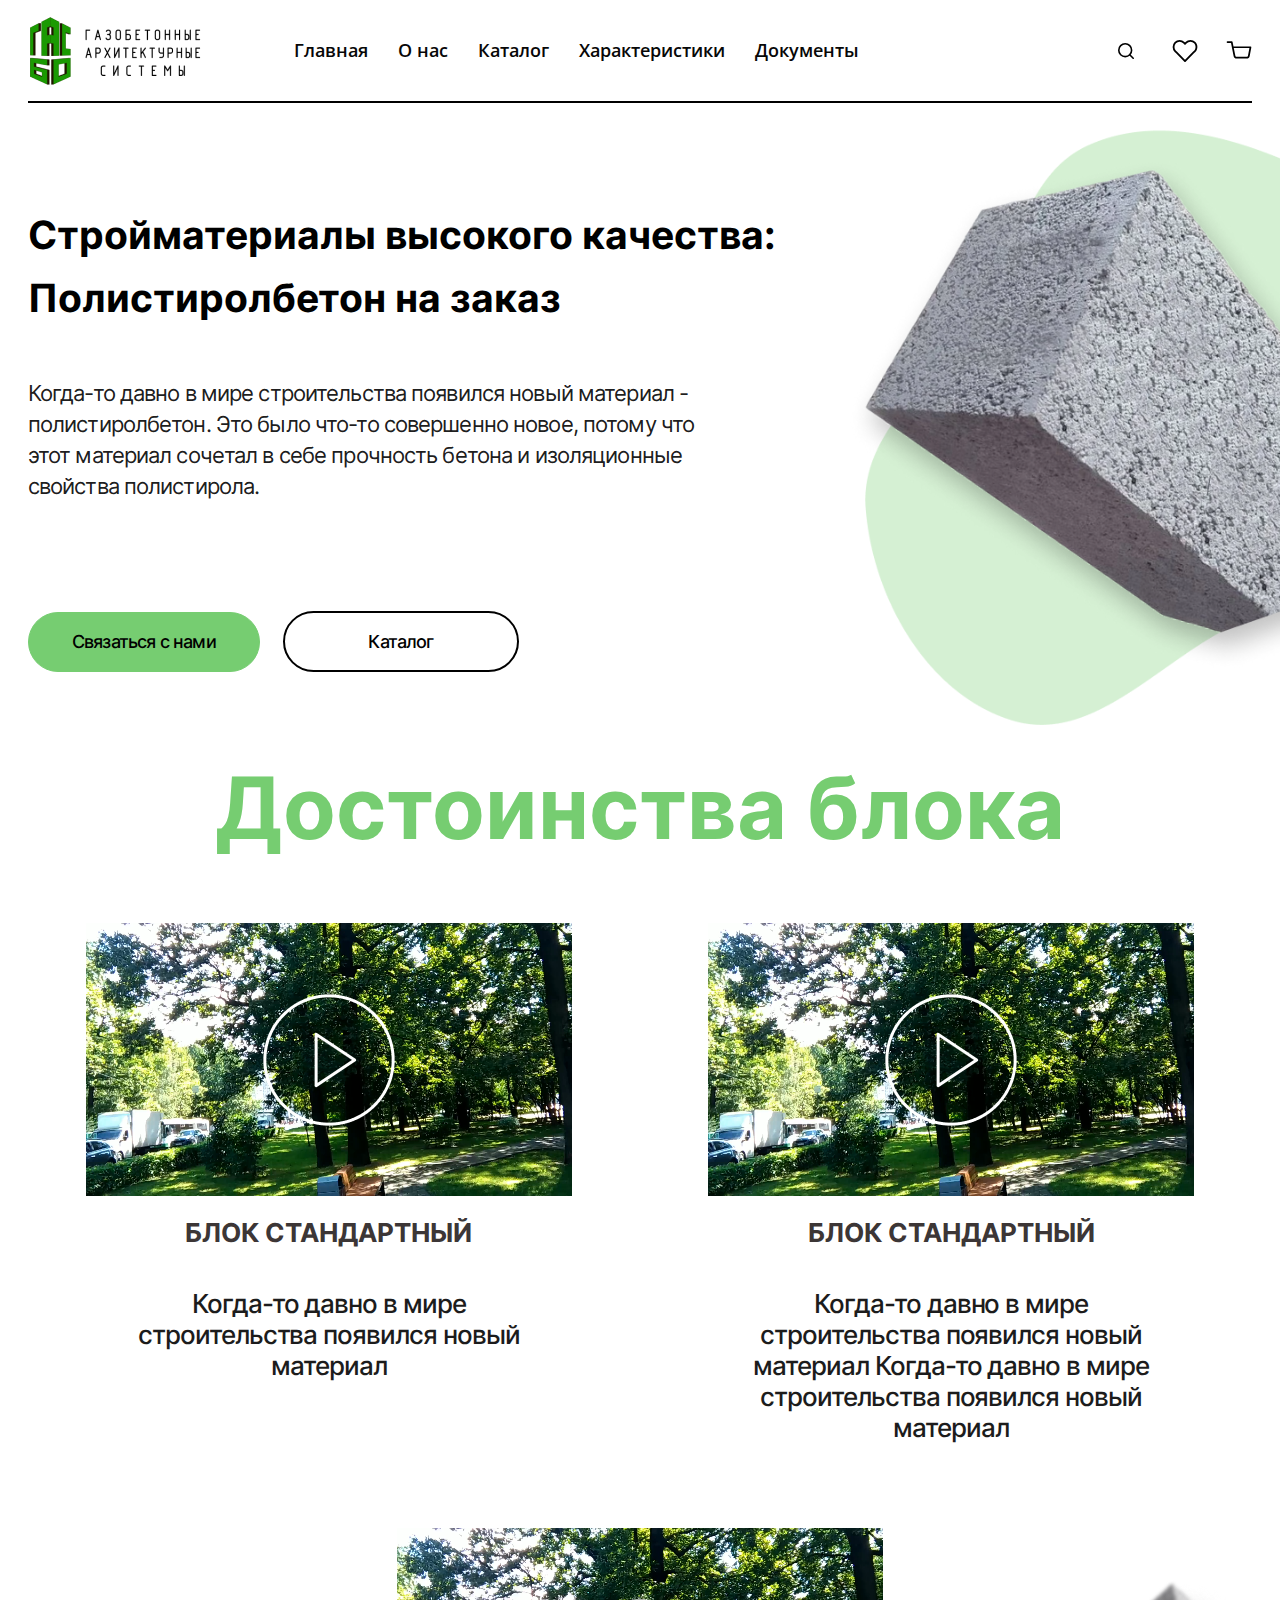
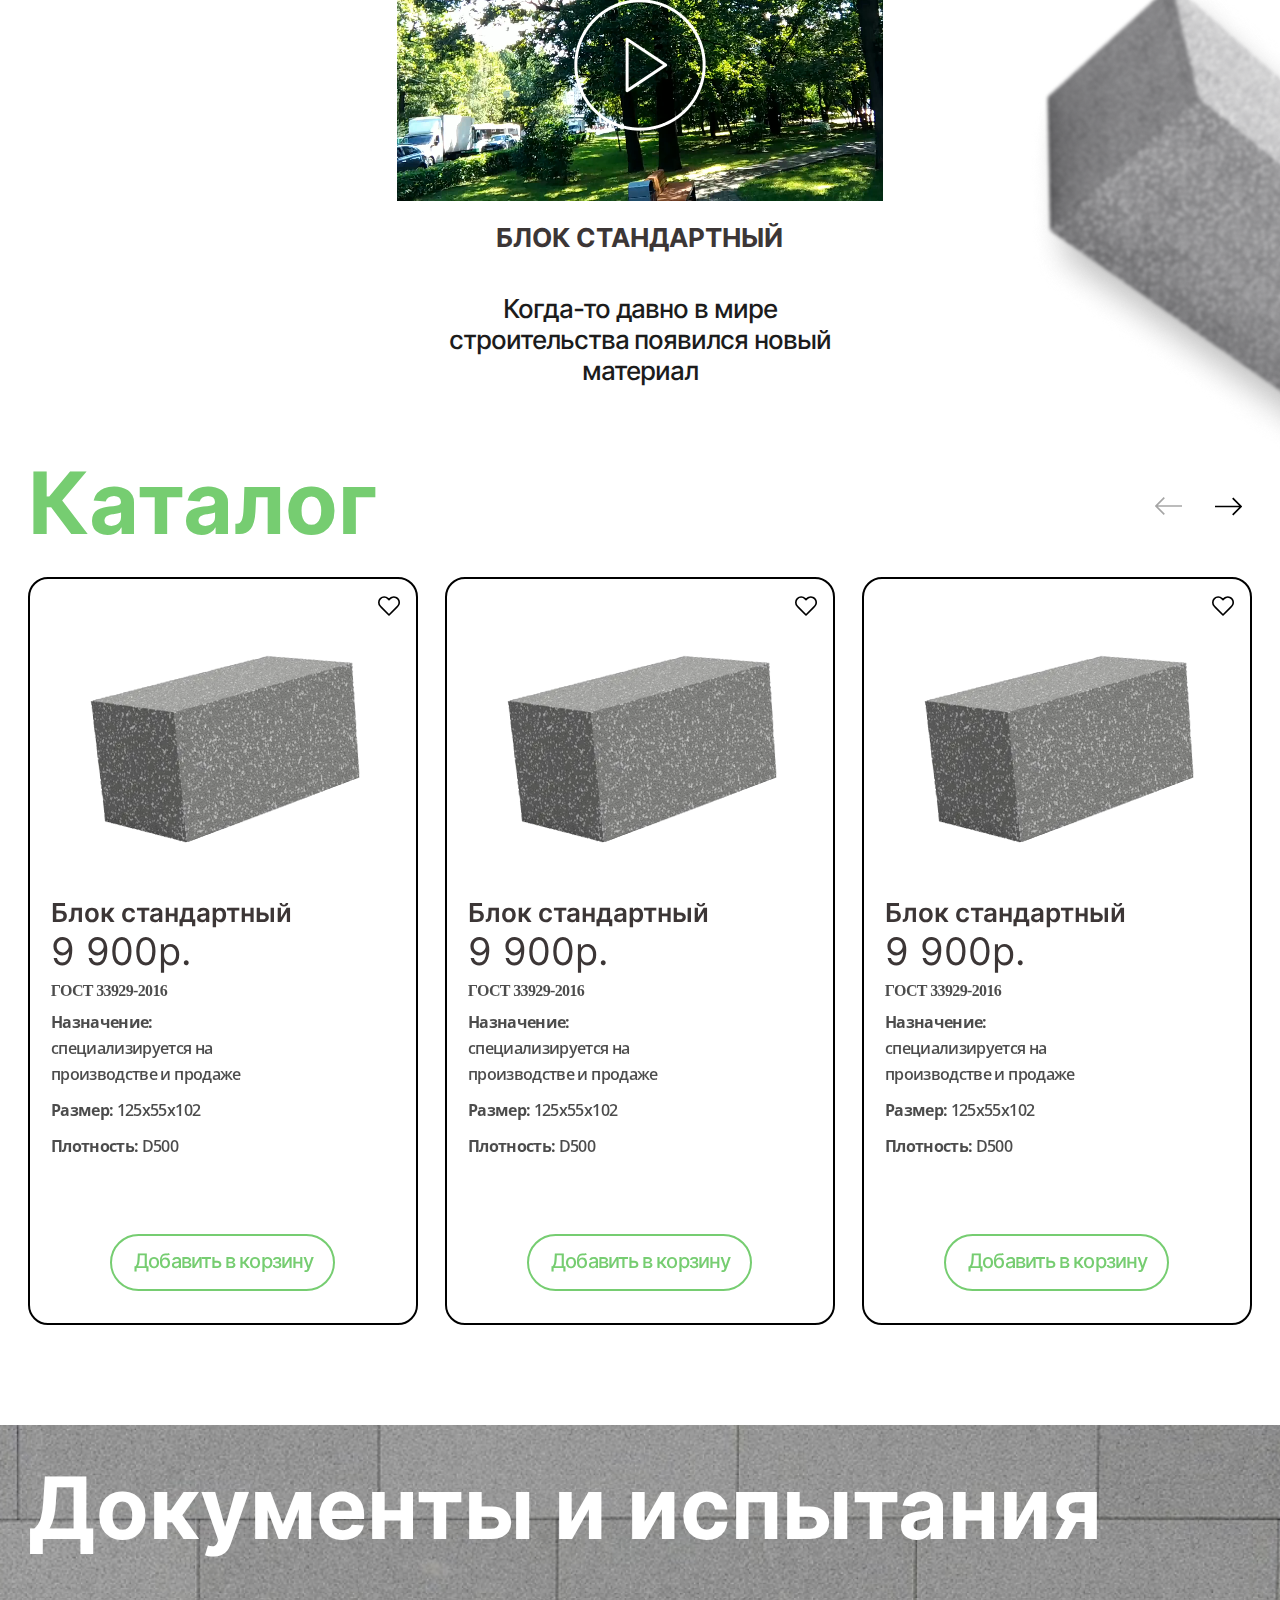
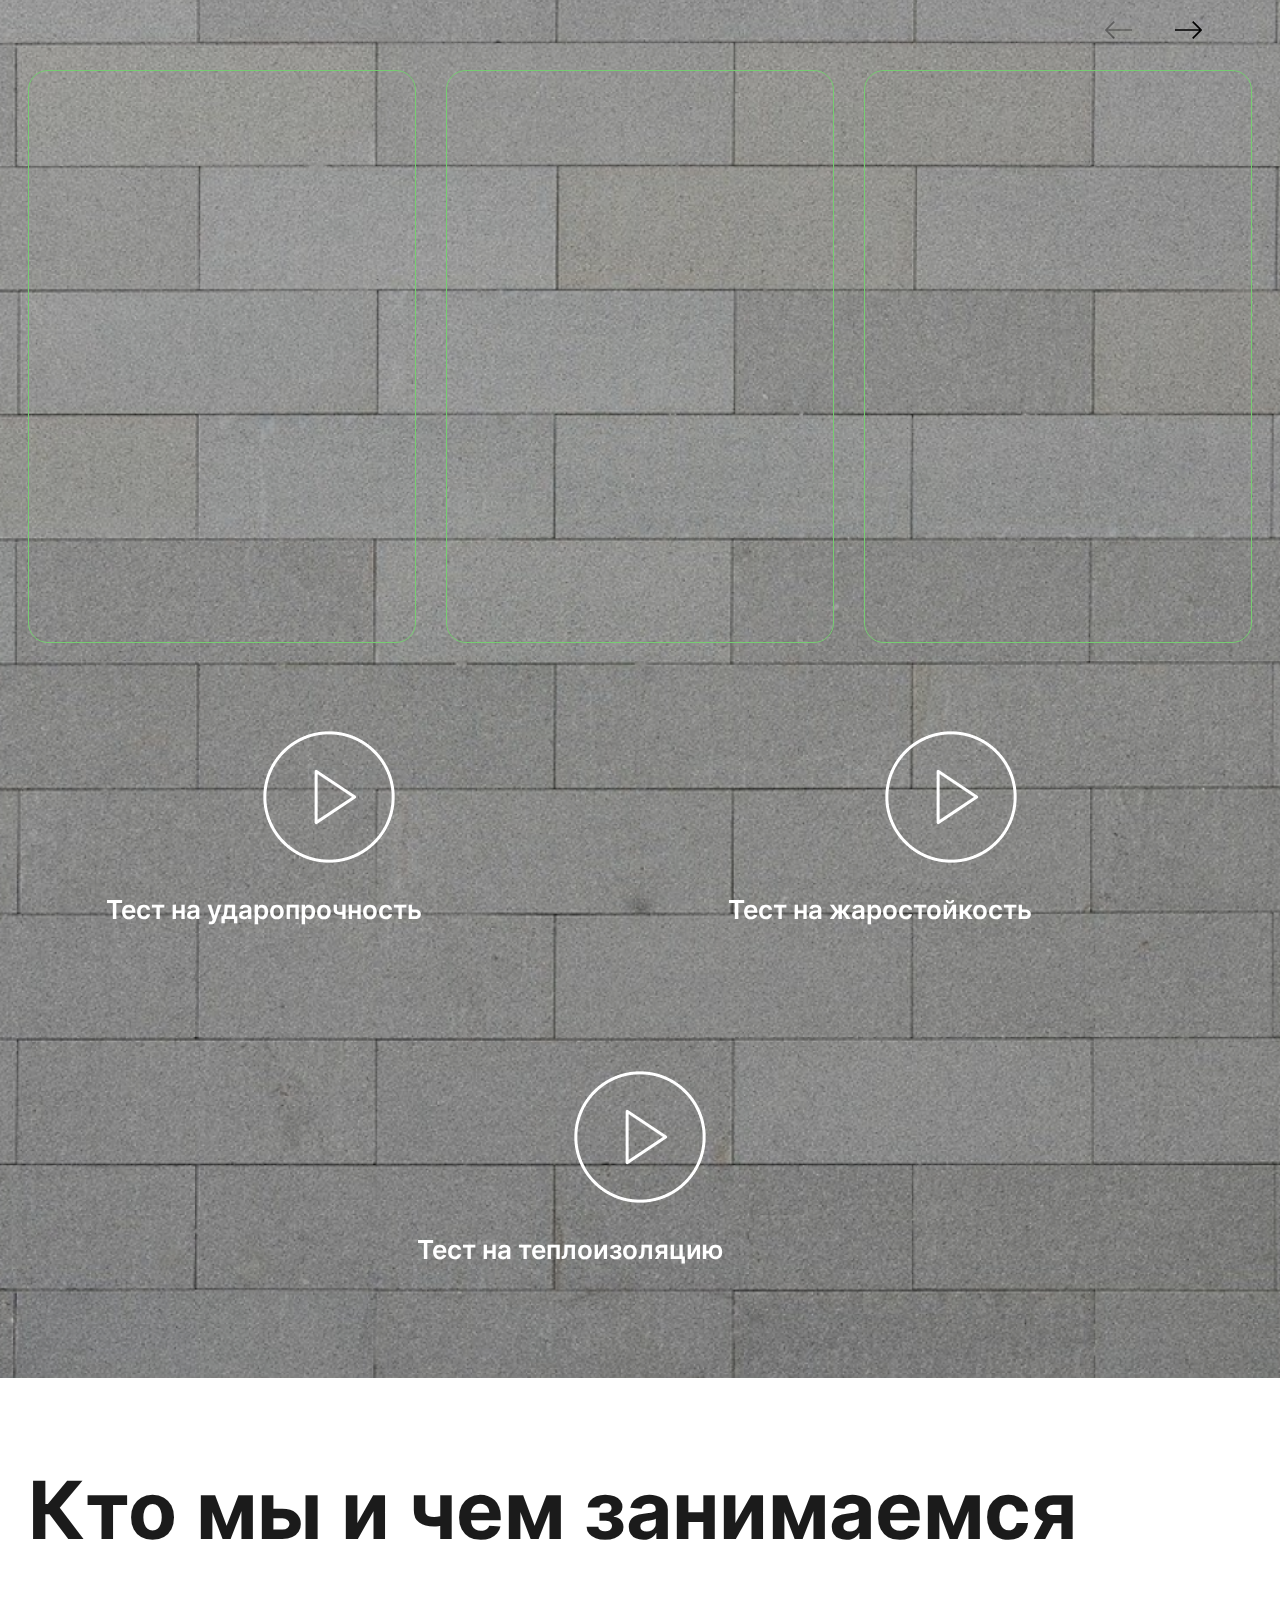
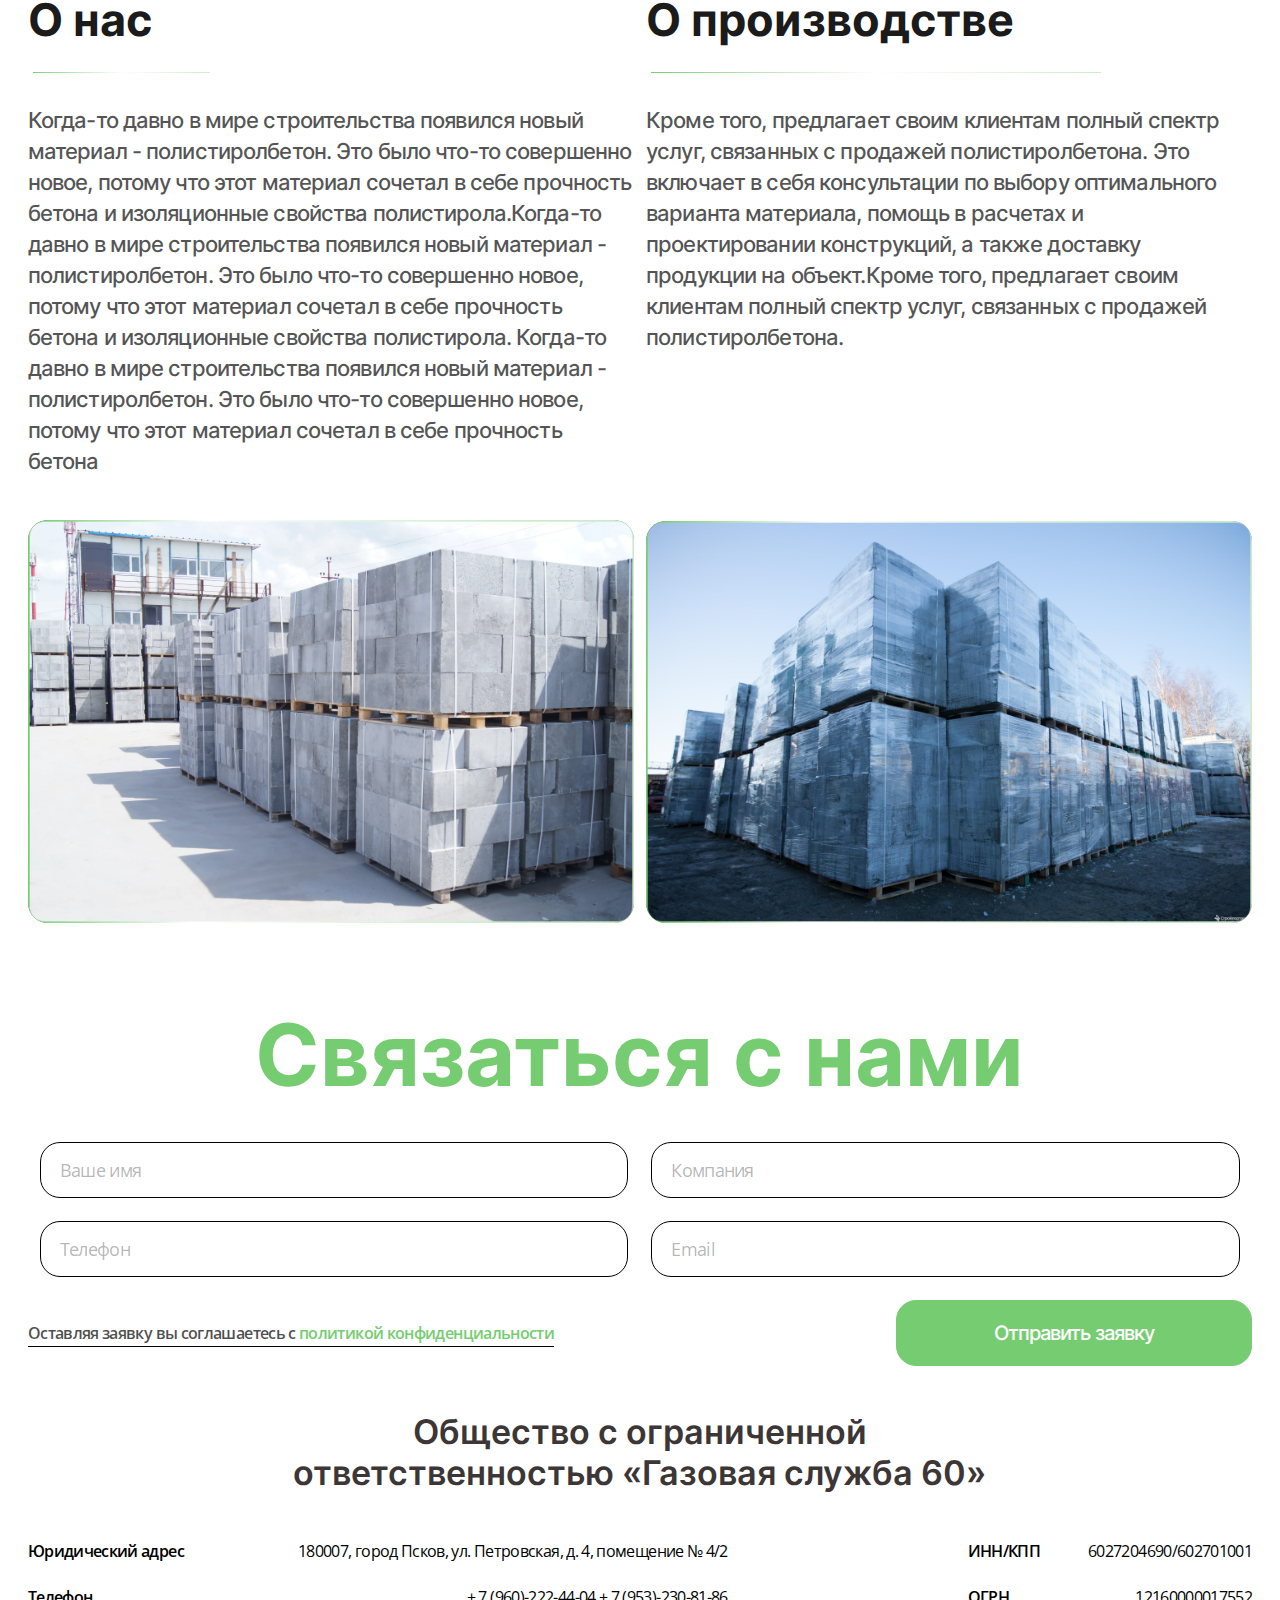
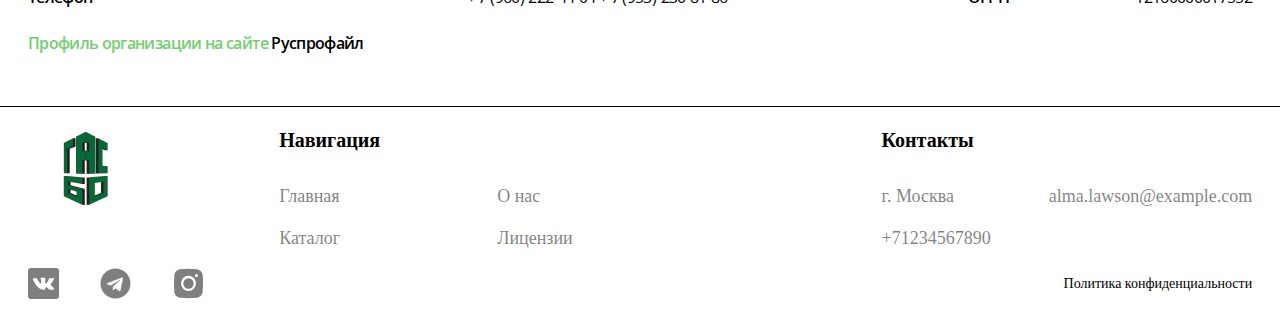
<file: index.html>
<!DOCTYPE html>
<html lang="ru">
<head>
    <meta charset="UTF-8">
    <link rel="stylesheet" href="assets/css/style.min.css">
    
    <!-- Useful meta tags -->
    <meta http-equiv="x-ua-compatible" content="ie=edge">
    <meta name="viewport" content="width=device-width, initial-scale=1, shrink-to-fit=no">
    <meta name="robots" content="index, follow">
    <meta name="google" content="notranslate">
    <meta name="format-detection" content="telephone=no">
    <meta name="description" content="">
    
    <title>Document | Home</title>
</head>
<body>
    <div class="page">
    <svg display="none">
        <symbol id="search" viewBox="0 0 20 20">
    
            <path
                d="M9 17C13.4183 17 17 13.4183 17 9C17 4.58172 13.4183 1 9 1C4.58172 1 1 4.58172 1 9C1 13.4183 4.58172 17 9 17Z"
                 stroke-width="2" stroke-linecap="round" stroke-linejoin="round" />
            <path d="M19.0004 18.9999L14.6504 14.6499"  stroke-width="2" stroke-linecap="round"
                stroke-linejoin="round" />
    
    
        </symbol>
    </svg>
    <svg display="none">
        <symbol id="close" viewBox="0 0 24 24">
    
            <path d="M5 5L19 19M5 19L19 5" stroke-width="2" stroke-linecap="round" stroke-linejoin="round" />
    
    
        </symbol>
    </svg>
    <svg display="none">
        <symbol id="favorites" viewBox="0 0 27 24">
    
            <path
                d="M24.0723 2.94496C23.4614 2.32835 22.7361 1.83921 21.9378 1.50549C21.1396 1.17177 20.2839 1 19.4199 1C18.5558 1 17.7001 1.17177 16.9019 1.50549C16.1036 1.83921 15.3783 2.32835 14.7674 2.94496L13.4997 4.22404L12.2319 2.94496C10.998 1.70004 9.3245 1.00065 7.57951 1.00065C5.83452 1.00065 4.16099 1.70004 2.92709 2.94496C1.6932 4.18988 1 5.87836 1 7.63895C1 9.39954 1.6932 11.088 2.92709 12.3329L4.19485 13.612L13.4997 23L22.8045 13.612L24.0723 12.3329C24.6834 11.7166 25.1682 10.9849 25.499 10.1794C25.8298 9.37403 26 8.51076 26 7.63895C26 6.76714 25.8298 5.90387 25.499 5.09846C25.1682 4.29305 24.6834 3.56128 24.0723 2.94496Z"
                 stroke-width="2" stroke-linecap="round" stroke-linejoin="round" />
        </symbol>
    </svg>
    <svg display="none">
        <symbol id="basket" viewBox="0 0 29 21">
    
            <path d="M1.20801 1.2085H6.04134L9.27967 17.3881C9.39017 17.9444 9.69281 18.4441 10.1346 18.7998C10.5764 19.1554 11.1293 19.3444 11.6963 19.3335H23.4413C24.0084 19.3444 24.5612 19.1554 25.0031 18.7998C25.4449 18.4441 25.7475 17.9444 25.858 17.3881L27.7913 7.25016H7.24967"  stroke-width="2" stroke-linecap="round" stroke-linejoin="round"/>
    
    
        </symbol>
    </svg>
    <header class="header">
        <div class="container container-main">
            <div class="header__inner">
                <a class="header__inner__logo__link" href="./index.html">
                    <div class="header__inner__logo" style="background-image: url(./assets/images/header/Logo.png);"></div>
                    <div class="header__inner__logomobile" style="background-image: url(./assets/images/header/logomobile.png);"></div>
                </a>
    
                <div class="header__inner__burger" id="burger" style="background-image: url(./assets/images/svg/burger.svg);"></div>
    
                <nav class="header__inner__nav">
                    <a href="./index.html" class="header__inner__nav__item">Главная</a>
                    <a href="./index.html#about__us" class="header__inner__nav__item">О нас</a>
                    <a href="./index.html#catalog" class="header__inner__nav__item">Каталог</a>
                    <a href="./index.html#adventages" class="header__inner__nav__item">Характеристики</a>
                    <a href="./index.html#testing" class="header__inner__nav__item">Документы</a>
                </nav>
                <div class="header__inner__widgets" id="widgets">
                    <div class="header__inner__widgets__item">
                        <input type="text" class="header__inner__widgets__search" placeholder="Поиск товара">
                        <svg class="header__inner__widgets__searchicon" id="header__search">
                            <use xlink:href="#search"></use>
                        </svg>
                    </div>
                    
                    <a href="./favourites.html" class="header__inner__widgets__icon">
                        <svg class="header__inner__widgets__favorites">
                            <use xlink:href="#favorites"></use>
                        </svg>
                    </a>
    
                    <a href="./basket.html" class="header__inner__widgets__icon">
                        <svg class="header__inner__widgets__basket">
                            <use xlink:href="#basket"></use>
                        </svg>
                    </a>
                </div>
            </div>
            <div class="menu__burger" id="menu__burger">
                <div class="menu__burger__wrapper">
                    <div class="burger__close">
                        <svg data-close>
                            <use xlink:href="#close"></use>
                        </svg>
                    </div>
                    <nav class="header__inner__nav__burger">
                        <a href="./index.html" class="header__inner__nav__burger__item" data-select>Главная</a>
                        <a href="#about__us" class="header__inner__nav__burger__item" data-select>О нас</a>
                        <a href="#catalog" class="header__inner__nav__burger__item" data-select>Каталог</a>
                        <a href="#adventages" class="header__inner__nav__burger__item" data-select>Характеристики</a>
                        <a href="#testing" class="header__inner__nav__burger__item" data-select>Лицензии</a>
                    </nav>
        
                    <div class="header__inner__nav__burger__widgets">
                        <a href="" >
                            <svg class="header__inner__widgets__burger" data-search="icon">
                                <use xlink:href="#search"></use>
                            </svg>
                        </a>
                        <a href="./favourites.html" >
                            <svg class="header__inner__widgets__burger">
                                <use xlink:href="#favorites"></use>
                            </svg>
                        </a>
        
                        <a href="./basket.html">
                            <svg class="header__inner__widgets__burger">
                                <use xlink:href="#basket"></use>
                            </svg>
                        </a>
                    </div>
                    <input type="text" class="header__inner__burger__widgets__searchblok" placeholder="Поиск товара" data-search="input">
                </div>
            </div> 
        </div>
    </header>    
   
    <main class="main">
        
        
        <svg display="none">
            <symbol id="next" viewBox="0 0 32 32">
        
                <path d="M31.71,15.29l-10-10L20.29,6.71,28.59,15H0v2H28.59l-8.29,8.29,1.41,1.41,10-10A1,1,0,0,0,31.71,15.29Z" />
        
            </symbol>
        </svg>
        <svg display="none">
            <symbol id="prev" viewBox="0 0 32 32">
        
                <path d="M32,15H3.41l8.29-8.29L10.29,5.29l-10,10a1,1,0,0,0,0,1.41l10,10,1.41-1.41L3.41,17H32Z" />
        
        
            </symbol>
        </svg>
        <svg display="none">
            <symbol id="whatsapp" viewBox="0 0 100 100">
        
                <path
                    d="M50 15C30.6816 15 15 30.6816 15 50C15 56.1309 16.607 61.8845 19.3789 66.8965L15.0723 82.4648C14.6718 83.914 16.0854 85.3284 17.5352 84.9258L33.1055 80.6191C38.1181 83.3915 43.8697 85 50 85C69.3184 85 85 69.3184 85 50C85 30.6816 69.3184 15 50 15ZM50 17C68.2376 17 83 31.7624 83 50C83 68.2376 68.2376 83 50 83C44.0648 83 38.5073 81.4269 33.6953 78.6855C33.5808 78.6205 33.4545 78.5788 33.3238 78.5627C33.1931 78.5466 33.0605 78.5565 32.9336 78.5918L17 82.998L21.4082 67.0664C21.4432 66.9394 21.4528 66.8067 21.4364 66.676C21.4199 66.5453 21.3778 66.4191 21.3125 66.3047C18.5721 61.4937 17 55.9352 17 50C17 31.7624 31.7624 17 50 17ZM50 22C34.5418 22 22 34.5418 22 50C22 55.8816 23.8362 61.3301 26.9355 65.8359L24.4082 74.9766C24.3846 75.0618 24.3841 75.1518 24.4066 75.2373C24.4292 75.3229 24.474 75.4009 24.5366 75.4634C24.5991 75.526 24.6771 75.5708 24.7627 75.5934C24.8482 75.6159 24.9382 75.6154 25.0234 75.5918L34.1641 73.0645C38.6704 76.1647 44.1185 78 50 78C65.4582 78 78 65.4582 78 50C78 42.3003 74.8888 35.3216 69.8555 30.2598C69.762 30.1655 69.6349 30.1122 69.5021 30.1117C69.3693 30.1111 69.2417 30.1633 69.1475 30.2568C69.0532 30.3503 68.9999 30.4775 68.9994 30.6102C68.9988 30.743 69.051 30.8706 69.1445 30.9648C73.9992 35.847 77 42.5697 77 50C77 64.9178 64.9178 77 50 77C44.2377 77 38.9059 75.1917 34.5215 72.1172C34.4611 72.075 34.3922 72.0466 34.3196 72.0341C34.247 72.0216 34.1726 72.0253 34.1016 72.0449L25.6074 74.3945L27.957 65.9004C27.9767 65.8294 27.9804 65.7549 27.9679 65.6824C27.9554 65.6098 27.927 65.5408 27.8848 65.4805C24.8103 61.0961 23 55.7633 23 50C23 35.0822 35.0822 23 50 23C52.5537 23 55.0209 23.3625 57.3633 24.0254C57.4265 24.0433 57.4926 24.0487 57.5579 24.0411C57.6232 24.0335 57.6864 24.0131 57.7438 23.9811C57.8012 23.949 57.8517 23.906 57.8925 23.8545C57.9333 23.803 57.9635 23.7439 57.9814 23.6807C57.9994 23.6174 58.0047 23.5513 57.9971 23.486C57.9895 23.4207 57.9691 23.3576 57.9371 23.3002C57.9051 23.2428 57.8621 23.1923 57.8106 23.1515C57.759 23.1107 57.6999 23.0805 57.6367 23.0625C55.2091 22.3754 52.6483 22 50 22ZM60.4961 24.0781C60.3804 24.0785 60.2684 24.1191 60.1792 24.1928C60.09 24.2666 60.0292 24.369 60.007 24.4826C59.9849 24.5962 60.0029 24.7139 60.0579 24.8158C60.1129 24.9176 60.2015 24.9972 60.3086 25.041C61.323 25.4609 62.3046 25.9429 63.2539 26.4785C63.3111 26.5149 63.3752 26.5392 63.4421 26.55C63.509 26.5608 63.5774 26.5579 63.6432 26.5415C63.709 26.5251 63.7707 26.4954 63.8247 26.4544C63.8786 26.4134 63.9237 26.3618 63.9571 26.3028C63.9905 26.2438 64.0115 26.1786 64.019 26.1112C64.0264 26.0439 64.0201 25.9757 64.0003 25.9108C63.9806 25.846 63.9479 25.7858 63.9042 25.734C63.8605 25.6822 63.8067 25.6398 63.7461 25.6094C62.7634 25.055 61.745 24.5533 60.6914 24.1172C60.6296 24.0912 60.5632 24.0779 60.4961 24.0781ZM65.502 26.7812C65.3942 26.78 65.2889 26.8137 65.2017 26.8771C65.1146 26.9406 65.0503 27.0306 65.0185 27.1336C64.9867 27.2366 64.9889 27.3471 65.025 27.4487C65.0611 27.5502 65.1291 27.6374 65.2188 27.6973C65.8961 28.1603 66.5521 28.6522 67.1816 29.1719C67.2839 29.2563 67.4156 29.2966 67.5476 29.284C67.6797 29.2714 67.8013 29.2068 67.8857 29.1045C67.9702 29.0022 68.0105 28.8705 67.9979 28.7385C67.9852 28.6064 67.9207 28.4848 67.8184 28.4004C67.1639 27.8601 66.4819 27.352 65.7812 26.873C65.6995 26.8152 65.6021 26.7832 65.502 26.7812ZM38.5059 34.0078C37.8453 34.0078 36.8243 34.26 35.9785 35.1992C35.2711 35.9727 32.998 38.1737 32.998 42.3965C32.998 46.6798 36.023 50.6636 36.4121 51.1953L36.4141 51.1992L36.416 51.2012C36.4304 51.2203 36.5757 51.4388 36.7754 51.7344C36.9751 52.03 37.2482 52.427 37.5898 52.8984C38.2731 53.8412 39.231 55.0814 40.4395 56.4102C42.8563 59.0677 46.2705 62.0864 50.5 63.7773V63.7793C53.9509 65.1558 56.0495 65.7179 57.5039 65.916C58.9583 66.1141 59.7747 65.9344 60.4707 65.8711H60.4727C61.3872 65.784 62.595 65.256 63.7461 64.502C64.8972 63.7479 65.9732 62.7807 66.3789 61.625C66.7313 60.6247 66.9095 59.6971 66.9727 58.959C67.0042 58.5899 67.0066 58.268 66.9863 58C66.9661 57.732 66.9529 57.5363 66.8164 57.3008H66.8145C66.6373 56.9967 66.3695 56.822 66.0781 56.6602C65.7872 56.4985 65.4498 56.3455 65.0527 56.1445H65.0508C64.6379 55.9337 63.4426 55.3353 62.248 54.752C61.0529 54.1683 59.9159 53.6185 59.4492 53.4453H59.4473C59.0645 53.3055 58.68 53.164 58.2305 53.2168C57.781 53.2696 57.353 53.5686 57.0332 54.0527C56.5441 54.7932 54.9635 56.688 54.5 57.2227V57.2246H54.498C54.3071 57.4453 54.1968 57.5011 54.0645 57.5176C53.9321 57.534 53.7053 57.4936 53.3418 57.3125L53.3457 57.3164C52.8732 57.0752 52.069 56.7791 50.9551 56.1758C49.8412 55.5724 48.4479 54.6785 46.9297 53.3066C44.5853 51.1886 42.97 48.5381 42.5078 47.7344V47.7324C42.3224 47.4127 42.3425 47.294 42.3906 47.1621C42.4383 47.0314 42.5831 46.8597 42.7812 46.6582L42.7852 46.6543C43.2007 46.2401 43.6423 45.6466 44.0332 45.1855L44.0352 45.1836V45.1816C44.4748 44.6542 44.6417 44.2507 44.9082 43.7168L44.9102 43.7148V43.7129C45.2559 43.0021 45.0735 42.306 44.8438 41.834C44.819 41.7819 44.6724 41.427 44.4863 40.9648C44.2998 40.5014 44.0596 39.9035 43.8047 39.2676C43.2948 37.9958 42.7224 36.5764 42.3535 35.7461C42.0237 35.0002 41.6479 34.5479 41.2227 34.2988C40.7988 34.0506 40.3783 34.0374 40.0859 34.0273H40.082C39.592 34.0068 39.0465 34.0078 38.5059 34.0078ZM38.5059 35.0078C39.0479 35.0078 39.5839 35.008 40.043 35.0273H40.0449H40.0469C40.3365 35.0373 40.5235 35.0489 40.7168 35.1621C40.9101 35.2753 41.1613 35.5213 41.4395 36.1504V36.1523C41.7926 36.9471 42.3679 38.3709 42.877 39.6406C43.1315 40.2755 43.371 40.872 43.5586 41.3379C43.7462 41.8038 43.8685 42.1106 43.9434 42.2676V42.2695L43.9453 42.2715C44.1176 42.6255 44.2 42.8882 44.0117 43.2754C43.7321 43.8361 43.6288 44.1077 43.2676 44.541L43.2715 44.5391C42.8495 45.0367 42.3956 45.6315 42.0762 45.9492L42.0742 45.9512L42.0723 45.9531C41.8661 46.1623 41.597 46.4207 41.4512 46.8203C41.3053 47.22 41.353 47.7351 41.6426 48.2344C42.1312 49.084 43.7793 51.8079 46.2598 54.0488C47.843 55.4792 49.308 56.4207 50.4785 57.0547C51.6494 57.6889 52.5561 58.0353 52.8926 58.207H52.8945L52.8965 58.209C53.348 58.4339 53.7633 58.5625 54.1875 58.5098C54.6111 58.4571 54.97 58.2066 55.2539 57.8789C55.7405 57.3176 57.2763 55.501 57.8691 54.6035C58.0904 54.2686 58.2035 54.2257 58.3457 54.209C58.4879 54.1923 58.7442 54.2535 59.1035 54.3848C59.3873 54.4903 60.6198 55.0698 61.8086 55.6504C62.9984 56.2315 64.2009 56.8326 64.5977 57.0352H64.5996C65.0177 57.2468 65.3585 57.4036 65.5918 57.5332C65.8251 57.6628 65.9273 57.7618 65.9512 57.8027C65.9147 57.7397 65.9753 57.8787 65.9902 58.0762C66.0051 58.2737 66.0024 58.548 65.9746 58.873C65.919 59.5232 65.7581 60.3773 65.4355 61.293C65.1662 62.0603 64.2476 62.9793 63.1992 63.666C62.1508 64.3528 60.9553 64.8201 60.3789 64.875C59.5917 64.9468 58.9676 65.1048 57.6387 64.9238C56.3088 64.7427 54.2792 64.2091 50.8711 62.8496C46.8515 61.2426 43.5341 58.3272 41.1797 55.7383C40.0025 54.4438 39.0653 53.2326 38.3984 52.3125C38.065 51.8524 37.7993 51.4656 37.6035 51.1758C37.4077 50.8859 37.3024 50.716 37.2148 50.5996C36.7974 50.0291 33.998 46.1952 33.998 42.3965C33.998 38.5192 35.9262 36.7375 36.7168 35.873V35.8711H36.7188C37.3563 35.1613 38.0973 35.0078 38.5059 35.0078Z" />
            </symbol>
        </svg>
        <svg display="none">
            <symbol id="telegram" viewBox="0 0 100 100">
        
                <path
                    d="M50 14C30.1296 14 14 30.1296 14 50C14 69.8704 30.1296 86 50 86C69.8704 86 86 69.8704 86 50C86 30.1296 69.8704 14 50 14ZM50 16C68.7895 16 84 31.2105 84 50C84 68.7895 68.7895 84 50 84C31.2105 84 16 68.7895 16 50C16 31.2105 31.2105 16 50 16ZM50 19C32.8848 19 19 32.8848 19 50C19 67.1152 32.8848 81 50 81C67.1152 81 81 67.1152 81 50C81 40.9044 77.0791 32.7168 70.8359 27.0469C70.7877 27.0005 70.7307 26.9643 70.6683 26.9403C70.6058 26.9164 70.5392 26.9052 70.4723 26.9075C70.4055 26.9098 70.3398 26.9254 70.2791 26.9536C70.2184 26.9817 70.164 27.0217 70.119 27.0712C70.0741 27.1207 70.0395 27.1788 70.0174 27.2419C69.9953 27.305 69.986 27.3719 69.9902 27.4387C69.9944 27.5054 70.012 27.5707 70.0418 27.6305C70.0717 27.6904 70.1133 27.7436 70.1641 27.7871C76.2069 33.2752 80 41.1916 80 50C80 66.5748 66.5748 80 50 80C33.4252 80 20 66.5748 20 50C20 33.4252 33.4252 20 50 20C53.6307 20 57.1081 20.6459 60.3281 21.8262C60.3898 21.8488 60.4553 21.859 60.521 21.8562C60.5866 21.8535 60.6511 21.8378 60.7106 21.8102C60.7702 21.7825 60.8238 21.7434 60.8682 21.695C60.9127 21.6467 60.9472 21.59 60.9698 21.5283C60.9924 21.4667 61.0026 21.4011 60.9998 21.3355C60.997 21.2699 60.9814 21.2054 60.9537 21.1458C60.9261 21.0862 60.8869 21.0327 60.8386 20.9882C60.7902 20.9438 60.7336 20.9093 60.6719 20.8867C57.3439 19.6669 53.7493 19 50 19ZM63.4805 22.1406C63.3681 22.1434 63.26 22.1839 63.1735 22.2557C63.087 22.3274 63.0272 22.4262 63.0037 22.5361C62.9803 22.646 62.9945 22.7606 63.0441 22.8614C63.0938 22.9622 63.1759 23.0434 63.2773 23.0918C63.9471 23.4232 64.6045 23.7793 65.2461 24.1582C65.3027 24.1932 65.3657 24.2165 65.4315 24.2269C65.4972 24.2372 65.5644 24.2343 65.629 24.2183C65.6936 24.2024 65.7543 24.1737 65.8077 24.1339C65.8611 24.0942 65.906 24.0442 65.9398 23.9868C65.9736 23.9295 65.9956 23.866 66.0046 23.8001C66.0135 23.7341 66.0092 23.667 65.9919 23.6028C65.9746 23.5385 65.9446 23.4784 65.9037 23.4258C65.8629 23.3733 65.8119 23.3295 65.7539 23.2969C65.0915 22.9057 64.4149 22.5379 63.7227 22.1953C63.6478 22.157 63.5645 22.1382 63.4805 22.1406ZM67.5078 24.5117C67.4909 24.5115 67.4739 24.5122 67.457 24.5137C67.3536 24.5214 67.2551 24.5611 67.1752 24.6273C67.0953 24.6934 67.0379 24.7828 67.0111 24.883C66.9843 24.9833 66.9893 25.0893 67.0255 25.1866C67.0616 25.2838 67.1271 25.3674 67.2129 25.4258C67.5456 25.6591 67.8732 25.9 68.1953 26.1465C68.2475 26.1865 68.3071 26.2158 68.3706 26.2328C68.4341 26.2498 68.5004 26.2542 68.5656 26.2455C68.6308 26.2369 68.6937 26.2156 68.7506 26.1826C68.8076 26.1497 68.8575 26.1059 68.8975 26.0537C68.9375 26.0015 68.9668 25.942 68.9838 25.8784C69.0008 25.8149 69.0051 25.7486 68.9965 25.6834C68.9879 25.6182 68.9665 25.5554 68.9336 25.4984C68.9007 25.4415 68.8569 25.3916 68.8047 25.3516C68.4708 25.096 68.1304 24.8481 67.7871 24.6074C67.7058 24.5481 67.6084 24.5148 67.5078 24.5117ZM64.375 34C63.4761 34 62.6014 34.4132 62.5996 34.4141L29.75 47.7129C29.7026 47.7286 29.3401 47.8517 28.9414 48.1172C28.5161 48.4004 28 48.8911 28 49.627C28 50.4132 28.4807 50.9651 28.9043 51.2695C29.3279 51.574 29.75 51.6973 29.75 51.6973C29.7539 51.698 29.7578 51.6986 29.7617 51.6992L37.3633 53.7617C37.442 53.982 38.3004 56.3822 39.2461 59.0254C39.7402 60.4063 40.2372 61.7918 40.6152 62.8457C40.8043 63.3727 40.9634 63.8164 41.0781 64.1348C41.1355 64.2939 41.1816 64.4221 41.2148 64.5137C41.2481 64.6053 41.2544 64.6287 41.2793 64.6895C41.4806 65.182 41.6627 65.4672 41.8379 65.6523C41.9255 65.7449 42.0142 65.8116 42.0996 65.8574C42.1206 65.8687 42.1401 65.8742 42.1602 65.8828C42.1634 65.8848 42.1666 65.8868 42.1699 65.8887C42.1732 65.8902 42.1764 65.891 42.1797 65.8926C42.1937 65.8981 42.2088 65.9059 42.2227 65.9102C42.2395 65.9153 42.2493 65.9159 42.2695 65.9199C42.4305 65.9776 42.5932 66.0037 42.7422 65.9941C43.2267 65.9744 43.5664 65.707 43.5664 65.707C43.5772 65.6984 43.5876 65.6892 43.5977 65.6797L48.5508 61.1035L56.0391 67.4395C56.0391 67.4395 56.2231 67.6046 56.5059 67.7383C56.7886 67.872 57.2018 68 57.7266 68C58.6997 68 59.3573 67.5646 59.7051 67.123C60.0528 66.6815 60.1348 66.2148 60.1348 66.2148V66.2227C60.1348 66.2227 61.5808 58.7268 63.0332 51.1973C63.7594 47.4325 64.487 43.6596 65.0352 40.8105C65.3092 39.386 65.5392 38.1917 65.7012 37.3457C65.7821 36.9227 65.8461 36.5866 65.8906 36.3516C65.9129 36.2341 65.9311 36.1418 65.9434 36.0762C65.9556 36.0105 65.957 36.0149 65.9668 35.9434C65.986 35.8043 66 35.6541 66 35.5C66 35.0542 65.8026 34.6457 65.4941 34.3848C65.1857 34.1238 64.7875 34 64.375 34ZM64.375 35C64.5875 35 64.7518 35.0637 64.8496 35.1465C64.9474 35.2293 65 35.3208 65 35.5C65 35.5879 64.9913 35.6997 64.9766 35.8066C64.9841 35.752 64.9709 35.8309 64.959 35.8945C64.9471 35.9582 64.9304 36.0491 64.9082 36.166C64.8639 36.3999 64.7997 36.7355 64.7188 37.1582C64.5569 38.0036 64.3287 39.1967 64.0547 40.6211C63.5066 43.4698 62.7789 47.2431 62.0527 51.0078C60.6004 58.5372 59.1523 66.0332 59.1523 66.0332C59.1517 66.0358 59.151 66.0384 59.1504 66.041C59.1504 66.041 59.1124 66.2595 58.9199 66.5039C58.7275 66.7484 58.4264 67 57.7266 67C57.3613 67 57.1013 66.9152 56.9336 66.8359C56.7659 66.7566 56.7207 66.709 56.7207 66.709C56.715 66.703 56.7091 66.6971 56.7031 66.6914L44.6191 56.4648L59.541 42.2734L59.502 42.3066C59.8304 42.0538 60 41.668 60 41.2852V41.2832C59.9984 41.0159 59.9138 40.7422 59.7402 40.5117C59.4974 40.1853 59.1195 40.0022 58.7383 40H58.7363C58.4608 39.9987 58.184 40.0915 57.9551 40.2676L57.9961 40.2383L37.7461 52.7715L37.998 52.9141C37.9611 52.8936 37.9217 52.8778 37.8809 52.8672L30.0273 50.7363L30.0234 50.7344C30.0143 50.7316 29.756 50.6514 29.4883 50.459C29.2159 50.2632 29 50.0197 29 49.627C29 49.3778 29.2024 49.1448 29.4961 48.9492C29.7898 48.7537 30.0918 48.6523 30.0918 48.6523C30.103 48.6488 30.1141 48.6449 30.125 48.6406L62.9883 35.3359C62.9929 35.3341 62.9974 35.3321 63.002 35.3301C63.002 35.3301 63.8149 35 64.375 35ZM58.7324 41C58.8086 41.0003 58.8807 41.0303 58.9395 41.1094L58.9414 41.1113C58.9796 41.1616 58.9992 41.2226 59 41.2871C58.9995 41.3755 58.9617 41.4609 58.8906 41.5156C58.877 41.526 58.864 41.5371 58.8516 41.5488L43.5254 56.125C43.4463 56.2006 43.3941 56.3001 43.377 56.4082H43.373L42.1074 64.043C42.0801 63.9675 42.0551 63.9011 42.0176 63.7969C41.9032 63.4794 41.7436 63.0345 41.5547 62.5078C41.1768 61.4544 40.6815 60.0682 40.1875 58.6875C39.2675 56.1162 38.4767 53.9074 38.3555 53.5684L58.5234 41.0879C58.5376 41.0788 58.5513 41.069 58.5645 41.0586C58.621 41.0151 58.6786 40.9997 58.7324 41ZM44.2168 57.4355L47.7812 60.4531L42.9824 64.8867L44.2168 57.4355Z" />
            </symbol>
        </svg>
        
        <section class="hero">
            <div class="container container-main">
                <div class="hero__inner">
                    <div class="hero__inner__left">
                        <h1 class="hero__inner__left__title">Стройматериалы высокого качества: Полистиролбетон на заказ</h1>
                        <img class="hero__inner__img__mobile" src="./assets/images/hero/heroimg.png" alt="hero">
                        <span class="hero__inner__left__text">Когда-то давно в мире строительства появился новый материал -
                            полистиролбетон. Это было что-то совершенно новое, потому что этот материал сочетал в себе прочность
                            бетона и изоляционные свойства полистирола.</span>
                        <div class="hero__inner__left__buttons">
                            <button class="hero__inner__left__buttons__button hero__inner__left__buttons__button__accent"
                                data-modal>Связаться
                                с нами</button>
                            <a href="#catalog" class="hero__inner__left__buttons__button">Каталог</a>
                        </div>
                    </div>
        
                    <div class="hero__inner__right">
                        <div class="hero__inner__right__img" style="background-image: url(./assets/images/hero/heroimg.png);">
                        </div>
                    </div>
                </div>
            </div>
        </section>
        
        <section class="adventages" id="adventages">
            <div class="container container-main">
                <div class="adventages__inner">
                    <h1 class="adventages__inner__title">Достоинства блока</h1>
                    <div class="adventages__inner__row">
                        <div class="adventages__inner__row__item">
                            <div class="adventages__video__container">
                                <video class="adventages__inner__row__item__video" src="./assets/images/video/sample-5s.mp4"
                                    data-play></video>
                                <img class="adventages__inner__row__item__video__bg" src="./assets/images/adventages/play.png"
                                    alt="play">
                            </div>
                            <h5 class="adventages__inner__row__item__title">Блок стандартный</h5>
                            <span class="adventages__inner__row__item__text">Когда-то давно в мире строительства появился новый
                                материал </span>
                        </div>
        
                        <div class="adventages__inner__row__item">
                            <div class="adventages__video__container">
                                <video class="adventages__inner__row__item__video" src="./assets/images/video/sample-5s.mp4"
                                    data-play></video>
                                <img class="adventages__inner__row__item__video__bg" src="./assets/images/adventages/play.png"
                                    alt="play">
                            </div>
                            <h5 class="adventages__inner__row__item__title">Блок стандартный</h5>
                            <span class="adventages__inner__row__item__text">Когда-то давно в мире строительства появился новый
                                материал Когда-то давно в мире строительства появился новый материал</span>
                        </div>
        
                        <div class="adventages__inner__row__item">
                            <div class="adventages__video__container">
                                <video class="adventages__inner__row__item__video" src="./assets/images/video/sample-5s.mp4"
                                    data-play></video>
                                <img class="adventages__inner__row__item__video__bg" src="./assets/images/adventages/play.png"
                                    alt="play">
                            </div>
                            <h5 class="adventages__inner__row__item__title">Блок стандартный</h5>
                            <span class="adventages__inner__row__item__text">Когда-то давно в мире строительства появился новый
                                материал </span>
                        </div>
                    </div>
                    <div class="adventages__inner__img" style="background-image: url(./assets/images/adventages/imgright.png);">
                    </div>
                </div>
            </div>
        </section>
        <section class="catalog" id="catalog">
            <div class="container container-main">
                <div class="catalog__inner">
                    <h1 class="catalog__inner__title">Каталог</h1>
                    <!-- Slider main container -->
                    <div class="swiper swiper__catalog">
                        <!-- Additional required wrapper -->
                        <div class="swiper-wrapper">
                            <!-- Slides -->
        
                            <div class="swiper-slide swiper-slide-catalog">
                                <div class="swiper__slide__inner">
                                    <svg class="header__inner__widgets__favorites swiper__slide__inner__favourites" data-heart>
                                        <use xlink:href="#favorites"></use>
                                    </svg>
                                    <a href="./products.html"><img class="swiper__slide__inner__image" src="./assets/images/catalog/Catalog.png"
                                        alt="block"></a>
                                    <a href="./products.html"><h5 class="swiper__slide__inner__title">Блок стандартный</h5></a>
                                    <span class="swiper__slide__inner__price">9 900р.</span>
                                    <span class="swiper__slide__inner__info">ГОСТ 33929-2016</span>
        
        
                                    <div class="swiper__slide__inner__list"><b>Назначение:</b> специализируется на производстве
                                        и продаже</div>
                                    <div class="swiper__slide__inner__list"><b>Размер:</b> 125х55х102</div>
                                    <div class="swiper__slide__inner__list swiper__slide__inner__list-last"><b>Плотность:</b>
                                        D500</div>
        
                                    <button class="swiper__slide__inner__addbasket" type="button">Добавить в корзину</button>
                                </div>
                            </div>
                            <div class="swiper-slide swiper-slide-catalog">
                                <div class="swiper__slide__inner">
                                    <svg class="header__inner__widgets__favorites swiper__slide__inner__favourites" data-heart>
                                        <use xlink:href="#favorites"></use>
                                    </svg>
                                    <a href="./products.html"><img class="swiper__slide__inner__image" src="./assets/images/catalog/Catalog.png"
                                        alt="block"></a>
                                    <a href="./products.html"><h5 class="swiper__slide__inner__title">Блок стандартный</h5></a>
                                    <span class="swiper__slide__inner__price">9 900р.</span>
                                    <span class="swiper__slide__inner__info">ГОСТ 33929-2016</span>
        
        
                                    <div class="swiper__slide__inner__list"><b>Назначение:</b> специализируется на производстве
                                        и продаже</div>
                                    <div class="swiper__slide__inner__list"><b>Размер:</b> 125х55х102</div>
                                    <div class="swiper__slide__inner__list swiper__slide__inner__list-last"><b>Плотность:</b>
                                        D500</div>
        
                                    <button class="swiper__slide__inner__addbasket" type="button">Добавить в корзину</button>
                                </div>
                            </div>
                            <div class="swiper-slide swiper-slide-catalog">
                                <div class="swiper__slide__inner">
                                    <svg class="header__inner__widgets__favorites swiper__slide__inner__favourites" data-heart>
                                        <use xlink:href="#favorites"></use>
                                    </svg>
                                    <a href="./products.html"><img class="swiper__slide__inner__image" src="./assets/images/catalog/Catalog.png"
                                        alt="block"></a>
                                    <a href="./products.html"><h5 class="swiper__slide__inner__title">Блок стандартный</h5></a>
                                    <span class="swiper__slide__inner__price">9 900р.</span>
                                    <span class="swiper__slide__inner__info">ГОСТ 33929-2016</span>
        
        
                                    <div class="swiper__slide__inner__list"><b>Назначение:</b> специализируется на производстве
                                        и продаже</div>
                                    <div class="swiper__slide__inner__list"><b>Размер:</b> 125х55х102</div>
                                    <div class="swiper__slide__inner__list swiper__slide__inner__list-last"><b>Плотность:</b>
                                        D500</div>
        
                                    <button class="swiper__slide__inner__addbasket" type="button">Добавить в корзину</button>
                                </div>
                            </div>
                            <div class="swiper-slide swiper-slide-catalog">
                                <div class="swiper__slide__inner">
                                    <svg class="header__inner__widgets__favorites swiper__slide__inner__favourites" data-heart>
                                        <use xlink:href="#favorites"></use>
                                    </svg>
                                    <a href="./products.html"><img class="swiper__slide__inner__image" src="./assets/images/catalog/Catalog.png"
                                        alt="block"></a>
                                    <a href="./products.html"><h5 class="swiper__slide__inner__title">Блок стандартный</h5></a>
                                    <span class="swiper__slide__inner__price">9 900р.</span>
                                    <span class="swiper__slide__inner__info">ГОСТ 33929-2016</span>
        
        
                                    <div class="swiper__slide__inner__list"><b>Назначение:</b> специализируется на производстве
                                        и продаже</div>
                                    <div class="swiper__slide__inner__list"><b>Размер:</b> 125х55х102</div>
                                    <div class="swiper__slide__inner__list swiper__slide__inner__list-last"><b>Плотность:</b>
                                        D500</div>
        
                                    <button class="swiper__slide__inner__addbasket" type="button">Добавить в корзину</button>
                                </div>
                            </div>
                            <div class="swiper-slide">
                                <div class="swiper__slide__inner">
                                    <svg class="header__inner__widgets__favorites swiper__slide__inner__favourites" data-heart>
                                        <use xlink:href="#favorites"></use>
                                    </svg>
                                    <a href="./products.html"><img class="swiper__slide__inner__image" src="./assets/images/catalog/Catalog.png"
                                        alt="block"></a>
                                    <a href="./products.html"><h5 class="swiper__slide__inner__title">Блок стандартный</h5></a>
                                    <span class="swiper__slide__inner__price">9 900р.</span>
                                    <span class="swiper__slide__inner__info">ГОСТ 33929-2016</span>
        
        
                                    <div class="swiper__slide__inner__list"><b>Назначение:</b> специализируется на производстве
                                        и продаже</div>
                                    <div class="swiper__slide__inner__list"><b>Размер:</b> 125х55х102</div>
                                    <div class="swiper__slide__inner__list swiper__slide__inner__list-last"><b>Плотность:</b>
                                        D500</div>
        
                                    <button class="swiper__slide__inner__addbasket" type="button">Добавить в корзину</button>
                                </div>
                            </div>
        
                        </div>
        
                        <!-- If we need navigation buttons -->
                        <div class="swiper-button-prev swiper-catalog-prev">
                            <svg>
                                <use xlink:href="#prev"></use>
                            </svg>
                        </div>
                        <div class="swiper-button-next swiper-catalog-next">
                            <svg>
                                <use xlink:href="#next"></use>
                            </svg>
                        </div>
        
                    </div>
                </div>
            </div>
        </section>
        <section class="testing" id="testing" style="background-image: url(./assets/images/testing/bg.png);" data-trigger>
            <div class="container container-main">
                <div class="testing__inner">
                    <h1 class="testing__inner__title">Документы и испытания</h1>
                    <div class="testing__inner__documents">
                        <div class="testing__inner__documents__item"></div>
                        <div class="testing__inner__documents__item"></div>
                        <div class="testing__inner__documents__item"></div>
                        <div class="testing__inner__documents__item"></div>
                    </div>
                    <div class="testing__inner__slider__mobile">
                        <!-- Slider main container -->
                        <div class="swiper swiper__testing">
                            <!-- Additional required wrapper -->
                            <div class="swiper-wrapper">
                                <!-- Slides -->
                                <div class="swiper-slide">
                                    <div class="testing__inner__documents__item"></div>
                                </div>
                                <div class="swiper-slide">
                                    <div class="testing__inner__documents__item"></div>
                                </div>
                                <div class="swiper-slide">
                                    <div class="testing__inner__documents__item"></div>
                                </div>
                                <div class="swiper-slide">
                                    <div class="testing__inner__documents__item"></div>
                                </div>
                            </div>
                            <!-- If we need navigation buttons -->
                            <div class="swiper-button-prev testing-button-prev">
                                <svg>
                                    <use xlink:href="#prev"></use>
                                </svg>
                            </div>
                            <div class="swiper-button-next testing-button-next">
                                <svg>
                                    <use xlink:href="#next"></use>
                                </svg>
                            </div>
                        </div>
                    </div>
        
        
        
                    <div class="testing__inner__tests">
                        <div class="testing__inner__tests__item">
                            <div class="adventages__video__container testing__inner__tests__item__container">
                                <video class="testing__inner__tests__item__container__video " data-playtest
                                    src="./assets/images/video/sample-5s.mp4"></video>
                                <div class="testing__inner__tests__item__container__present">
                                    <img class="testing__inner__tests__item__container__present__bg"
                                        src="./assets/images/adventages/play.png" alt="play">
                                    <h6>Тест на ударопрочность</h6>
                                </div>
                            </div>
                        </div>
                        <div class="testing__inner__tests__item">
                            <div class="adventages__video__container testing__inner__tests__item__container">
                                <video class="testing__inner__tests__item__container__video " data-playtest
                                    src="./assets/images/video/sample-5s.mp4"></video>
                                <div class="testing__inner__tests__item__container__present">
                                    <img class="testing__inner__tests__item__container__present__bg"
                                        src="./assets/images/adventages/play.png" alt="play">
                                    <h6>Тест на жаростойкость</h6>
                                </div>
                            </div>
                        </div>
                        <div class="testing__inner__tests__item">
                            <div class="adventages__video__container testing__inner__tests__item__container">
                                <video class="testing__inner__tests__item__container__video " data-playtest
                                    src="./assets/images/video/sample-5s.mp4"></video>
                                <div class="testing__inner__tests__item__container__present">
                                    <img class="testing__inner__tests__item__container__present__bg"
                                        src="./assets/images/adventages/play.png" alt="play">
                                    <h6>Тест на теплоизоляцию</h6>
                                </div>
                            </div>
                        </div>
                    </div>
                </div>
            </div>
        </section>
        
        <section class="about">
            <div class="container container-main">
                <div class="about__inner">
                    <h1 class="about__inner__title">Кто мы и чем занимаемся</h1>
                    <div class="about__inner__wrapper">
                        <div class="about__inner__wrapper__item">
                            <h3 class="about__inner__wrapper__item__title" id="about__us">О нас</h3>
                            <hr class="about__inner__wrapper__item__line">
                            <span class="about__inner__wrapper__item__text">Когда-то давно в мире строительства появился новый
                                материал - полистиролбетон. Это было что-то совершенно новое, потому что этот материал сочетал в
                                себе прочность бетона и изоляционные свойства полистирола.Когда-то давно в мире строительства
                                появился новый материал - полистиролбетон. Это было что-то совершенно новое, потому что этот
                                материал сочетал в себе прочность бетона и изоляционные свойства полистирола. Когда-то давно в
                                мире строительства появился новый материал - полистиролбетон. Это было что-то совершенно новое,
                                потому что этот материал сочетал в себе прочность бетона </span>
                            <img src="./assets/images/about/about1.png" alt="" class="about__inner__wrapper__item__image">
                            <!-- style="background-image: url(./assets/images/about/about1.png);" -->
                        </div>
                        <div class="about__inner__wrapper__item">
                            <h3 class="about__inner__wrapper__item__title">О производстве</h3>
                            <hr class="about__inner__wrapper__item__line large">
                            <span class="about__inner__wrapper__item__text">Кроме того, предлагает своим клиентам полный спектр
                                услуг, связанных с продажей полистиролбетона. Это включает в себя консультации по выбору
                                оптимального варианта материала, помощь в расчетах и проектировании конструкций, а также
                                доставку продукции на объект.Кроме того, предлагает своим клиентам полный спектр услуг,
                                связанных с продажей полистиролбетона. </span>
                            <img src="./assets/images/about/about2.png" alt="" class="about__inner__wrapper__item__image">
                            <!-- style="background-image: url(./assets/images/about/about2.png);" -->
                        </div>
                    </div>
                </div>
            </div>
        </section>
        <section class="callback">
            <div class="container container-main">
                <div class="callback__inner">
                    <h1 class="callback__inner__title">Связаться с нами</h1>
                    <div class="callback__inner__wrapper">
                        <div class="callback__inner__parttop">
                            <div class="callback__inner__wrapper__img">
                                <img src="./assets/images/callback/imagr-left.png" alt=""
                                    class="callback__inner__wrapper__img__left">
                            </div>
                            <div class="callback__inner__wrapper__form">
                                <div class="callback__inner__wrapper__form__inner">
                                    <input type="text" placeholder="Ваше имя" class="callback__inner__wrapper__form__input">
                                    <input type="text" placeholder="Компания" class="callback__inner__wrapper__form__input">
                                    <input type="tel" placeholder="Телефон" class="callback__inner__wrapper__form__input">
                                    <input type="email" placeholder="Еmail" class="callback__inner__wrapper__form__input">
                                </div>
                                <span class="callback__inner__wrapper__form__agreement">Оставляя заявку вы соглашаетесь с
                                    <a href="" target="_blank">политикой
                                        конфиденциальности</a></span>
                                <button class="callback__inner__wrapper__form__button">Отправить заявку</button>
                            </div>
                        </div>
                        <h2 class="callback__inner__wrapper__title">Общество с ограниченной ответственностью «Газовая служба 60»
                        </h2>
                        <div class="callback__inner__part__bottom">
                            <div class="callback__inner__wrapper__bottom__left">
                                <dl class="callback__inner__wrapper__datalist">
                                    <dt>Юридический адрес</dt>
                                    <dd>180007, город Псков, ул. Петровская, д. 4, помещение № 4/2</dd>
                                </dl>
                                <dl class="callback__inner__wrapper__datalist">
                                    <dt>Телефон</dt>
                                    <dd>+ 7 (960)-222-44-04 + 7 (953)-230-81-86</dd>
                                </dl>
                                <a href="" class="calback__inner__wrapper__datalist__profile"><b>Профиль организации на
                                        сайте </b>Руспрофайл</a>
                            </div>
                            <div class="callback__inner__wrapper__bottom__right">
                                <dl class="callback__inner__wrapper__datalist">
                                    <dt>ИНН/КПП</dt>
                                    <dd>6027204690/602701001</dd>
                                </dl>
                                <dl class="callback__inner__wrapper__datalist">
                                    <dt>ОГРН</dt>
                                    <dd>12160000017552</dd>
                                </dl>
                            </div>
                            <ul class="calback__inner__part__bottom__info">
                                <li class=" calback__inner__part__bottom__info__title">Юридический адрес</li>
                                <li class="calback__inner__part__bottom__info__text">180007, город Псков, ул. Петровская, д. 4,
                                    помещение № 4/2</li>
                                <li class="calback__inner__part__bottom__info__title">Телефон</li>
                                <li class="calback__inner__part__bottom__info__text">+ 7 (960)-222-44-04 + 7 (953)-230-81-86
                                </li>
                                <li class="calback__inner__part__bottom__info__title">ИНН/КПП</li>
                                <li class="calback__inner__part__bottom__info__text">6027204690/602701001</li>
                                <li class="calback__inner__part__bottom__info__title">ОГРН</li>
                                <li class="calback__inner__part__bottom__info__text">12160000017552</li>
                            </ul>
                        </div>
                        <a class="calback__inner__wrapper__datalist__profile calback__inner__wrapper__datalist__profile__mobile"
                            href=""><b>Профиль организации на
                                сайте </b>Руспрофайл</a>
        
                    </div>
                </div>
            </div>
        </section>
        
        <section class="modalcall fix__block" id="modal">
            <div class="container__modalcall">
                <div class="modalcall__inner">
                    <div class="modallcall__inner__close">
                        <svg class="modal__close" id="modalClose">
                            <use xlink:href="#close"></use>
                        </svg>
                    </div>
                    <h1 class="modallcall__inner__title">Выберите удобный способ связи для вас </h1>
                    <div class="modallcall__inner__wrapper">
                        <a href="tel:" class="modallcall__inner__wrapper__button" target="_blank">Сделать звонок</a>
                        <button class="modallcall__inner__wrapper__button" id="makeorder">Оставить заявку</button>
                    </div>
                    <div class="modallcall__inner__connection">
                        <h6 class="modallcall__inner__conection__title">Связаться через</h6>
                        <div class="modallcall__inner__connection__container">
                            <a href="tg://" target="_blank" class="modallcall__inner__connection__container__item__link">
                                <svg>
                                    <use xlink:href="#telegram"></use>
                                </svg>
                                <b>Telegram</b>
                            </a>
                            <a href="https://wa.me/[номер]" target="_blank"
                                class="modallcall__inner__connection__container__item__link">
                                <svg class="green">
                                    <use xlink:href="#whatsapp"></use>
                                </svg>
                                <b class="green">Whatsapp</b>
                            </a>
                        </div>
                    </div>
                    <span class="modalcall__inner__agreement">Оставляя заявку вы соглашаетесь с <a href=""> политикой
                            конфиденциальности</a></span>
                </div>
            </div>
        </section>
        <div class="modal" id="modalCallback">
            <div class="container__small">
                <div class="modal__inner">
                    <div class="modal__inner__close">
                        <svg id="modalcallbackClose">
                            <use xlink:href="#close"></use>
                        </svg>
                    </div>
                    <h3 class="modal__inner__title">Оставьте заявку и мы свяжемся с вами в ближайшее время</h3>
                    <form action="" class="modal__inner__form">
                        <input type="text" class="modal__inner__form__input" placeholder="Ваше имя">
                        <input type="number" class="modal__inner__form__input" placeholder="Телефон">
        
                        <h5 class="modal__inner__form__calltime">Напишите дату и время когда вам перезвонить</h5>
                        <div class="modal__inner__form__wrapper">
                            <input type="text" class="modal__inner__form__input date" placeholder="01.01.2023">
                            <input type="text" class="modal__inner__form__input date" placeholder="12:00">
                        </div>
                        <button type="submit" class="modal__inner__form__button">Оставить заявку</button>
                    </form>
                    <div class="modal__inner__text">Оставляя заявку вы соглашаетесь с
                        <a href="" class="modal__inner__text__politics" target="_blank">политикой конфиденциальности</a>
                    </div>
                </div>
            </div>
        </div>
    </main>
    <footer class="footer">
        <div class="container container-main">
            <div class="footer__inner">
    
                <div class="footer__inner__column__logo__mobile" style="background-image: url(./assets/images/footer/Logo.png);">
                </div>
    
                <div class="footer__inner__top">
                    <div class="footer__inner__top__columns">
                        <div class="footer__inner__column__logo"
                            style="background-image: url(./assets/images/footer/Logo.png);"></div>
                    </div>
                    <div class="footer__inner__top__columns">
                        <div class="footer__inner__column">
                            <h5 class="footer__inner__column__title">Навигация</h5>
                            <nav class="nav__footer">
                                <div>
                                    <a href="./index.html" class="nav__footer__item">Главная</a>
                                    <a href="./index.html#catalog" class="nav__footer__item">Каталог</a>
                                </div>
                                <div>
                                    <a href="./index.html#about__us" class="nav__footer__item">О нас</a>
                                    <a href="./index.html#testing" class="nav__footer__item">Лицензии</a>
                                </div>
    
                            </nav>
                        </div>
                    </div>
                    <div class="footer__inner__top__columns">
                        <div class="footer__inner__column">
                            <h5 class="footer__inner__column__title">Контакты</h5>
                            <div class="footer__inner__column__items">
                                <div>
                                    <a class="footer__inner__column__links__item">г. Москва</a>
                                    <a class="footer__inner__column__links__item" href="tel:+71234567890">+71234567890
                                    </a>
                                </div>
                                <a class="footer__inner__column__links__item"
                                    href="mailto:alma.lawson@example.com">alma.lawson&shy;@example.com</a>
                            </div>
                        </div>
                    </div>
                </div>
                <div class="footer__inner__bottom">
                    <div class="footer__inner__bottm__social">
                        <a href="" class="footer__inner__bottm__social__item">
                            <img src="./assets/images/footer/icomoon-free_vk.svg" alt="free_vk">
                        </a>
                        <a href="" class="footer__inner__bottm__social__item">
                            <img src="./assets/images/footer/cib_telegram.svg" alt="cib_telegram">
                        </a>
                        <a href="" class="footer__inner__bottm__social__item">
                            <img src="./assets/images/footer/basil_instagram-solid.svg" alt="basil_instagram">
                        </a>
                    </div>
                    <a href="" class="footer__inner__column__link">Политика конфиденциальности</a>
                </div>
            </div>
        </div>
    </footer>
    </div>
    <script src="assets/js/app.js"></script>
</body>
</html>
</file>
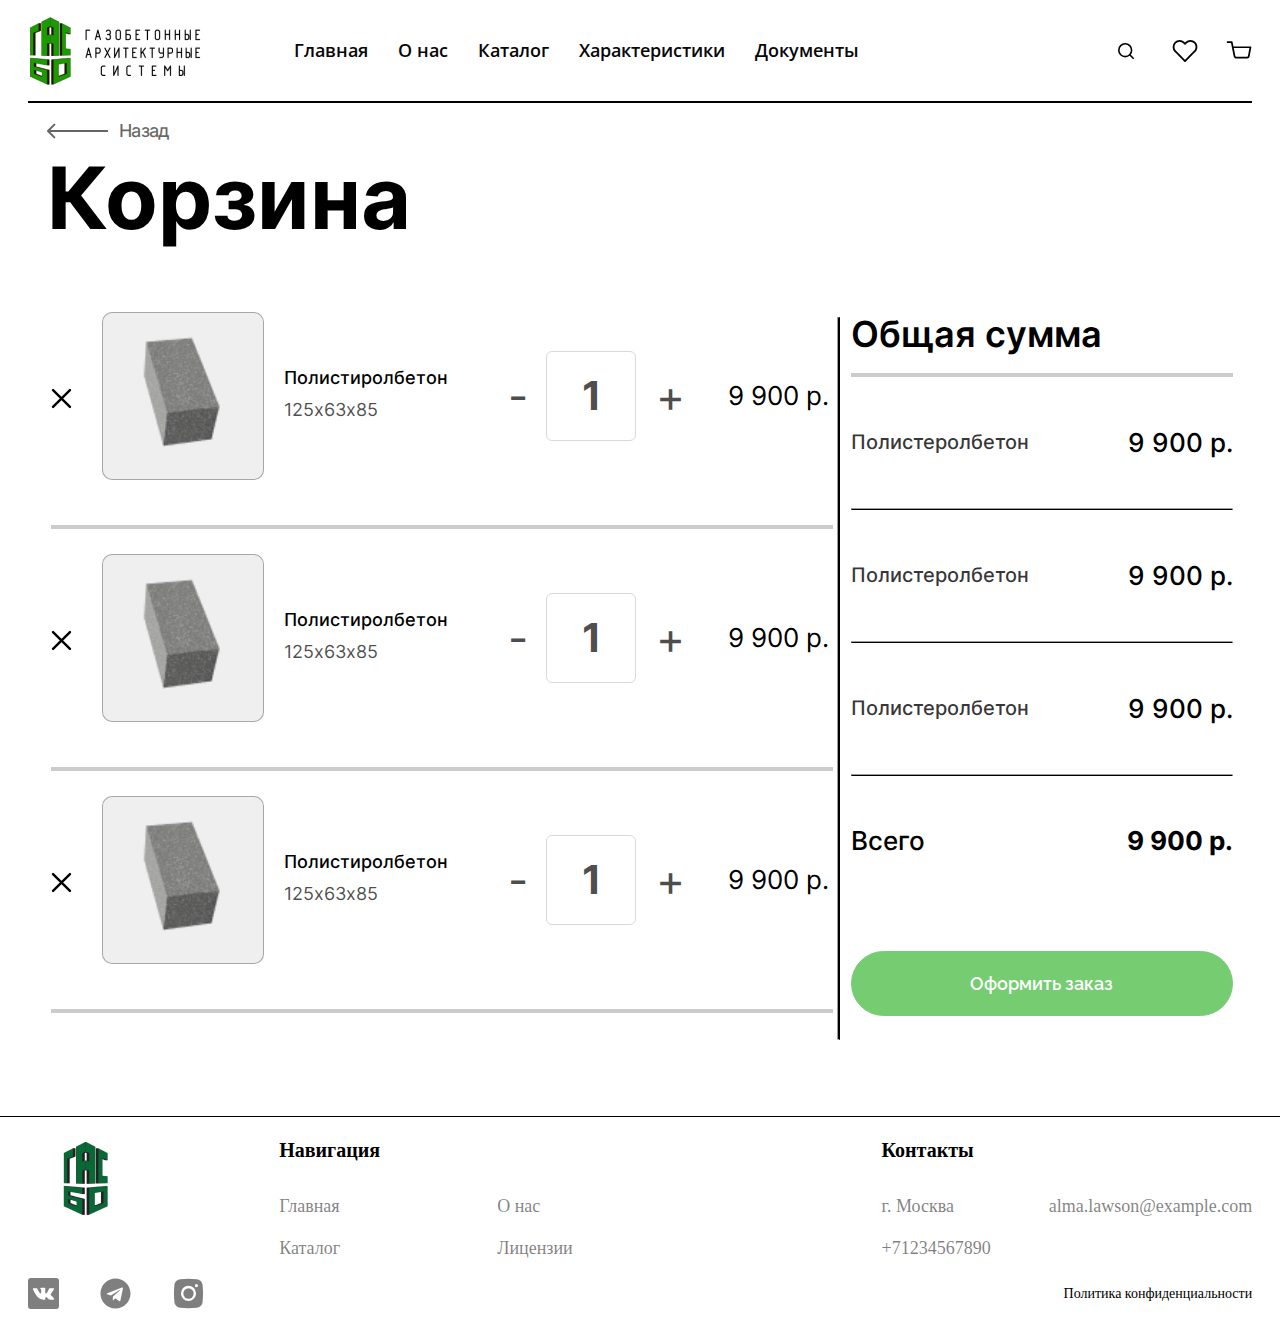
<file: basket.html>
<!DOCTYPE html>
<html lang="ru">
<head>
    <meta charset="UTF-8">
    <link rel="stylesheet" href="assets/css/style.min.css">
    
    <!-- Useful meta tags -->
    <meta http-equiv="x-ua-compatible" content="ie=edge">
    <meta name="viewport" content="width=device-width, initial-scale=1, shrink-to-fit=no">
    <meta name="robots" content="index, follow">
    <meta name="google" content="notranslate">
    <meta name="format-detection" content="telephone=no">
    <meta name="description" content="">
    
    <title>Document | Home</title>
</head>
<body>
    <div class="page">
    <svg display="none">
        <symbol id="search" viewBox="0 0 20 20">
    
            <path
                d="M9 17C13.4183 17 17 13.4183 17 9C17 4.58172 13.4183 1 9 1C4.58172 1 1 4.58172 1 9C1 13.4183 4.58172 17 9 17Z"
                 stroke-width="2" stroke-linecap="round" stroke-linejoin="round" />
            <path d="M19.0004 18.9999L14.6504 14.6499"  stroke-width="2" stroke-linecap="round"
                stroke-linejoin="round" />
    
    
        </symbol>
    </svg>
    <svg display="none">
        <symbol id="close" viewBox="0 0 24 24">
    
            <path d="M5 5L19 19M5 19L19 5" stroke-width="2" stroke-linecap="round" stroke-linejoin="round" />
    
    
        </symbol>
    </svg>
    <svg display="none">
        <symbol id="favorites" viewBox="0 0 27 24">
    
            <path
                d="M24.0723 2.94496C23.4614 2.32835 22.7361 1.83921 21.9378 1.50549C21.1396 1.17177 20.2839 1 19.4199 1C18.5558 1 17.7001 1.17177 16.9019 1.50549C16.1036 1.83921 15.3783 2.32835 14.7674 2.94496L13.4997 4.22404L12.2319 2.94496C10.998 1.70004 9.3245 1.00065 7.57951 1.00065C5.83452 1.00065 4.16099 1.70004 2.92709 2.94496C1.6932 4.18988 1 5.87836 1 7.63895C1 9.39954 1.6932 11.088 2.92709 12.3329L4.19485 13.612L13.4997 23L22.8045 13.612L24.0723 12.3329C24.6834 11.7166 25.1682 10.9849 25.499 10.1794C25.8298 9.37403 26 8.51076 26 7.63895C26 6.76714 25.8298 5.90387 25.499 5.09846C25.1682 4.29305 24.6834 3.56128 24.0723 2.94496Z"
                 stroke-width="2" stroke-linecap="round" stroke-linejoin="round" />
        </symbol>
    </svg>
    <svg display="none">
        <symbol id="basket" viewBox="0 0 29 21">
    
            <path d="M1.20801 1.2085H6.04134L9.27967 17.3881C9.39017 17.9444 9.69281 18.4441 10.1346 18.7998C10.5764 19.1554 11.1293 19.3444 11.6963 19.3335H23.4413C24.0084 19.3444 24.5612 19.1554 25.0031 18.7998C25.4449 18.4441 25.7475 17.9444 25.858 17.3881L27.7913 7.25016H7.24967"  stroke-width="2" stroke-linecap="round" stroke-linejoin="round"/>
    
    
        </symbol>
    </svg>
    <header class="header">
        <div class="container container-main">
            <div class="header__inner">
                <a class="header__inner__logo__link" href="./index.html">
                    <div class="header__inner__logo" style="background-image: url(./assets/images/header/Logo.png);"></div>
                    <div class="header__inner__logomobile" style="background-image: url(./assets/images/header/logomobile.png);"></div>
                </a>
    
                <div class="header__inner__burger" id="burger" style="background-image: url(./assets/images/svg/burger.svg);"></div>
    
                <nav class="header__inner__nav">
                    <a href="./index.html" class="header__inner__nav__item">Главная</a>
                    <a href="./index.html#about__us" class="header__inner__nav__item">О нас</a>
                    <a href="./index.html#catalog" class="header__inner__nav__item">Каталог</a>
                    <a href="./index.html#adventages" class="header__inner__nav__item">Характеристики</a>
                    <a href="./index.html#testing" class="header__inner__nav__item">Документы</a>
                </nav>
                <div class="header__inner__widgets" id="widgets">
                    <div class="header__inner__widgets__item">
                        <input type="text" class="header__inner__widgets__search" placeholder="Поиск товара">
                        <svg class="header__inner__widgets__searchicon" id="header__search">
                            <use xlink:href="#search"></use>
                        </svg>
                    </div>
                    
                    <a href="./favourites.html" class="header__inner__widgets__icon">
                        <svg class="header__inner__widgets__favorites">
                            <use xlink:href="#favorites"></use>
                        </svg>
                    </a>
    
                    <a href="./basket.html" class="header__inner__widgets__icon">
                        <svg class="header__inner__widgets__basket">
                            <use xlink:href="#basket"></use>
                        </svg>
                    </a>
                </div>
            </div>
            <div class="menu__burger" id="menu__burger">
                <div class="menu__burger__wrapper">
                    <div class="burger__close">
                        <svg data-close>
                            <use xlink:href="#close"></use>
                        </svg>
                    </div>
                    <nav class="header__inner__nav__burger">
                        <a href="./index.html" class="header__inner__nav__burger__item" data-select>Главная</a>
                        <a href="#about__us" class="header__inner__nav__burger__item" data-select>О нас</a>
                        <a href="#catalog" class="header__inner__nav__burger__item" data-select>Каталог</a>
                        <a href="#adventages" class="header__inner__nav__burger__item" data-select>Характеристики</a>
                        <a href="#testing" class="header__inner__nav__burger__item" data-select>Лицензии</a>
                    </nav>
        
                    <div class="header__inner__nav__burger__widgets">
                        <a href="" >
                            <svg class="header__inner__widgets__burger" data-search="icon">
                                <use xlink:href="#search"></use>
                            </svg>
                        </a>
                        <a href="./favourites.html" >
                            <svg class="header__inner__widgets__burger">
                                <use xlink:href="#favorites"></use>
                            </svg>
                        </a>
        
                        <a href="./basket.html">
                            <svg class="header__inner__widgets__burger">
                                <use xlink:href="#basket"></use>
                            </svg>
                        </a>
                    </div>
                    <input type="text" class="header__inner__burger__widgets__searchblok" placeholder="Поиск товара" data-search="input">
                </div>
            </div> 
        </div>
    </header>    
   
    <main class="main">
        
        <section class="basket">
            <div class="container container-basket">
                <div class="basket__wrapper">
                    <a href="" class="productinfo__inner__back">
                        <img src="./assets/images/products/Arrow 3.svg" alt="">Назад
                    </a>
                    <div class="basket__inner">
                        <h2 class="basket__inner__title">Корзина</h2>
                        <div class="basket__inner__container">
                            <div class="basket__inner__container__left">
        
                                <div class="basket__inner__container__left__items">
        
                                    <!-- ===========================item====================================== -->
        
                                    <div class="basket__inner__container__left__item__wrapper">
                                        <div class="basket__inner__container__left__item">
                                            <div class="basket__inner__container__left__item__firstblock">
                                                <div class="basket__inner__container__left__item__delete">
                                                    <svg>
                                                        <use xlink:href="#close"></use>
                                                    </svg>
                                                </div>
                                                <div class="basket__inner__container__left__item__preview">
                                                    <img src="./assets/images/products/blocksmall2.png" alt="block">
                                                </div>
                                                <div class="basket__inner__container__left__item__description">
                                                    <span
                                                        class="basket__inner__container__left__item__name">Полистиролбетон</span>
                                                    <span
                                                        class="basket__inner__container__left__item__dimensions">125х63х85</span>
                                                </div>
                                            </div>
                                            <div class="basket__inner__container__left__item__counter">
                                                <div class="basket__inner__container__left__item__counter__minus">-</div>
                                                <div class="basket__inner__container__left__item__counter__digit">1</div>
                                                <div class="basket__inner__container__left__item__counter__plus">+</div>
                                            </div>
                                            <span class="basket__inner__container__left__item__price">9 900 р.</span>
                                        </div>
                                        <hr class="basket__inner__container__left__line__horisontal">
                                        <div class="basket__inner__container__left__item__mobile">
                                            <div class="basket__inner__container__left__item__mobiletop">
                                                <div class="basket__inner__container__left__item__mobiletop__img">
                                                    <div class="basket__inner__container__left__item__preview">
                                                        <img src="./assets/images/products/blocksmall2.png" alt="block">
                                                    </div>
                                                </div>
                                                <div class="basket__inner__container__left__item__mobiletop__info">
                                                    <span class="basket__inner__container__left__item__price">9 900 р.</span>
                                                    <span
                                                        class="basket__inner__container__left__item__name">Полистиролбетон</span>
                                                    <span
                                                        class="basket__inner__container__left__item__dimensions">125х63х85</span>
                                                </div>
                                            </div>
                                            <hr class="basket__inner__container__left__line__horisontal__mobile">
                                            <div class="basket__inner__container__left__item__mobilebottom">
                                                <div class="basket__inner__container__left__item__counter basket__inner__container__left__item__counter__mobile">
                                                    <div class="basket__inner__container__left__item__counter__minus">-</div>
                                                    <div class="basket__inner__container__left__item__counter__digit">1</div>
                                                    <div class="basket__inner__container__left__item__counter__plus">+</div>
                                                </div>
                                                <input type="checkbox"
                                                    class="basket__inner__container__left__item__mobilebottom__check">
                                            </div>
                                        </div>
                                    </div>
        
        
                                    <div class="basket__inner__container__left__item__wrapper">
                                        <div class="basket__inner__container__left__item">
                                            <div class="basket__inner__container__left__item__firstblock">
                                                <div class="basket__inner__container__left__item__delete">
                                                    <svg>
                                                        <use xlink:href="#close"></use>
                                                    </svg>
                                                </div>
                                                <div class="basket__inner__container__left__item__preview">
                                                    <img src="./assets/images/products/blocksmall2.png" alt="block">
                                                </div>
                                                <div class="basket__inner__container__left__item__description">
                                                    <span
                                                        class="basket__inner__container__left__item__name">Полистиролбетон</span>
                                                    <span
                                                        class="basket__inner__container__left__item__dimensions">125х63х85</span>
                                                </div>
                                            </div>
                                            <div class="basket__inner__container__left__item__counter">
                                                <div class="basket__inner__container__left__item__counter__minus">-</div>
                                                <div class="basket__inner__container__left__item__counter__digit">1</div>
                                                <div class="basket__inner__container__left__item__counter__plus">+</div>
                                            </div>
                                            <span class="basket__inner__container__left__item__price">9 900 р.</span>
                                        </div>
                                        <hr class="basket__inner__container__left__line__horisontal">
                                        <div class="basket__inner__container__left__item__mobile">
                                            <div class="basket__inner__container__left__item__mobiletop">
                                                <div class="basket__inner__container__left__item__mobiletop__img">
                                                    <div class="basket__inner__container__left__item__preview">
                                                        <img src="./assets/images/products/blocksmall2.png" alt="block">
                                                    </div>
                                                </div>
                                                <div class="basket__inner__container__left__item__mobiletop__info">
                                                    <span class="basket__inner__container__left__item__price">9 900 р.</span>
                                                    <span
                                                        class="basket__inner__container__left__item__name">Полистиролбетон</span>
                                                    <span
                                                        class="basket__inner__container__left__item__dimensions">125х63х85</span>
                                                </div>
                                            </div>
                                            <hr class="basket__inner__container__left__line__horisontal__mobile">
                                            <div class="basket__inner__container__left__item__mobilebottom">
                                                <div class="basket__inner__container__left__item__counter basket__inner__container__left__item__counter__mobile">
                                                    <div class="basket__inner__container__left__item__counter__minus">-</div>
                                                    <div class="basket__inner__container__left__item__counter__digit">1</div>
                                                    <div class="basket__inner__container__left__item__counter__plus">+</div>
                                                </div>
                                                <input type="checkbox"
                                                    class="basket__inner__container__left__item__mobilebottom__check">
                                            </div>
                                        </div>
                                    </div>
        
        
                                    <div class="basket__inner__container__left__item__wrapper">
                                        <div class="basket__inner__container__left__item">
                                            <div class="basket__inner__container__left__item__firstblock">
                                                <div class="basket__inner__container__left__item__delete">
                                                    <svg>
                                                        <use xlink:href="#close"></use>
                                                    </svg>
                                                </div>
                                                <div class="basket__inner__container__left__item__preview">
                                                    <img src="./assets/images/products/blocksmall2.png" alt="block">
                                                </div>
                                                <div class="basket__inner__container__left__item__description">
                                                    <span
                                                        class="basket__inner__container__left__item__name">Полистиролбетон</span>
                                                    <span
                                                        class="basket__inner__container__left__item__dimensions">125х63х85</span>
                                                </div>
                                            </div>
                                            <div class="basket__inner__container__left__item__counter">
                                                <div class="basket__inner__container__left__item__counter__minus">-</div>
                                                <div class="basket__inner__container__left__item__counter__digit">1</div>
                                                <div class="basket__inner__container__left__item__counter__plus">+</div>
                                            </div>
                                            <span class="basket__inner__container__left__item__price">9 900 р.</span>
                                        </div>
                                        <hr class="basket__inner__container__left__line__horisontal">
                                        <div class="basket__inner__container__left__item__mobile">
                                            <div class="basket__inner__container__left__item__mobiletop">
                                                <div class="basket__inner__container__left__item__mobiletop__img">
                                                    <div class="basket__inner__container__left__item__preview">
                                                        <img src="./assets/images/products/blocksmall2.png" alt="block">
                                                    </div>
                                                </div>
                                                <div class="basket__inner__container__left__item__mobiletop__info">
                                                    <span class="basket__inner__container__left__item__price">9 900 р.</span>
                                                    <span
                                                        class="basket__inner__container__left__item__name">Полистиролбетон</span>
                                                    <span
                                                        class="basket__inner__container__left__item__dimensions">125х63х85</span>
                                                </div>
                                            </div>
                                            <hr class="basket__inner__container__left__line__horisontal__mobile">
                                            <div class="basket__inner__container__left__item__mobilebottom">
                                                <div class="basket__inner__container__left__item__counter basket__inner__container__left__item__counter__mobile">
                                                    <div class="basket__inner__container__left__item__counter__minus">-</div>
                                                    <div class="basket__inner__container__left__item__counter__digit">1</div>
                                                    <div class="basket__inner__container__left__item__counter__plus">+</div>
                                                </div>
                                                <input type="checkbox"
                                                    class="basket__inner__container__left__item__mobilebottom__check">
                                            </div>
                                        </div>
                                    </div>
        
                                    <!-- ===========================end item====================================== -->
        
        
                                </div>
                                <button class="basket__inner__container__right__result__checkout__mobile">К оформлению <span
                                        class="basket__inner__container__right__result__allprice basket__inner__container__right__result__allprice__mobile"
                                        data-result="result">9 900 p.</span></button>
                            </div>
        
                            <div class="basket__inner__container__right">
                                <hr class="basket__inner__container__right__line__vertical">
                                <div class="basket__inner__container__right__column">
        
                                    <div class="basket__inner__container__right__title">
                                        <h3 class="basket__inner__container__right__text">Общая сумма</h3>
                                        <hr class="basket__inner__container__right__line">
                                    </div>
                                    <div class="basket__inner__container__right__items">
        
                                        <!-- ===========================item====================================== -->
        
        
                                        <div class="basket__inner__container__right__items__wrapper">
                                            <dl class="basket__inner__container__right__items__item">
                                                <dt class="basket__inner__container__right__items__item__title"> Полистеролбетон
                                                </dt>
                                                <dd class="basket__inner__container__right__items__item__price">9 900 p.</dd>
                                            </dl>
                                            <hr class="basket__inner__container__right__line__bottom">
                                        </div>
                                        <div class="basket__inner__container__right__items__wrapper">
                                            <dl class="basket__inner__container__right__items__item">
                                                <dt class="basket__inner__container__right__items__item__title"> Полистеролбетон
                                                </dt>
                                                <dd class="basket__inner__container__right__items__item__price">9 900 p.</dd>
                                            </dl>
                                            <hr class="basket__inner__container__right__line__bottom">
                                        </div>
                                        <div class="basket__inner__container__right__items__wrapper">
                                            <dl class="basket__inner__container__right__items__item">
                                                <dt class="basket__inner__container__right__items__item__title"> Полистеролбетон
                                                </dt>
                                                <dd class="basket__inner__container__right__items__item__price">9 900 p.</dd>
                                            </dl>
                                            <hr class="basket__inner__container__right__line__bottom">
                                        </div>
        
        
        
        
        
        
                                        <!-- ===========================end item====================================== -->
        
                                    </div>
                                    <dl class="basket__inner__container__right__result">
                                        <dt class="basket__inner__container__right__result__all">Всего</dt>
                                        <dd class="basket__inner__container__right__result__allprice" data-result="result">9 900
                                            p.</dd>
                                    </dl>
                                    <button class="basket__inner__container__right__result__checkout">Оформить заказ</button>
                                </div>
                            </div>
                        </div>
                    </div>
        
                </div>
            </div>
        </section>
    </main>
    <footer class="footer">
        <div class="container container-main">
            <div class="footer__inner">
    
                <div class="footer__inner__column__logo__mobile" style="background-image: url(./assets/images/footer/Logo.png);">
                </div>
    
                <div class="footer__inner__top">
                    <div class="footer__inner__top__columns">
                        <div class="footer__inner__column__logo"
                            style="background-image: url(./assets/images/footer/Logo.png);"></div>
                    </div>
                    <div class="footer__inner__top__columns">
                        <div class="footer__inner__column">
                            <h5 class="footer__inner__column__title">Навигация</h5>
                            <nav class="nav__footer">
                                <div>
                                    <a href="./index.html" class="nav__footer__item">Главная</a>
                                    <a href="./index.html#catalog" class="nav__footer__item">Каталог</a>
                                </div>
                                <div>
                                    <a href="./index.html#about__us" class="nav__footer__item">О нас</a>
                                    <a href="./index.html#testing" class="nav__footer__item">Лицензии</a>
                                </div>
    
                            </nav>
                        </div>
                    </div>
                    <div class="footer__inner__top__columns">
                        <div class="footer__inner__column">
                            <h5 class="footer__inner__column__title">Контакты</h5>
                            <div class="footer__inner__column__items">
                                <div>
                                    <a class="footer__inner__column__links__item">г. Москва</a>
                                    <a class="footer__inner__column__links__item" href="tel:+71234567890">+71234567890
                                    </a>
                                </div>
                                <a class="footer__inner__column__links__item"
                                    href="mailto:alma.lawson@example.com">alma.lawson&shy;@example.com</a>
                            </div>
                        </div>
                    </div>
                </div>
                <div class="footer__inner__bottom">
                    <div class="footer__inner__bottm__social">
                        <a href="" class="footer__inner__bottm__social__item">
                            <img src="./assets/images/footer/icomoon-free_vk.svg" alt="free_vk">
                        </a>
                        <a href="" class="footer__inner__bottm__social__item">
                            <img src="./assets/images/footer/cib_telegram.svg" alt="cib_telegram">
                        </a>
                        <a href="" class="footer__inner__bottm__social__item">
                            <img src="./assets/images/footer/basil_instagram-solid.svg" alt="basil_instagram">
                        </a>
                    </div>
                    <a href="" class="footer__inner__column__link">Политика конфиденциальности</a>
                </div>
            </div>
        </div>
    </footer>
    </div>
    <script src="assets/js/basket.js"></script>
</body>
</html>
</file>
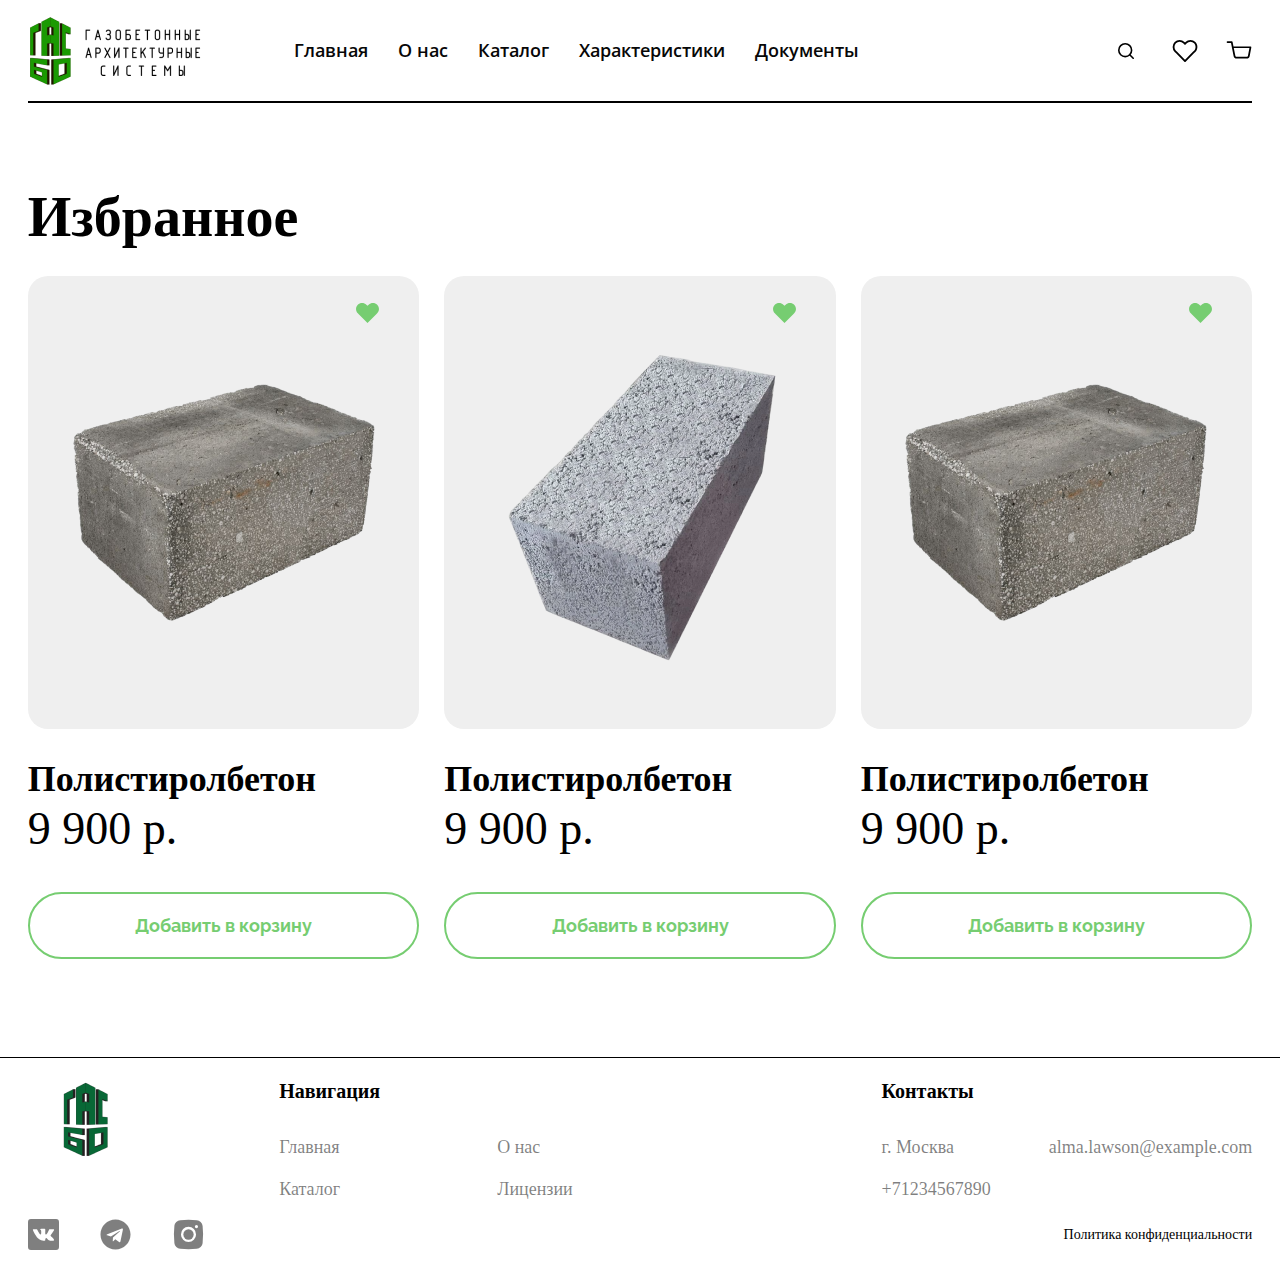
<file: favourites.html>
<!DOCTYPE html>
<html lang="ru">

<head>
    <meta charset="UTF-8">
    <link rel="stylesheet" href="assets/css/style.min.css">
    
    <!-- Useful meta tags -->
    <meta http-equiv="x-ua-compatible" content="ie=edge">
    <meta name="viewport" content="width=device-width, initial-scale=1, shrink-to-fit=no">
    <meta name="robots" content="index, follow">
    <meta name="google" content="notranslate">
    <meta name="format-detection" content="telephone=no">
    <meta name="description" content="">
    
    <title>Document | Home</title>
</head>

<body>
    <div class="page">
        <svg display="none">
            <symbol id="search" viewBox="0 0 20 20">
        
                <path
                    d="M9 17C13.4183 17 17 13.4183 17 9C17 4.58172 13.4183 1 9 1C4.58172 1 1 4.58172 1 9C1 13.4183 4.58172 17 9 17Z"
                     stroke-width="2" stroke-linecap="round" stroke-linejoin="round" />
                <path d="M19.0004 18.9999L14.6504 14.6499"  stroke-width="2" stroke-linecap="round"
                    stroke-linejoin="round" />
        
        
            </symbol>
        </svg>
        <svg display="none">
            <symbol id="close" viewBox="0 0 24 24">
        
                <path d="M5 5L19 19M5 19L19 5" stroke-width="2" stroke-linecap="round" stroke-linejoin="round" />
        
        
            </symbol>
        </svg>
        <svg display="none">
            <symbol id="favorites" viewBox="0 0 27 24">
        
                <path
                    d="M24.0723 2.94496C23.4614 2.32835 22.7361 1.83921 21.9378 1.50549C21.1396 1.17177 20.2839 1 19.4199 1C18.5558 1 17.7001 1.17177 16.9019 1.50549C16.1036 1.83921 15.3783 2.32835 14.7674 2.94496L13.4997 4.22404L12.2319 2.94496C10.998 1.70004 9.3245 1.00065 7.57951 1.00065C5.83452 1.00065 4.16099 1.70004 2.92709 2.94496C1.6932 4.18988 1 5.87836 1 7.63895C1 9.39954 1.6932 11.088 2.92709 12.3329L4.19485 13.612L13.4997 23L22.8045 13.612L24.0723 12.3329C24.6834 11.7166 25.1682 10.9849 25.499 10.1794C25.8298 9.37403 26 8.51076 26 7.63895C26 6.76714 25.8298 5.90387 25.499 5.09846C25.1682 4.29305 24.6834 3.56128 24.0723 2.94496Z"
                     stroke-width="2" stroke-linecap="round" stroke-linejoin="round" />
            </symbol>
        </svg>
        <svg display="none">
            <symbol id="basket" viewBox="0 0 29 21">
        
                <path d="M1.20801 1.2085H6.04134L9.27967 17.3881C9.39017 17.9444 9.69281 18.4441 10.1346 18.7998C10.5764 19.1554 11.1293 19.3444 11.6963 19.3335H23.4413C24.0084 19.3444 24.5612 19.1554 25.0031 18.7998C25.4449 18.4441 25.7475 17.9444 25.858 17.3881L27.7913 7.25016H7.24967"  stroke-width="2" stroke-linecap="round" stroke-linejoin="round"/>
        
        
            </symbol>
        </svg>
        <header class="header">
            <div class="container container-main">
                <div class="header__inner">
                    <a class="header__inner__logo__link" href="./index.html">
                        <div class="header__inner__logo" style="background-image: url(./assets/images/header/Logo.png);"></div>
                        <div class="header__inner__logomobile" style="background-image: url(./assets/images/header/logomobile.png);"></div>
                    </a>
        
                    <div class="header__inner__burger" id="burger" style="background-image: url(./assets/images/svg/burger.svg);"></div>
        
                    <nav class="header__inner__nav">
                        <a href="./index.html" class="header__inner__nav__item">Главная</a>
                        <a href="./index.html#about__us" class="header__inner__nav__item">О нас</a>
                        <a href="./index.html#catalog" class="header__inner__nav__item">Каталог</a>
                        <a href="./index.html#adventages" class="header__inner__nav__item">Характеристики</a>
                        <a href="./index.html#testing" class="header__inner__nav__item">Документы</a>
                    </nav>
                    <div class="header__inner__widgets" id="widgets">
                        <div class="header__inner__widgets__item">
                            <input type="text" class="header__inner__widgets__search" placeholder="Поиск товара">
                            <svg class="header__inner__widgets__searchicon" id="header__search">
                                <use xlink:href="#search"></use>
                            </svg>
                        </div>
                        
                        <a href="./favourites.html" class="header__inner__widgets__icon">
                            <svg class="header__inner__widgets__favorites">
                                <use xlink:href="#favorites"></use>
                            </svg>
                        </a>
        
                        <a href="./basket.html" class="header__inner__widgets__icon">
                            <svg class="header__inner__widgets__basket">
                                <use xlink:href="#basket"></use>
                            </svg>
                        </a>
                    </div>
                </div>
                <div class="menu__burger" id="menu__burger">
                    <div class="menu__burger__wrapper">
                        <div class="burger__close">
                            <svg data-close>
                                <use xlink:href="#close"></use>
                            </svg>
                        </div>
                        <nav class="header__inner__nav__burger">
                            <a href="./index.html" class="header__inner__nav__burger__item" data-select>Главная</a>
                            <a href="#about__us" class="header__inner__nav__burger__item" data-select>О нас</a>
                            <a href="#catalog" class="header__inner__nav__burger__item" data-select>Каталог</a>
                            <a href="#adventages" class="header__inner__nav__burger__item" data-select>Характеристики</a>
                            <a href="#testing" class="header__inner__nav__burger__item" data-select>Лицензии</a>
                        </nav>
            
                        <div class="header__inner__nav__burger__widgets">
                            <a href="" >
                                <svg class="header__inner__widgets__burger" data-search="icon">
                                    <use xlink:href="#search"></use>
                                </svg>
                            </a>
                            <a href="./favourites.html" >
                                <svg class="header__inner__widgets__burger">
                                    <use xlink:href="#favorites"></use>
                                </svg>
                            </a>
            
                            <a href="./basket.html">
                                <svg class="header__inner__widgets__burger">
                                    <use xlink:href="#basket"></use>
                                </svg>
                            </a>
                        </div>
                        <input type="text" class="header__inner__burger__widgets__searchblok" placeholder="Поиск товара" data-search="input">
                    </div>
                </div> 
            </div>
        </header>

        <main class="main">
            
            <section class="favourites">
                <div class="container container-main">
                    <div class="favourites__inner">
                        <h1 class="similar__inner__title">Избранное</h1>
                        <div class="similar__inner__wrapper">
            
                            <div class="similar__inner__wrapper__item favorites__inner__wrapper__item">
                                <a class="similar__inner__wrapper__item_background favourites__inner__wrapper__item__background" href="./products.html">
                                    <img src="./assets/images/similar/135843-PhotoRoom.png" alt="">
                                </a>
                               <a href="./products.html"><h5 class="similar__inner__wrapper__item__subtitle">Полистиролбетон</h5></a>
                                <span class="similar__inner__wrapper__item__price">9 900 р.</span>
                                <svg class="header__inner__widgets__favorites favourites__inner__item__icon" id="favourite">
                                    <use xlink:href="#favorites"></use>
                                </svg>
                                <button type="button" class="favourites__inner__item__button">Добавить в корзину</button>
                            </div>
            
                            <div class="similar__inner__wrapper__item favorites__inner__wrapper__item">
                                <a class="similar__inner__wrapper__item_background favourites__inner__wrapper__item__background" href="./products.html">
                                    <img src="./assets/images/similar/466_original-PhotoRoom.png" alt="">
                                </a>
                                <a href="./products.html"><h5 class="similar__inner__wrapper__item__subtitle">Полистиролбетон</h5></a>
                                <span class="similar__inner__wrapper__item__price">9 900 р.</span>
                                <svg class="header__inner__widgets__favorites favourites__inner__item__icon" id="favourite"> 
                                    <use xlink:href="#favorites"></use>
                                </svg>
                                <button type="button" class="favourites__inner__item__button">Добавить в корзину</button>
                            </div>
            
                            <div class="similar__inner__wrapper__item favorites__inner__wrapper__item">
                                <a class="similar__inner__wrapper__item_background favourites__inner__wrapper__item__background" href="./products.html">
                                    <img src="./assets/images/similar/135843-PhotoRoom.png" alt="">
                                </a>
                                <a href="./products.html"><h5 class="similar__inner__wrapper__item__subtitle">Полистиролбетон</h5></a>
                                <span class="similar__inner__wrapper__item__price">9 900 р.</span>
                                <svg class="header__inner__widgets__favorites favourites__inner__item__icon" id="favourite">
                                    <use xlink:href="#favorites"></use>
                                </svg>
                                <button type="button" class="favourites__inner__item__button">Добавить в корзину</button>
                            </div>
                        </div>
                    </div>
                </div>
            </section>
        </main>
        <footer class="footer">
            <div class="container container-main">
                <div class="footer__inner">
        
                    <div class="footer__inner__column__logo__mobile" style="background-image: url(./assets/images/footer/Logo.png);">
                    </div>
        
                    <div class="footer__inner__top">
                        <div class="footer__inner__top__columns">
                            <div class="footer__inner__column__logo"
                                style="background-image: url(./assets/images/footer/Logo.png);"></div>
                        </div>
                        <div class="footer__inner__top__columns">
                            <div class="footer__inner__column">
                                <h5 class="footer__inner__column__title">Навигация</h5>
                                <nav class="nav__footer">
                                    <div>
                                        <a href="./index.html" class="nav__footer__item">Главная</a>
                                        <a href="./index.html#catalog" class="nav__footer__item">Каталог</a>
                                    </div>
                                    <div>
                                        <a href="./index.html#about__us" class="nav__footer__item">О нас</a>
                                        <a href="./index.html#testing" class="nav__footer__item">Лицензии</a>
                                    </div>
        
                                </nav>
                            </div>
                        </div>
                        <div class="footer__inner__top__columns">
                            <div class="footer__inner__column">
                                <h5 class="footer__inner__column__title">Контакты</h5>
                                <div class="footer__inner__column__items">
                                    <div>
                                        <a class="footer__inner__column__links__item">г. Москва</a>
                                        <a class="footer__inner__column__links__item" href="tel:+71234567890">+71234567890
                                        </a>
                                    </div>
                                    <a class="footer__inner__column__links__item"
                                        href="mailto:alma.lawson@example.com">alma.lawson&shy;@example.com</a>
                                </div>
                            </div>
                        </div>
                    </div>
                    <div class="footer__inner__bottom">
                        <div class="footer__inner__bottm__social">
                            <a href="" class="footer__inner__bottm__social__item">
                                <img src="./assets/images/footer/icomoon-free_vk.svg" alt="free_vk">
                            </a>
                            <a href="" class="footer__inner__bottm__social__item">
                                <img src="./assets/images/footer/cib_telegram.svg" alt="cib_telegram">
                            </a>
                            <a href="" class="footer__inner__bottm__social__item">
                                <img src="./assets/images/footer/basil_instagram-solid.svg" alt="basil_instagram">
                            </a>
                        </div>
                        <a href="" class="footer__inner__column__link">Политика конфиденциальности</a>
                    </div>
                </div>
            </div>
        </footer>
    </div>
    <script src="./assets/js/favourites.js"></script>
</body>

</html>
</file>
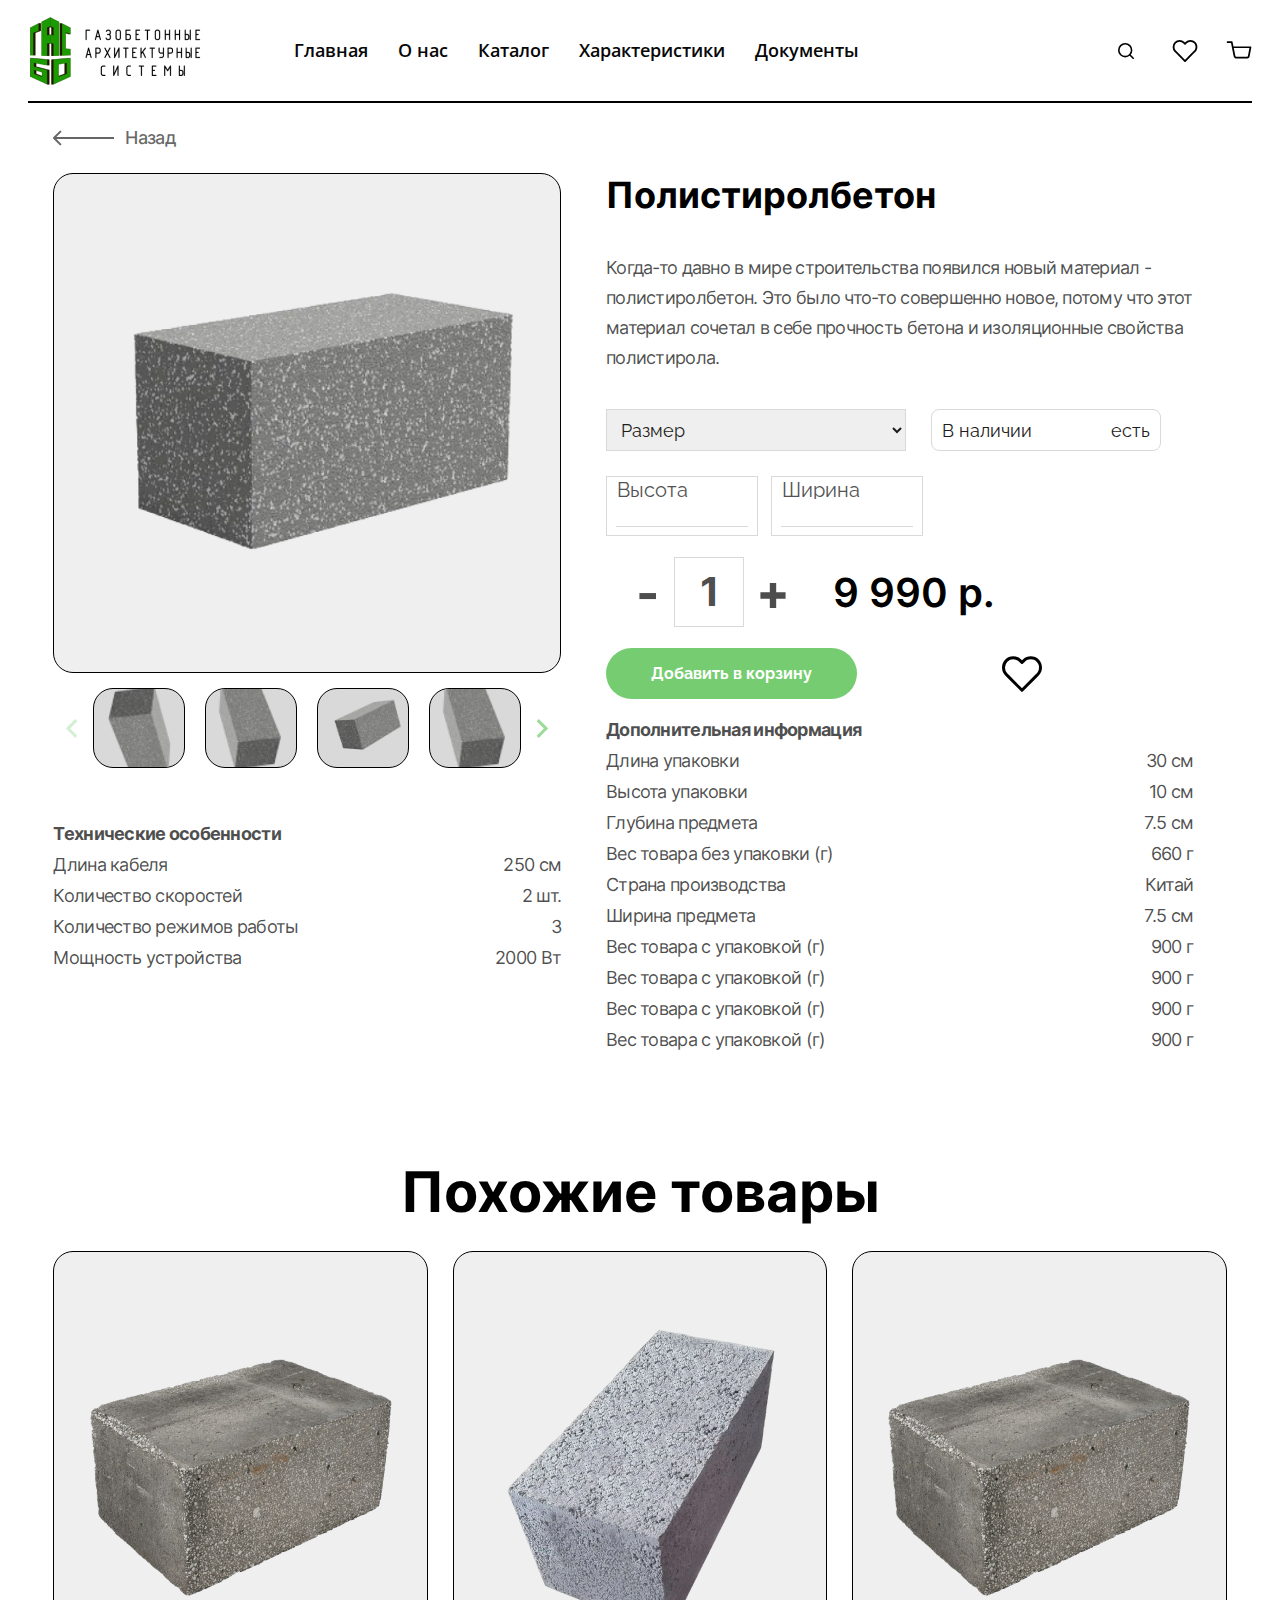
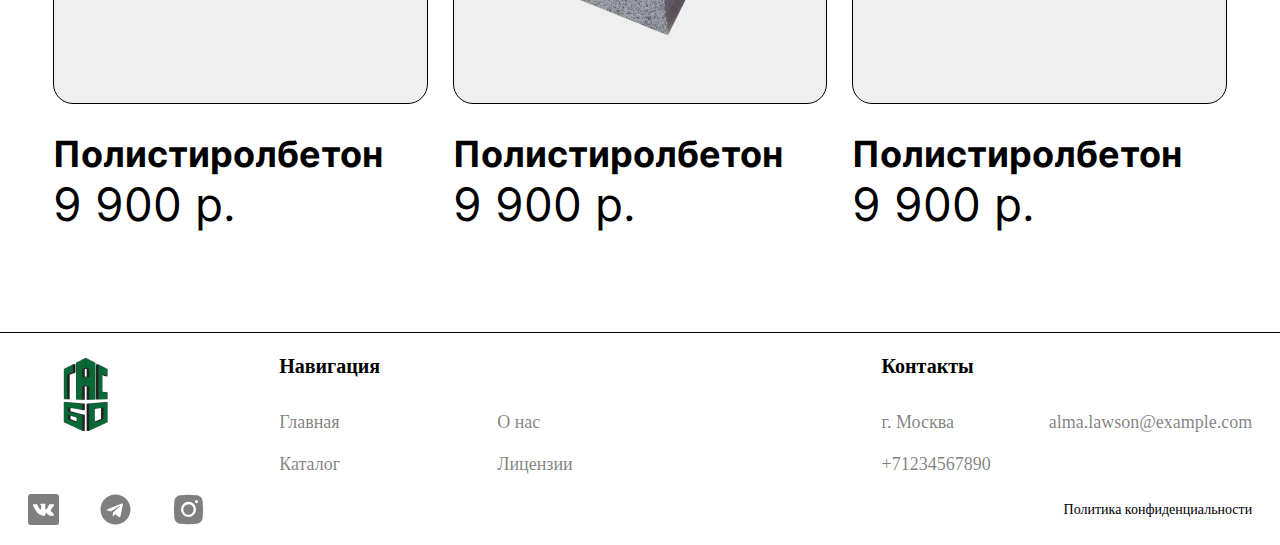
<file: products.html>
<!DOCTYPE html>
<html lang="ru">
<head>
    <meta charset="UTF-8">
    <link rel="stylesheet" href="assets/css/style.min.css">
    
    <!-- Useful meta tags -->
    <meta http-equiv="x-ua-compatible" content="ie=edge">
    <meta name="viewport" content="width=device-width, initial-scale=1, shrink-to-fit=no">
    <meta name="robots" content="index, follow">
    <meta name="google" content="notranslate">
    <meta name="format-detection" content="telephone=no">
    <meta name="description" content="">
    
    <title>Document | Home</title>
</head>
<body>
    <div class="page">
    <svg display="none">
        <symbol id="search" viewBox="0 0 20 20">
    
            <path
                d="M9 17C13.4183 17 17 13.4183 17 9C17 4.58172 13.4183 1 9 1C4.58172 1 1 4.58172 1 9C1 13.4183 4.58172 17 9 17Z"
                 stroke-width="2" stroke-linecap="round" stroke-linejoin="round" />
            <path d="M19.0004 18.9999L14.6504 14.6499"  stroke-width="2" stroke-linecap="round"
                stroke-linejoin="round" />
    
    
        </symbol>
    </svg>
    <svg display="none">
        <symbol id="close" viewBox="0 0 24 24">
    
            <path d="M5 5L19 19M5 19L19 5" stroke-width="2" stroke-linecap="round" stroke-linejoin="round" />
    
    
        </symbol>
    </svg>
    <svg display="none">
        <symbol id="favorites" viewBox="0 0 27 24">
    
            <path
                d="M24.0723 2.94496C23.4614 2.32835 22.7361 1.83921 21.9378 1.50549C21.1396 1.17177 20.2839 1 19.4199 1C18.5558 1 17.7001 1.17177 16.9019 1.50549C16.1036 1.83921 15.3783 2.32835 14.7674 2.94496L13.4997 4.22404L12.2319 2.94496C10.998 1.70004 9.3245 1.00065 7.57951 1.00065C5.83452 1.00065 4.16099 1.70004 2.92709 2.94496C1.6932 4.18988 1 5.87836 1 7.63895C1 9.39954 1.6932 11.088 2.92709 12.3329L4.19485 13.612L13.4997 23L22.8045 13.612L24.0723 12.3329C24.6834 11.7166 25.1682 10.9849 25.499 10.1794C25.8298 9.37403 26 8.51076 26 7.63895C26 6.76714 25.8298 5.90387 25.499 5.09846C25.1682 4.29305 24.6834 3.56128 24.0723 2.94496Z"
                 stroke-width="2" stroke-linecap="round" stroke-linejoin="round" />
        </symbol>
    </svg>
    <svg display="none">
        <symbol id="basket" viewBox="0 0 29 21">
    
            <path d="M1.20801 1.2085H6.04134L9.27967 17.3881C9.39017 17.9444 9.69281 18.4441 10.1346 18.7998C10.5764 19.1554 11.1293 19.3444 11.6963 19.3335H23.4413C24.0084 19.3444 24.5612 19.1554 25.0031 18.7998C25.4449 18.4441 25.7475 17.9444 25.858 17.3881L27.7913 7.25016H7.24967"  stroke-width="2" stroke-linecap="round" stroke-linejoin="round"/>
    
    
        </symbol>
    </svg>
    <header class="header">
        <div class="container container-main">
            <div class="header__inner">
                <a class="header__inner__logo__link" href="./index.html">
                    <div class="header__inner__logo" style="background-image: url(./assets/images/header/Logo.png);"></div>
                    <div class="header__inner__logomobile" style="background-image: url(./assets/images/header/logomobile.png);"></div>
                </a>
    
                <div class="header__inner__burger" id="burger" style="background-image: url(./assets/images/svg/burger.svg);"></div>
    
                <nav class="header__inner__nav">
                    <a href="./index.html" class="header__inner__nav__item">Главная</a>
                    <a href="./index.html#about__us" class="header__inner__nav__item">О нас</a>
                    <a href="./index.html#catalog" class="header__inner__nav__item">Каталог</a>
                    <a href="./index.html#adventages" class="header__inner__nav__item">Характеристики</a>
                    <a href="./index.html#testing" class="header__inner__nav__item">Документы</a>
                </nav>
                <div class="header__inner__widgets" id="widgets">
                    <div class="header__inner__widgets__item">
                        <input type="text" class="header__inner__widgets__search" placeholder="Поиск товара">
                        <svg class="header__inner__widgets__searchicon" id="header__search">
                            <use xlink:href="#search"></use>
                        </svg>
                    </div>
                    
                    <a href="./favourites.html" class="header__inner__widgets__icon">
                        <svg class="header__inner__widgets__favorites">
                            <use xlink:href="#favorites"></use>
                        </svg>
                    </a>
    
                    <a href="./basket.html" class="header__inner__widgets__icon">
                        <svg class="header__inner__widgets__basket">
                            <use xlink:href="#basket"></use>
                        </svg>
                    </a>
                </div>
            </div>
            <div class="menu__burger" id="menu__burger">
                <div class="menu__burger__wrapper">
                    <div class="burger__close">
                        <svg data-close>
                            <use xlink:href="#close"></use>
                        </svg>
                    </div>
                    <nav class="header__inner__nav__burger">
                        <a href="./index.html" class="header__inner__nav__burger__item" data-select>Главная</a>
                        <a href="#about__us" class="header__inner__nav__burger__item" data-select>О нас</a>
                        <a href="#catalog" class="header__inner__nav__burger__item" data-select>Каталог</a>
                        <a href="#adventages" class="header__inner__nav__burger__item" data-select>Характеристики</a>
                        <a href="#testing" class="header__inner__nav__burger__item" data-select>Лицензии</a>
                    </nav>
        
                    <div class="header__inner__nav__burger__widgets">
                        <a href="" >
                            <svg class="header__inner__widgets__burger" data-search="icon">
                                <use xlink:href="#search"></use>
                            </svg>
                        </a>
                        <a href="./favourites.html" >
                            <svg class="header__inner__widgets__burger">
                                <use xlink:href="#favorites"></use>
                            </svg>
                        </a>
        
                        <a href="./basket.html">
                            <svg class="header__inner__widgets__burger">
                                <use xlink:href="#basket"></use>
                            </svg>
                        </a>
                    </div>
                    <input type="text" class="header__inner__burger__widgets__searchblok" placeholder="Поиск товара" data-search="input">
                </div>
            </div> 
        </div>
    </header>    
   
    <div class="main">
        <section class="productinfo">
            <div class="container container-product">
        
                <div class="productinfo__wrapper">
                    <a href="" class="productinfo__inner__back">
                        <img src="./assets/images/products/Arrow 3.svg" alt="">Назад
                    </a>
                    <div class="productinfo__inner">
                        <div class="productinfo__inner__left">
                            <h2 class="productinfo__inner__right__title productinfo__inner__right__title__mobile">
                                Полистиролбетон</h2>
                            <div id="main-carousel" class="splide splide-main" aria-label="My Awesome Gallery">
                                <div class="splide__track">
                                    <ul class="splide__list splide__list__main">
                                        <li class="splide__slide splide__slide__main">
                                            <div class="splide__slide__main__wrapper">
                                                <svg class="header__inner__widgets__favorites productinfo__inner__right__buttons__favourites --mobile"
                                                    id="favourite">
                                                    <use xlink:href="#favorites"></use>
                                                </svg>
                                                <img src="./assets/images/products/blockbig.png" alt="">
                                            </div>
                                        </li>
                                        <li class="splide__slide splide__slide__main">
                                            <div class="splide__slide__main__wrapper">
                                                <svg class="header__inner__widgets__favorites productinfo__inner__right__buttons__favourites --mobile"
                                                    id="favourite">
                                                    <use xlink:href="#favorites"></use>
                                                </svg>
                                                <img src="./assets/images/products/blockbig.png" alt="">
                                            </div>
                                        </li>
                                        <li class="splide__slide splide__slide__main">
                                            <div class="splide__slide__main__wrapper">
                                                <svg class="header__inner__widgets__favorites productinfo__inner__right__buttons__favourites --mobile"
                                                    id="favourite">
                                                    <use xlink:href="#favorites"></use>
                                                </svg>
                                                <img src="./assets/images/products/blockbig.png" alt="">
                                            </div>
                                        </li>
                                        <li class="splide__slide splide__slide__main">
                                            <div class="splide__slide__main__wrapper">
                                                <svg class="header__inner__widgets__favorites productinfo__inner__right__buttons__favourites --mobile"
                                                    id="favourite">
                                                    <use xlink:href="#favorites"></use>
                                                </svg>
                                                <img src="./assets/images/products/blockbig.png" alt="">
                                            </div>
                                        </li>
                                    </ul>
                                </div>
                            </div>
        
                            <ul id="thumbnails" class="thumbnails">
                                <li class="thumbnail thumbnail__main">
                                    <img src="./assets/images/products/blocksmall1.png" alt="">
                                </li>
                                <li class="thumbnail thumbnail__main">
                                    <img src="./assets/images/products/blocksmall2.png" alt="">
                                </li>
                                <li class="thumbnail thumbnail__main">
                                    <img src="./assets/images/products/blocksmall3.png" alt="">
                                </li>
                                <li class="thumbnail thumbnail__main">
                                    <img src="./assets/images/products/blocksmall2.png" alt="">
                                </li>
                            </ul>
        
                            <div class="content__loaded" data-insert>
        
                            </div>
        
                            <h5 class="productinfo__inner__left__title">Технические особенности</h5>
                            <div class="productinfo__inner__left__data">
                                <span class="productinfo__inner__left__data__item">Длина кабеля </span>
                                <span class="productinfo__inner__left__data__digit">250 см</span>
                            </div>
                            <div class="productinfo__inner__left__data">
                                <span class="productinfo__inner__left__data__item">Количество скоростей </span>
                                <span class="productinfo__inner__left__data__digit">2 шт.</span>
                            </div>
                            <div class="productinfo__inner__left__data">
                                <span class="productinfo__inner__left__data__item">Количество режимов работы </span>
                                <span class="productinfo__inner__left__data__digit">3</span>
                            </div>
                            <div class="productinfo__inner__left__data">
                                <span class="productinfo__inner__left__data__item">Мощность устройства </span>
                                <span class="productinfo__inner__left__data__digit">2000 Вт</span>
                            </div>
                        </div>
                        <div class="productinfo__inner__right" data-content>
                            <h2 class="productinfo__inner__right__title">Полистиролбетон</h2>
                            <span class="productinfo__inner__right__data">Когда-то давно в мире строительства появился новый
                                материал - полистиролбетон. Это было что-то совершенно новое, потому что этот материал сочетал в
                                себе прочность бетона и изоляционные свойства полистирола.</span>
                            <div class="productinfo__inner__right__data__container">
                                <select name="" id="" class="productinfo__inner__right__size" size="1">
                                    <option disabled selected>Размер</option>
                                    <option value="size1">125х63х85</option>
                                    <option value="size2">125х63х85</option>
                                    <option value="size3">125х63х85</option>
                                </select>
                                <div class="productinfo__inner__right__availibility">
                                    В наличии <span class="productinfo__inner__right__availibility__count">есть</span>
                                </div>
                                <a class="productinfo__inner__right__availibility productinfo__inner__right__noneavailibility"
                                    href="">
                                    Предзаказ
                                </a>
                            </div>
        
                            <div class="productinfo__inner__right__parametrs">
                                <div class="productinfo__inner__right__parametrs__height"><b>Высота</b><input
                                        class="productinfo__inner__right__parametrs__input"></div>
                                <div class="productinfo__inner__right__parametrs__width"><b>Ширина</b><input
                                        class="productinfo__inner__right__parametrs__input"></div>
                            </div>
                            <div class="productinfo__inner__right__dataprice">
                                <div class="productinfo__inner__right__dataprice__minus" data-operation="minus">-</div>
                                <div class="productinfo__inner__right__dataprice__count">1</div>
                                <div class="productinfo__inner__right__dataprice__plus" data-operation="plus">+</div>
                                <div class="productinfo__inner__right__dataprice__price">9 990 р.</div>
                            </div>
                            <div class="productinfo__inner__right__buttons">
                                <button type="button" class="productinfo__inner__right__battons__addbasket">Добавить в
                                    корзину</button>
                                <svg class="header__inner__widgets__favorites productinfo__inner__right__buttons__favourites"
                                    id="favourite">
                                    <use xlink:href="#favorites"></use>
                                </svg>
                            </div>
                            <h5 class="productinfo__inner__left__title">Дополнительная информация</h5>
                            <div class="productinfo__inner__left__data">
                                <span class="productinfo__inner__left__data__item">Длина упаковки</span>
                                <span class="productinfo__inner__left__data__digit">30 см</span>
                            </div>
                            <div class="productinfo__inner__left__data">
                                <span class="productinfo__inner__left__data__item">Высота упаковки</span>
                                <span class="productinfo__inner__left__data__digit">10 см</span>
                            </div>
                            <div class="productinfo__inner__left__data">
                                <span class="productinfo__inner__left__data__item">Глубина предмета </span>
                                <span class="productinfo__inner__left__data__digit">7.5 см</span>
                            </div>
                            <div class="productinfo__inner__left__data">
                                <span class="productinfo__inner__left__data__item">Вес товара без упаковки (г)</span>
                                <span class="productinfo__inner__left__data__digit">660 г</span>
                            </div>
                            <div class="productinfo__inner__left__data">
                                <span class="productinfo__inner__left__data__item">Страна производства </span>
                                <span class="productinfo__inner__left__data__digit">Китай</span>
                            </div>
                            <div class="productinfo__inner__left__data">
                                <span class="productinfo__inner__left__data__item">Ширина предмета </span>
                                <span class="productinfo__inner__left__data__digit">7.5 см</span>
                            </div>
                            <div class="productinfo__inner__left__data">
                                <span class="productinfo__inner__left__data__item">Вес товара с упаковкой (г)</span>
                                <span class="productinfo__inner__left__data__digit">900 г</span>
                            </div>
                            <div class="productinfo__inner__left__data">
                                <span class="productinfo__inner__left__data__item">Вес товара с упаковкой (г)</span>
                                <span class="productinfo__inner__left__data__digit">900 г</span>
                            </div>
                            <div class="productinfo__inner__left__data">
                                <span class="productinfo__inner__left__data__item">Вес товара с упаковкой (г)</span>
                                <span class="productinfo__inner__left__data__digit">900 г</span>
                            </div>
                            <div class="productinfo__inner__left__data">
                                <span class="productinfo__inner__left__data__item">Вес товара с упаковкой (г)</span>
                                <span class="productinfo__inner__left__data__digit">900 г</span>
                            </div>
        
                        </div>
                    </div>
                </div>
        
            </div>
        </section>
        
        <section class="similar">
            <div class="container  container-product">
                <div class="similar__inner">
                    <h1 class="similar__inner__title similar__inner__title--center">Похожие товары</h1>
                    <div class="similar__inner__wrapper similar__inner__wrapper--none">
                        <div class="similar__inner__wrapper__item">
                            <div class="similar__inner__wrapper__item_background">
                                <img src="./assets/images/similar/135843-PhotoRoom.png" alt="">
                            </div>
                            <h5 class="similar__inner__wrapper__item__subtitle">Полистиролбетон</h5>
                            <span class="similar__inner__wrapper__item__price">9 900 р.</span>
                        </div>
                        <div class="similar__inner__wrapper__item">
                            <div class="similar__inner__wrapper__item_background">
                                <img src="./assets/images/similar/466_original-PhotoRoom.png" alt="">
                            </div>
                            <h5 class="similar__inner__wrapper__item__subtitle">Полистиролбетон</h5>
                            <span class="similar__inner__wrapper__item__price">9 900 р.</span>
                        </div>
                        <div class="similar__inner__wrapper__item">
                            <div class="similar__inner__wrapper__item_background">
                                <img src="./assets/images/similar/135843-PhotoRoom.png" alt="">
                            </div>
                            <h5 class="similar__inner__wrapper__item__subtitle">Полистиролбетон</h5>
                            <span class="similar__inner__wrapper__item__price">9 900 р.</span>
                        </div>
                    </div>
        
                    <div class="swiper swiper__similar">
                        <!-- Additional required wrapper -->
                        <div class="swiper-wrapper">
                            <!-- Slides -->
                            <div class="swiper-slide">
                                <div class="similar__inner__wrapper__item similar__inner__wrapper__item--mobile">
                                    <div
                                        class="similar__inner__wrapper__item_background similar__inner__wrapper__item_background--mobile">
                                        <img src="./assets/images/similar/135843-PhotoRoom.png" alt="">
                                    </div>
                                    <h5 class="similar__inner__wrapper__item__subtitle">Полистиролбетон</h5>
                                    <span class="similar__inner__wrapper__item__price">9 900 р.</span>
                                </div>
                            </div>
                            <div class="swiper-slide">
                                <div class="similar__inner__wrapper__item similar__inner__wrapper__item--mobile">
                                    <div
                                        class="similar__inner__wrapper__item_background similar__inner__wrapper__item_background--mobile">
                                        <img src="./assets/images/similar/135843-PhotoRoom.png" alt="">
                                    </div>
                                    <h5 class="similar__inner__wrapper__item__subtitle">Полистиролбетон</h5>
                                    <span class="similar__inner__wrapper__item__price">9 900 р.</span>
                                </div>
                            </div>
                            <div class="swiper-slide">
                                <div class="similar__inner__wrapper__item similar__inner__wrapper__item--mobile">
                                    <div
                                        class="similar__inner__wrapper__item_background similar__inner__wrapper__item_background--mobile">
                                        <img src="./assets/images/similar/135843-PhotoRoom.png" alt="">
                                    </div>
                                    <h5 class="similar__inner__wrapper__item__subtitle">Полистиролбетон</h5>
                                    <span class="similar__inner__wrapper__item__price">9 900 р.</span>
                                </div>
                            </div>
        
                        </div>
        
        
                        <!-- If we need navigation buttons -->
                        <div class="swiper-button-prev button-prev-similar"></div>
                        <div class="swiper-button-next button-next-similar"></div>
                    </div>
                </div>
            </div>
        </section>
    </div>
    <footer class="footer">
        <div class="container container-main">
            <div class="footer__inner">
    
                <div class="footer__inner__column__logo__mobile" style="background-image: url(./assets/images/footer/Logo.png);">
                </div>
    
                <div class="footer__inner__top">
                    <div class="footer__inner__top__columns">
                        <div class="footer__inner__column__logo"
                            style="background-image: url(./assets/images/footer/Logo.png);"></div>
                    </div>
                    <div class="footer__inner__top__columns">
                        <div class="footer__inner__column">
                            <h5 class="footer__inner__column__title">Навигация</h5>
                            <nav class="nav__footer">
                                <div>
                                    <a href="./index.html" class="nav__footer__item">Главная</a>
                                    <a href="./index.html#catalog" class="nav__footer__item">Каталог</a>
                                </div>
                                <div>
                                    <a href="./index.html#about__us" class="nav__footer__item">О нас</a>
                                    <a href="./index.html#testing" class="nav__footer__item">Лицензии</a>
                                </div>
    
                            </nav>
                        </div>
                    </div>
                    <div class="footer__inner__top__columns">
                        <div class="footer__inner__column">
                            <h5 class="footer__inner__column__title">Контакты</h5>
                            <div class="footer__inner__column__items">
                                <div>
                                    <a class="footer__inner__column__links__item">г. Москва</a>
                                    <a class="footer__inner__column__links__item" href="tel:+71234567890">+71234567890
                                    </a>
                                </div>
                                <a class="footer__inner__column__links__item"
                                    href="mailto:alma.lawson@example.com">alma.lawson&shy;@example.com</a>
                            </div>
                        </div>
                    </div>
                </div>
                <div class="footer__inner__bottom">
                    <div class="footer__inner__bottm__social">
                        <a href="" class="footer__inner__bottm__social__item">
                            <img src="./assets/images/footer/icomoon-free_vk.svg" alt="free_vk">
                        </a>
                        <a href="" class="footer__inner__bottm__social__item">
                            <img src="./assets/images/footer/cib_telegram.svg" alt="cib_telegram">
                        </a>
                        <a href="" class="footer__inner__bottm__social__item">
                            <img src="./assets/images/footer/basil_instagram-solid.svg" alt="basil_instagram">
                        </a>
                    </div>
                    <a href="" class="footer__inner__column__link">Политика конфиденциальности</a>
                </div>
            </div>
        </div>
    </footer>
    </div>
    <script src="assets/js/main.js"></script>
</body>
</html>
</file>
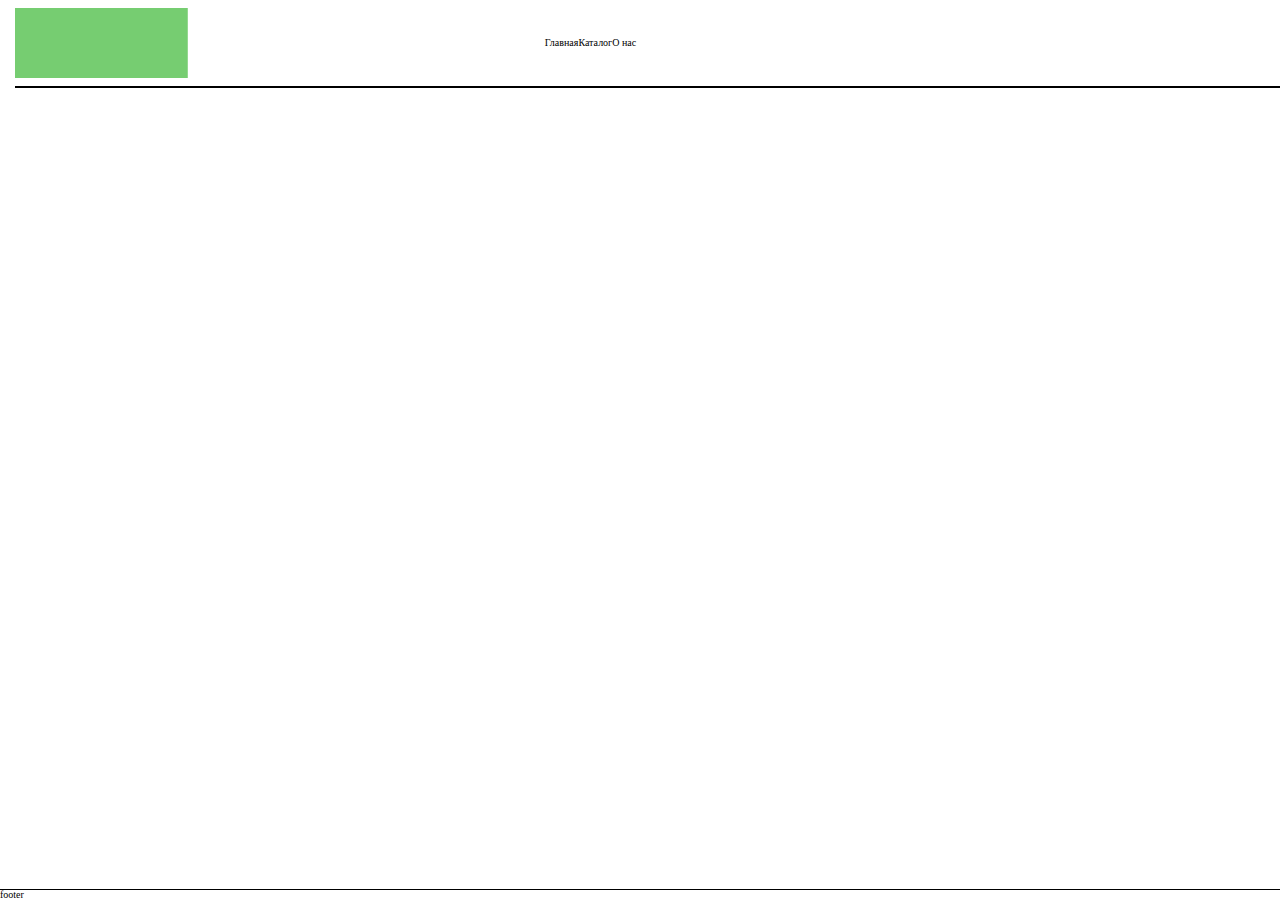
<file: secondpage.html>
<!DOCTYPE html>
<html lang="en">
<head>
    <meta charset="UTF-8">
    
    <link rel="stylesheet" href="assets/css/style.min.css">
    
    <!-- Useful meta tags -->
    <meta http-equiv="x-ua-compatible" content="ie=edge">
    <meta name="viewport" content="width=device-width, initial-scale=1, shrink-to-fit=no">
    <meta name="robots" content="index, follow">
    <meta name="google" content="notranslate">
    <meta name="format-detection" content="telephone=no">
    <meta name="description" content="">
    
    <title>Document | Home</title>
</head>
<body>
    <div class="page">
    <svg display="none">
        <symbol id="search" viewBox="0 0 20 20">
    
            <path
                d="M9 17C13.4183 17 17 13.4183 17 9C17 4.58172 13.4183 1 9 1C4.58172 1 1 4.58172 1 9C1 13.4183 4.58172 17 9 17Z"
                stroke="white" stroke-width="2" stroke-linecap="round" stroke-linejoin="round" />
            <path d="M19.0004 18.9999L14.6504 14.6499" stroke="white" stroke-width="2" stroke-linecap="round"
                stroke-linejoin="round" />
    
    
        </symbol>
    </svg>
    <svg display="none">
        <symbol id="favorites" viewBox="0 0 27 24">
    
            <path
                d="M24.0723 2.94496C23.4614 2.32835 22.7361 1.83921 21.9378 1.50549C21.1396 1.17177 20.2839 1 19.4199 1C18.5558 1 17.7001 1.17177 16.9019 1.50549C16.1036 1.83921 15.3783 2.32835 14.7674 2.94496L13.4997 4.22404L12.2319 2.94496C10.998 1.70004 9.3245 1.00065 7.57951 1.00065C5.83452 1.00065 4.16099 1.70004 2.92709 2.94496C1.6932 4.18988 1 5.87836 1 7.63895C1 9.39954 1.6932 11.088 2.92709 12.3329L4.19485 13.612L13.4997 23L22.8045 13.612L24.0723 12.3329C24.6834 11.7166 25.1682 10.9849 25.499 10.1794C25.8298 9.37403 26 8.51076 26 7.63895C26 6.76714 25.8298 5.90387 25.499 5.09846C25.1682 4.29305 24.6834 3.56128 24.0723 2.94496Z"
                stroke="white" stroke-width="2" stroke-linecap="round" stroke-linejoin="round" />
        </symbol>
    </svg>
    <svg display="none">
        <symbol id="basket" viewBox="0 0 29 21">
    
            <path d="M1.20801 1.2085H6.04134L9.27967 17.3881C9.39017 17.9444 9.69281 18.4441 10.1346 18.7998C10.5764 19.1554 11.1293 19.3444 11.6963 19.3335H23.4413C24.0084 19.3444 24.5612 19.1554 25.0031 18.7998C25.4449 18.4441 25.7475 17.9444 25.858 17.3881L27.7913 7.25016H7.24967" stroke="white" stroke-width="2" stroke-linecap="round" stroke-linejoin="round"/>
    
    
        </symbol>
    </svg>
    <header class="header">
        <div class="container">
            <div class="header__inner">
                <div class="header__inner__logo" style="background-image: url(./assets/images/header/Logo.svg);"></div>
                <nav class="header__inner__nav">
                    <span class="header__inner__nav__item">Главная</span>
                    <span class="header__inner__nav__item">Каталог</span>
                    <span class="header__inner__nav__item">О нас</span>
                </nav>
                <div class="header__inner__widgets" id="widgets">
                    <div class="header__inner__widgets__item">
                        <input type="text" class="header__inner__widgets__search" placeholder="Поиск товара">
                        <svg class="header__inner__widgets__searchicon" id="header__search">
                            <use xlink:href="#search"></use>
                        </svg>
                    </div>
                    <svg class="header__inner__widgets__favorites">
                        <use xlink:href="#favorites"></use>
                    </svg>
                    <svg class="header__inner__widgets__basket">
                        <use xlink:href="#basket"></use>
                    </svg>
                </div>
            </div>
        </div>
    </header>    
   
    <div class="main">
        
    </div>
    <footer class="footer">
        <h1>footer</h1>
    </footer>

    </div>
    <script src="assets/js/main.js"></script>
</body>
</html>
</file>
<file: assets/css/style.min.css>
@charset "UTF-8";
html, body, div, span, applet, object, iframe,
h1, h2, h3, h4, h5, h6, p, blockquote, pre,
a, abbr, acronym, address, big, cite, code,
del, dfn, em, img, ins, kbd, q, s, samp,
small, strike, strong, sub, sup, tt, var,
b, u, i, center,
dl, dt, dd, ol, ul, li,
fieldset, form, label, legend,
table, caption, tbody, tfoot, thead, tr, th, td,
article, aside, canvas, details, embed,
figure, figcaption, footer, header, hgroup,
menu, nav, output, ruby, section, summary,
time, mark, audio, video {
  margin: 0;
  padding: 0;
  border: 0;
  font-size: 10px;
  font: inherit;
  vertical-align: baseline;
  color: inherit;
  text-decoration: none;
}

/* HTML5 display-role reset for older browsers */
article, aside, details, figcaption, figure,
footer, header, hgroup, menu, nav, section {
  display: block;
}

body {
  line-height: 1;
  font-size: 10px;
}

ol, ul {
  list-style: none;
}

blockquote, q {
  quotes: none;
}

blockquote:before, blockquote:after,
q:before, q:after {
  content: "";
  content: none;
}

table {
  border-collapse: collapse;
  border-spacing: 0;
}

/* stylelint-disable */ /* stylelint-disable */ /* stylelint-disable */
.custom-checkbox__field:checked + .custom-checkbox__content::after {
  opacity: 1;
}

.custom-checkbox__field:focus + .custom-checkbox__content::before {
  outline: 2px solid #f00;
  outline-offset: 2px;
}

.custom-checkbox__field:disabled + .custom-checkbox__content {
  opacity: 0.4;
  pointer-events: none;
}

/* stylelint-disable */ /* stylelint-disable */ /* stylelint-disable value-keyword-case */ /**
 * Swiper 9.1.1
 * Most modern mobile touch slider and framework with hardware accelerated transitions
 * https://swiperjs.com
 *
 * Copyright 2014-2023 Vladimir Kharlampidi
 *
 * Released under the MIT License
 *
 * Released on: March 16, 2023
 */
/* FONT_START */
@font-face {
  font-family: "swiper-icons";
  src: url("data:application/font-woff;charset=utf-8;base64, [base64]//wADZ2x5ZgAAAywAAADMAAAD2MHtryVoZWFkAAABbAAAADAAAAA2E2+eoWhoZWEAAAGcAAAAHwAAACQC9gDzaG10eAAAAigAAAAZAAAArgJkABFsb2NhAAAC0AAAAFoAAABaFQAUGG1heHAAAAG8AAAAHwAAACAAcABAbmFtZQAAA/gAAAE5AAACXvFdBwlwb3N0AAAFNAAAAGIAAACE5s74hXjaY2BkYGAAYpf5Hu/j+W2+MnAzMYDAzaX6QjD6/4//Bxj5GA8AuRwMYGkAPywL13jaY2BkYGA88P8Agx4j+/8fQDYfA1AEBWgDAIB2BOoAeNpjYGRgYNBh4GdgYgABEMnIABJzYNADCQAACWgAsQB42mNgYfzCOIGBlYGB0YcxjYGBwR1Kf2WQZGhhYGBiYGVmgAFGBiQQkOaawtDAoMBQxXjg/wEGPcYDDA4wNUA2CCgwsAAAO4EL6gAAeNpj2M0gyAACqxgGNWBkZ2D4/wMA+xkDdgAAAHjaY2BgYGaAYBkGRgYQiAHyGMF8FgYHIM3DwMHABGQrMOgyWDLEM1T9/w8UBfEMgLzE////P/5//f/V/xv+r4eaAAeMbAxwIUYmIMHEgKYAYjUcsDAwsLKxc3BycfPw8jEQA/[base64]/uznmfPFBNODM2K7MTQ45YEAZqGP81AmGGcF3iPqOop0r1SPTaTbVkfUe4HXj97wYE+yNwWYxwWu4v1ugWHgo3S1XdZEVqWM7ET0cfnLGxWfkgR42o2PvWrDMBSFj/IHLaF0zKjRgdiVMwScNRAoWUoH78Y2icB/yIY09An6AH2Bdu/UB+yxopYshQiEvnvu0dURgDt8QeC8PDw7Fpji3fEA4z/PEJ6YOB5hKh4dj3EvXhxPqH/SKUY3rJ7srZ4FZnh1PMAtPhwP6fl2PMJMPDgeQ4rY8YT6Gzao0eAEA409DuggmTnFnOcSCiEiLMgxCiTI6Cq5DZUd3Qmp10vO0LaLTd2cjN4fOumlc7lUYbSQcZFkutRG7g6JKZKy0RmdLY680CDnEJ+UMkpFFe1RN7nxdVpXrC4aTtnaurOnYercZg2YVmLN/d/gczfEimrE/fs/bOuq29Zmn8tloORaXgZgGa78yO9/cnXm2BpaGvq25Dv9S4E9+5SIc9PqupJKhYFSSl47+Qcr1mYNAAAAeNptw0cKwkAAAMDZJA8Q7OUJvkLsPfZ6zFVERPy8qHh2YER+3i/BP83vIBLLySsoKimrqKqpa2hp6+jq6RsYGhmbmJqZSy0sraxtbO3sHRydnEMU4uR6yx7JJXveP7WrDycAAAAAAAH//wACeNpjYGRgYOABYhkgZgJCZgZNBkYGLQZtIJsFLMYAAAw3ALgAeNolizEKgDAQBCchRbC2sFER0YD6qVQiBCv/H9ezGI6Z5XBAw8CBK/m5iQQVauVbXLnOrMZv2oLdKFa8Pjuru2hJzGabmOSLzNMzvutpB3N42mNgZGBg4GKQYzBhYMxJLMlj4GBgAYow/P/PAJJhLM6sSoWKfWCAAwDAjgbRAAB42mNgYGBkAIIbCZo5IPrmUn0hGA0AO8EFTQAA");
  font-weight: 400;
  font-style: normal;
}
/* FONT_END */
:root {
  --swiper-theme-color: #007aff;
  /*
  --swiper-preloader-color: var(--swiper-theme-color);
  --swiper-wrapper-transition-timing-function: initial;
  */
}

.swiper,
swiper-container {
  margin-left: auto;
  margin-right: auto;
  position: relative;
  overflow: hidden;
  list-style: none;
  padding: 0;
  /* Fix of Webkit flickering */
  z-index: 1;
  display: block;
}

.swiper-vertical > .swiper-wrapper {
  flex-direction: column;
}

.swiper-wrapper {
  position: relative;
  width: 100%;
  height: 100%;
  z-index: 1;
  display: flex;
  transition-property: transform;
  transition-timing-function: var(--swiper-wrapper-transition-timing-function, initial);
  box-sizing: content-box;
}

.swiper-android .swiper-slide,
.swiper-wrapper {
  transform: translate3d(0px, 0, 0);
}

.swiper-horizontal {
  touch-action: pan-y;
}

.swiper-vertical {
  touch-action: pan-x;
}

.swiper-slide,
swiper-slide {
  flex-shrink: 0;
  width: 100%;
  height: 100%;
  position: relative;
  transition-property: transform;
  display: block;
}

.swiper-slide-invisible-blank {
  visibility: hidden;
}

/* Auto Height */
.swiper-autoheight,
.swiper-autoheight .swiper-slide {
  height: auto;
}

.swiper-autoheight .swiper-wrapper {
  align-items: flex-start;
  transition-property: transform, height;
}

.swiper-backface-hidden .swiper-slide {
  transform: translateZ(0);
  -webkit-backface-visibility: hidden;
  backface-visibility: hidden;
}

/* 3D Effects */
.swiper-3d.swiper-css-mode .swiper-wrapper {
  perspective: 1200px;
}

.swiper-3d .swiper-wrapper {
  transform-style: preserve-3d;
}

.swiper-3d {
  perspective: 1200px;
}

.swiper-3d .swiper-slide,
.swiper-3d .swiper-slide-shadow,
.swiper-3d .swiper-slide-shadow-left,
.swiper-3d .swiper-slide-shadow-right,
.swiper-3d .swiper-slide-shadow-top,
.swiper-3d .swiper-slide-shadow-bottom,
.swiper-3d .swiper-cube-shadow {
  transform-style: preserve-3d;
}

.swiper-3d .swiper-slide-shadow,
.swiper-3d .swiper-slide-shadow-left,
.swiper-3d .swiper-slide-shadow-right,
.swiper-3d .swiper-slide-shadow-top,
.swiper-3d .swiper-slide-shadow-bottom {
  position: absolute;
  left: 0;
  top: 0;
  width: 100%;
  height: 100%;
  pointer-events: none;
  z-index: 10;
}

.swiper-3d .swiper-slide-shadow {
  background: rgba(0, 0, 0, 0.15);
}

.swiper-3d .swiper-slide-shadow-left {
  background-image: linear-gradient(to left, rgba(0, 0, 0, 0.5), rgba(0, 0, 0, 0));
}

.swiper-3d .swiper-slide-shadow-right {
  background-image: linear-gradient(to right, rgba(0, 0, 0, 0.5), rgba(0, 0, 0, 0));
}

.swiper-3d .swiper-slide-shadow-top {
  background-image: linear-gradient(to top, rgba(0, 0, 0, 0.5), rgba(0, 0, 0, 0));
}

.swiper-3d .swiper-slide-shadow-bottom {
  background-image: linear-gradient(to bottom, rgba(0, 0, 0, 0.5), rgba(0, 0, 0, 0));
}

/* CSS Mode */
.swiper-css-mode > .swiper-wrapper {
  overflow: auto;
  scrollbar-width: none;
  /* For Firefox */
  -ms-overflow-style: none;
  /* For Internet Explorer and Edge */
}

.swiper-css-mode > .swiper-wrapper::-webkit-scrollbar {
  display: none;
}

.swiper-css-mode > .swiper-wrapper > .swiper-slide {
  scroll-snap-align: start start;
}

.swiper-horizontal.swiper-css-mode > .swiper-wrapper {
  scroll-snap-type: x mandatory;
}

.swiper-vertical.swiper-css-mode > .swiper-wrapper {
  scroll-snap-type: y mandatory;
}

.swiper-centered > .swiper-wrapper::before {
  content: "";
  flex-shrink: 0;
  order: 9999;
}

.swiper-centered > .swiper-wrapper > .swiper-slide {
  scroll-snap-align: center center;
  scroll-snap-stop: always;
}

.swiper-centered.swiper-horizontal > .swiper-wrapper > .swiper-slide:first-child {
  margin-inline-start: var(--swiper-centered-offset-before);
}

.swiper-centered.swiper-horizontal > .swiper-wrapper::before {
  height: 100%;
  min-height: 1px;
  width: var(--swiper-centered-offset-after);
}

.swiper-centered.swiper-vertical > .swiper-wrapper > .swiper-slide:first-child {
  margin-block-start: var(--swiper-centered-offset-before);
}

.swiper-centered.swiper-vertical > .swiper-wrapper::before {
  width: 100%;
  min-width: 1px;
  height: var(--swiper-centered-offset-after);
}

.swiper-lazy-preloader {
  width: 42px;
  height: 42px;
  position: absolute;
  left: 50%;
  top: 50%;
  margin-left: -21px;
  margin-top: -21px;
  z-index: 10;
  transform-origin: 50%;
  box-sizing: border-box;
  border: 4px solid var(--swiper-preloader-color, var(--swiper-theme-color));
  border-radius: 50%;
  border-top-color: transparent;
}

.swiper:not(.swiper-watch-progress) .swiper-lazy-preloader,
swiper-container:not(.swiper-watch-progress) .swiper-lazy-preloader,
.swiper-watch-progress .swiper-slide-visible .swiper-lazy-preloader {
  animation: swiper-preloader-spin 1s infinite linear;
}

.swiper-lazy-preloader-white {
  --swiper-preloader-color: #fff;
}

.swiper-lazy-preloader-black {
  --swiper-preloader-color: #000;
}

@keyframes swiper-preloader-spin {
  0% {
    transform: rotate(0deg);
  }
  100% {
    transform: rotate(360deg);
  }
}
.swiper-virtual .swiper-slide {
  -webkit-backface-visibility: hidden;
  transform: translateZ(0);
}

.swiper-virtual.swiper-css-mode .swiper-wrapper::after {
  content: "";
  position: absolute;
  left: 0;
  top: 0;
  pointer-events: none;
}

.swiper-virtual.swiper-css-mode.swiper-horizontal .swiper-wrapper::after {
  height: 1px;
  width: var(--swiper-virtual-size);
}

.swiper-virtual.swiper-css-mode.swiper-vertical .swiper-wrapper::after {
  width: 1px;
  height: var(--swiper-virtual-size);
}

:root {
  --swiper-navigation-size: 44px;
  /*
  --swiper-navigation-top-offset: 50%;
  --swiper-navigation-sides-offset: 10px;
  --swiper-navigation-color: var(--swiper-theme-color);
  */
}

.swiper-button-prev,
.swiper-button-next {
  position: absolute;
  top: var(--swiper-navigation-top-offset, 50%);
  width: calc(var(--swiper-navigation-size) / 44 * 27);
  height: var(--swiper-navigation-size);
  margin-top: calc(0px - var(--swiper-navigation-size) / 2);
  z-index: 10;
  cursor: pointer;
  display: flex;
  align-items: center;
  justify-content: center;
  color: var(--swiper-navigation-color, var(--swiper-theme-color));
}

.swiper-button-prev.swiper-button-disabled,
.swiper-button-next.swiper-button-disabled {
  opacity: 0.35;
  cursor: auto;
  pointer-events: none;
}

.swiper-button-prev.swiper-button-hidden,
.swiper-button-next.swiper-button-hidden {
  opacity: 0;
  cursor: auto;
  pointer-events: none;
}

.swiper-navigation-disabled .swiper-button-prev,
.swiper-navigation-disabled .swiper-button-next {
  display: none !important;
}

.swiper-button-prev:after,
.swiper-button-next:after {
  font-family: swiper-icons;
  font-size: var(--swiper-navigation-size);
  text-transform: none !important;
  letter-spacing: 0;
  font-variant: initial;
  line-height: 1;
}

.swiper-button-prev,
.swiper-rtl .swiper-button-next {
  left: var(--swiper-navigation-sides-offset, 10px);
  right: auto;
}

.swiper-button-prev:after,
.swiper-rtl .swiper-button-next:after {
  content: "prev";
}

.swiper-button-next,
.swiper-rtl .swiper-button-prev {
  right: var(--swiper-navigation-sides-offset, 10px);
  left: auto;
}

.swiper-button-next:after,
.swiper-rtl .swiper-button-prev:after {
  content: "next";
}

.swiper-button-lock {
  display: none;
}

:root {
  /*
  --swiper-pagination-color: var(--swiper-theme-color);
  --swiper-pagination-left: auto;
  --swiper-pagination-right: 8px;
  --swiper-pagination-bottom: 8px;
  --swiper-pagination-top: auto;
  --swiper-pagination-fraction-color: inherit;
  --swiper-pagination-progressbar-bg-color: rgba(0,0,0,0.25);
  --swiper-pagination-progressbar-size: 4px;
  --swiper-pagination-bullet-size: 8px;
  --swiper-pagination-bullet-width: 8px;
  --swiper-pagination-bullet-height: 8px;
  --swiper-pagination-bullet-border-radius: 50%;
  --swiper-pagination-bullet-inactive-color: #000;
  --swiper-pagination-bullet-inactive-opacity: 0.2;
  --swiper-pagination-bullet-opacity: 1;
  --swiper-pagination-bullet-horizontal-gap: 4px;
  --swiper-pagination-bullet-vertical-gap: 6px;
  */
}

.swiper-pagination {
  position: absolute;
  text-align: center;
  transition: 300ms opacity;
  transform: translate3d(0, 0, 0);
  z-index: 10;
}

.swiper-pagination.swiper-pagination-hidden {
  opacity: 0;
}

.swiper-pagination-disabled > .swiper-pagination,
.swiper-pagination.swiper-pagination-disabled {
  display: none !important;
}

/* Common Styles */
.swiper-pagination-fraction,
.swiper-pagination-custom,
.swiper-horizontal > .swiper-pagination-bullets,
.swiper-pagination-bullets.swiper-pagination-horizontal {
  bottom: var(--swiper-pagination-bottom, 8px);
  top: var(--swiper-pagination-top, auto);
  left: 0;
  width: 100%;
}

/* Bullets */
.swiper-pagination-bullets-dynamic {
  overflow: hidden;
  font-size: 0;
}

.swiper-pagination-bullets-dynamic .swiper-pagination-bullet {
  transform: scale(0.33);
  position: relative;
}

.swiper-pagination-bullets-dynamic .swiper-pagination-bullet-active {
  transform: scale(1);
}

.swiper-pagination-bullets-dynamic .swiper-pagination-bullet-active-main {
  transform: scale(1);
}

.swiper-pagination-bullets-dynamic .swiper-pagination-bullet-active-prev {
  transform: scale(0.66);
}

.swiper-pagination-bullets-dynamic .swiper-pagination-bullet-active-prev-prev {
  transform: scale(0.33);
}

.swiper-pagination-bullets-dynamic .swiper-pagination-bullet-active-next {
  transform: scale(0.66);
}

.swiper-pagination-bullets-dynamic .swiper-pagination-bullet-active-next-next {
  transform: scale(0.33);
}

.swiper-pagination-bullet {
  width: var(--swiper-pagination-bullet-width, var(--swiper-pagination-bullet-size, 8px));
  height: var(--swiper-pagination-bullet-height, var(--swiper-pagination-bullet-size, 8px));
  display: inline-block;
  border-radius: var(--swiper-pagination-bullet-border-radius, 50%);
  background: var(--swiper-pagination-bullet-inactive-color, #000);
  opacity: var(--swiper-pagination-bullet-inactive-opacity, 0.2);
}

button.swiper-pagination-bullet {
  border: none;
  margin: 0;
  padding: 0;
  box-shadow: none;
  -webkit-appearance: none;
  appearance: none;
}

.swiper-pagination-clickable .swiper-pagination-bullet {
  cursor: pointer;
}

.swiper-pagination-bullet:only-child {
  display: none !important;
}

.swiper-pagination-bullet-active {
  opacity: var(--swiper-pagination-bullet-opacity, 1);
  background: var(--swiper-pagination-color, var(--swiper-theme-color));
}

.swiper-vertical > .swiper-pagination-bullets,
.swiper-pagination-vertical.swiper-pagination-bullets {
  right: var(--swiper-pagination-right, 8px);
  left: var(--swiper-pagination-left, auto);
  top: 50%;
  transform: translate3d(0px, -50%, 0);
}

.swiper-vertical > .swiper-pagination-bullets .swiper-pagination-bullet,
.swiper-pagination-vertical.swiper-pagination-bullets .swiper-pagination-bullet {
  margin: var(--swiper-pagination-bullet-vertical-gap, 6px) 0;
  display: block;
}

.swiper-vertical > .swiper-pagination-bullets.swiper-pagination-bullets-dynamic,
.swiper-pagination-vertical.swiper-pagination-bullets.swiper-pagination-bullets-dynamic {
  top: 50%;
  transform: translateY(-50%);
  width: 8px;
}

.swiper-vertical > .swiper-pagination-bullets.swiper-pagination-bullets-dynamic .swiper-pagination-bullet,
.swiper-pagination-vertical.swiper-pagination-bullets.swiper-pagination-bullets-dynamic .swiper-pagination-bullet {
  display: inline-block;
  transition: 200ms transform, 200ms top;
}

.swiper-horizontal > .swiper-pagination-bullets .swiper-pagination-bullet,
.swiper-pagination-horizontal.swiper-pagination-bullets .swiper-pagination-bullet {
  margin: 0 var(--swiper-pagination-bullet-horizontal-gap, 4px);
}

.swiper-horizontal > .swiper-pagination-bullets.swiper-pagination-bullets-dynamic,
.swiper-pagination-horizontal.swiper-pagination-bullets.swiper-pagination-bullets-dynamic {
  left: 50%;
  transform: translateX(-50%);
  white-space: nowrap;
}

.swiper-horizontal > .swiper-pagination-bullets.swiper-pagination-bullets-dynamic .swiper-pagination-bullet,
.swiper-pagination-horizontal.swiper-pagination-bullets.swiper-pagination-bullets-dynamic .swiper-pagination-bullet {
  transition: 200ms transform, 200ms left;
}

.swiper-horizontal.swiper-rtl > .swiper-pagination-bullets-dynamic .swiper-pagination-bullet,
:host(.swiper-horizontal.swiper-rtl) .swiper-pagination-bullets-dynamic .swiper-pagination-bullet {
  transition: 200ms transform, 200ms right;
}

/* Fraction */
.swiper-pagination-fraction {
  color: var(--swiper-pagination-fraction-color, inherit);
}

/* Progress */
.swiper-pagination-progressbar {
  background: var(--swiper-pagination-progressbar-bg-color, rgba(0, 0, 0, 0.25));
  position: absolute;
  /*ADD_HOST*/
}

.swiper-pagination-progressbar .swiper-pagination-progressbar-fill {
  background: var(--swiper-pagination-color, var(--swiper-theme-color));
  position: absolute;
  left: 0;
  top: 0;
  width: 100%;
  height: 100%;
  transform: scale(0);
  transform-origin: left top;
}

.swiper-rtl .swiper-pagination-progressbar .swiper-pagination-progressbar-fill {
  transform-origin: right top;
}

.swiper-horizontal > .swiper-pagination-progressbar,
.swiper-pagination-progressbar.swiper-pagination-horizontal,
.swiper-vertical > .swiper-pagination-progressbar.swiper-pagination-progressbar-opposite,
.swiper-pagination-progressbar.swiper-pagination-vertical.swiper-pagination-progressbar-opposite {
  width: 100%;
  height: var(--swiper-pagination-progressbar-size, 4px);
  left: 0;
  top: 0;
}

.swiper-vertical > .swiper-pagination-progressbar,
.swiper-pagination-progressbar.swiper-pagination-vertical,
.swiper-horizontal > .swiper-pagination-progressbar.swiper-pagination-progressbar-opposite,
.swiper-pagination-progressbar.swiper-pagination-horizontal.swiper-pagination-progressbar-opposite {
  width: var(--swiper-pagination-progressbar-size, 4px);
  height: 100%;
  left: 0;
  top: 0;
}

.swiper-pagination-lock {
  display: none;
}

:root {
  /*
  --swiper-scrollbar-border-radius: 10px;
  --swiper-scrollbar-top: auto;
  --swiper-scrollbar-bottom: 4px;
  --swiper-scrollbar-left: auto;
  --swiper-scrollbar-right: 4px;
  --swiper-scrollbar-sides-offset: 1%;
  --swiper-scrollbar-bg-color: rgba(0, 0, 0, 0.1);
  --swiper-scrollbar-drag-bg-color: rgba(0, 0, 0, 0.5);
  --swiper-scrollbar-size: 4px;
  */
}

.swiper-scrollbar {
  border-radius: var(--swiper-scrollbar-border-radius, 10px);
  position: relative;
  -ms-touch-action: none;
  background: var(--swiper-scrollbar-bg-color, rgba(0, 0, 0, 0.1));
}

.swiper-scrollbar-disabled > .swiper-scrollbar,
.swiper-scrollbar.swiper-scrollbar-disabled {
  display: none !important;
}

.swiper-horizontal > .swiper-scrollbar,
.swiper-scrollbar.swiper-scrollbar-horizontal {
  position: absolute;
  left: var(--swiper-scrollbar-sides-offset, 1%);
  bottom: var(--swiper-scrollbar-bottom, 4px);
  top: var(--swiper-scrollbar-top, auto);
  z-index: 50;
  height: var(--swiper-scrollbar-size, 4px);
  width: calc(100% - 2 * var(--swiper-scrollbar-sides-offset, 1%));
}

.swiper-vertical > .swiper-scrollbar,
.swiper-scrollbar.swiper-scrollbar-vertical {
  position: absolute;
  left: var(--swiper-scrollbar-left, auto);
  right: var(--swiper-scrollbar-right, 4px);
  top: var(--swiper-scrollbar-sides-offset, 1%);
  z-index: 50;
  width: var(--swiper-scrollbar-size, 4px);
  height: calc(100% - 2 * var(--swiper-scrollbar-sides-offset, 1%));
}

.swiper-scrollbar-drag {
  height: 100%;
  width: 100%;
  position: relative;
  background: var(--swiper-scrollbar-drag-bg-color, rgba(0, 0, 0, 0.5));
  border-radius: var(--swiper-scrollbar-border-radius, 10px);
  left: 0;
  top: 0;
}

.swiper-scrollbar-cursor-drag {
  cursor: move;
}

.swiper-scrollbar-lock {
  display: none;
}

.swiper-zoom-container {
  width: 100%;
  height: 100%;
  display: flex;
  justify-content: center;
  align-items: center;
  text-align: center;
}

.swiper-zoom-container > img,
.swiper-zoom-container > svg,
.swiper-zoom-container > canvas {
  max-width: 100%;
  max-height: 100%;
  object-fit: contain;
}

.swiper-slide-zoomed {
  cursor: move;
  touch-action: none;
}

/* a11y */
.swiper .swiper-notification,
swiper-container .swiper-notification {
  position: absolute;
  left: 0;
  top: 0;
  pointer-events: none;
  opacity: 0;
  z-index: -1000;
}

.swiper-free-mode > .swiper-wrapper {
  transition-timing-function: ease-out;
  margin: 0 auto;
}

.swiper-grid > .swiper-wrapper {
  flex-wrap: wrap;
}

.swiper-grid-column > .swiper-wrapper {
  flex-wrap: wrap;
  flex-direction: column;
}

.swiper-fade.swiper-free-mode .swiper-slide {
  transition-timing-function: ease-out;
}

.swiper-fade .swiper-slide {
  pointer-events: none;
  transition-property: opacity;
}

.swiper-fade .swiper-slide .swiper-slide {
  pointer-events: none;
}

.swiper-fade .swiper-slide-active,
.swiper-fade .swiper-slide-active .swiper-slide-active {
  pointer-events: auto;
}

.swiper-cube {
  overflow: visible;
}

.swiper-cube .swiper-slide {
  pointer-events: none;
  -webkit-backface-visibility: hidden;
  backface-visibility: hidden;
  z-index: 1;
  visibility: hidden;
  transform-origin: 0 0;
  width: 100%;
  height: 100%;
}

.swiper-cube .swiper-slide .swiper-slide {
  pointer-events: none;
}

.swiper-cube.swiper-rtl .swiper-slide {
  transform-origin: 100% 0;
}

.swiper-cube .swiper-slide-active,
.swiper-cube .swiper-slide-active .swiper-slide-active {
  pointer-events: auto;
}

.swiper-cube .swiper-slide-active,
.swiper-cube .swiper-slide-next,
.swiper-cube .swiper-slide-prev,
.swiper-cube .swiper-slide-next + .swiper-slide {
  pointer-events: auto;
  visibility: visible;
}

.swiper-cube .swiper-slide-shadow-top,
.swiper-cube .swiper-slide-shadow-bottom,
.swiper-cube .swiper-slide-shadow-left,
.swiper-cube .swiper-slide-shadow-right {
  z-index: 0;
  -webkit-backface-visibility: hidden;
  backface-visibility: hidden;
}

.swiper-cube .swiper-cube-shadow {
  position: absolute;
  left: 0;
  bottom: 0px;
  width: 100%;
  height: 100%;
  opacity: 0.6;
  z-index: 0;
}

.swiper-cube .swiper-cube-shadow:before {
  content: "";
  background: #000;
  position: absolute;
  left: 0;
  top: 0;
  bottom: 0;
  right: 0;
  filter: blur(50px);
}

.swiper-flip {
  overflow: visible;
}

.swiper-flip .swiper-slide {
  pointer-events: none;
  -webkit-backface-visibility: hidden;
  backface-visibility: hidden;
  z-index: 1;
}

.swiper-flip .swiper-slide .swiper-slide {
  pointer-events: none;
}

.swiper-flip .swiper-slide-active,
.swiper-flip .swiper-slide-active .swiper-slide-active {
  pointer-events: auto;
}

.swiper-flip .swiper-slide-shadow-top,
.swiper-flip .swiper-slide-shadow-bottom,
.swiper-flip .swiper-slide-shadow-left,
.swiper-flip .swiper-slide-shadow-right {
  z-index: 0;
  -webkit-backface-visibility: hidden;
  backface-visibility: hidden;
}

.swiper-creative .swiper-slide {
  -webkit-backface-visibility: hidden;
  backface-visibility: hidden;
  overflow: hidden;
  transition-property: transform, opacity, height;
}

.swiper-cards {
  overflow: visible;
}

.swiper-cards .swiper-slide {
  transform-origin: center bottom;
  -webkit-backface-visibility: hidden;
  backface-visibility: hidden;
  overflow: hidden;
}

.splide__container {
  box-sizing: border-box;
  position: relative;
}

.splide__list {
  backface-visibility: hidden;
  display: -ms-flexbox;
  display: flex;
  height: 100%;
  margin: 0 !important;
  padding: 0 !important;
}

.splide.is-initialized:not(.is-active) .splide__list {
  display: block;
}

.splide__pagination {
  -ms-flex-align: center;
  align-items: center;
  display: -ms-flexbox;
  display: flex;
  -ms-flex-wrap: wrap;
  flex-wrap: wrap;
  -ms-flex-pack: center;
  justify-content: center;
  margin: 0;
  pointer-events: none;
}

.splide__pagination li {
  display: inline-block;
  line-height: 1;
  list-style-type: none;
  margin: 0;
  pointer-events: auto;
}

.splide:not(.is-overflow) .splide__pagination {
  display: none;
}

.splide__progress__bar {
  width: 0;
}

.splide {
  position: relative;
  visibility: hidden;
}

.splide.is-initialized, .splide.is-rendered {
  visibility: visible;
}

.splide__slide {
  backface-visibility: hidden;
  box-sizing: border-box;
  -ms-flex-negative: 0;
  flex-shrink: 0;
  list-style-type: none !important;
  margin: 0;
  position: relative;
}

.splide__slide img {
  vertical-align: bottom;
}

.splide__spinner {
  animation: splide-loading 1s linear infinite;
  border: 2px solid #999;
  border-left-color: transparent;
  border-radius: 50%;
  bottom: 0;
  contain: strict;
  display: inline-block;
  height: 20px;
  left: 0;
  margin: auto;
  position: absolute;
  right: 0;
  top: 0;
  width: 20px;
}

.splide__sr {
  clip: rect(0 0 0 0);
  border: 0;
  height: 1px;
  margin: -1px;
  overflow: hidden;
  padding: 0;
  position: absolute;
  width: 1px;
}

.splide__toggle.is-active .splide__toggle__play, .splide__toggle__pause {
  display: none;
}

.splide__toggle.is-active .splide__toggle__pause {
  display: inline;
}

.splide__track {
  overflow: hidden;
  position: relative;
  z-index: 0;
}

@keyframes splide-loading {
  0% {
    transform: rotate(0);
  }
  to {
    transform: rotate(1turn);
  }
}
.splide__track--draggable {
  -webkit-touch-callout: none;
  -webkit-user-select: none;
  -ms-user-select: none;
  user-select: none;
}

.splide__track--fade > .splide__list > .splide__slide {
  margin: 0 !important;
  opacity: 0;
  z-index: 0;
}

.splide__track--fade > .splide__list > .splide__slide.is-active {
  opacity: 1;
  z-index: 1;
}

.splide--rtl {
  direction: rtl;
}

.splide__track--ttb > .splide__list {
  display: block;
}

.splide__arrow {
  -ms-flex-align: center;
  align-items: center;
  background: #ccc;
  border: 0;
  border-radius: 50%;
  cursor: pointer;
  display: -ms-flexbox;
  display: flex;
  height: 2em;
  -ms-flex-pack: center;
  justify-content: center;
  opacity: 0.7;
  padding: 0;
  position: absolute;
  top: 50%;
  transform: translateY(-50%);
  width: 2em;
  z-index: 1;
}

.splide__arrow svg {
  fill: #000;
  height: 1.2em;
  width: 1.2em;
}

.splide__arrow:hover:not(:disabled) {
  opacity: 0.9;
}

.splide__arrow:disabled {
  opacity: 0.3;
}

.splide__arrow:focus-visible {
  outline: 3px solid #0bf;
  outline-offset: 3px;
}

.splide__arrow--prev {
  left: 1em;
}

.splide__arrow--prev svg {
  transform: scaleX(-1);
}

.splide__arrow--next {
  right: 1em;
}

.splide.is-focus-in .splide__arrow:focus {
  outline: 3px solid #0bf;
  outline-offset: 3px;
}

.splide__pagination {
  bottom: 0.5em;
  left: 0;
  padding: 0 1em;
  position: absolute;
  right: 0;
  z-index: 1;
}

.splide__pagination__page {
  background: #ccc;
  border: 0;
  border-radius: 50%;
  display: inline-block;
  height: 8px;
  margin: 3px;
  opacity: 0.7;
  padding: 0;
  position: relative;
  transition: transform 0.2s linear;
  width: 8px;
}

.splide__pagination__page.is-active {
  background: #fff;
  transform: scale(1.4);
  z-index: 1;
}

.splide__pagination__page:hover {
  cursor: pointer;
  opacity: 0.9;
}

.splide__pagination__page:focus-visible {
  outline: 3px solid #0bf;
  outline-offset: 3px;
}

.splide.is-focus-in .splide__pagination__page:focus {
  outline: 3px solid #0bf;
  outline-offset: 3px;
}

.splide__progress__bar {
  background: #ccc;
  height: 3px;
}

.splide__slide {
  -webkit-tap-highlight-color: rgba(0, 0, 0, 0);
}

.splide__slide:focus {
  outline: 0;
}

@supports (outline-offset: -3px) {
  .splide__slide:focus-visible {
    outline: 3px solid #0bf;
    outline-offset: -3px;
  }
}
@media screen and (-ms-high-contrast: none) {
  .splide__slide:focus-visible {
    border: 3px solid #0bf;
  }
}
@supports (outline-offset: -3px) {
  .splide.is-focus-in .splide__slide:focus {
    outline: 3px solid #0bf;
    outline-offset: -3px;
  }
}
@media screen and (-ms-high-contrast: none) {
  .splide.is-focus-in .splide__slide:focus {
    border: 3px solid #0bf;
  }
  .splide.is-focus-in .splide__track > .splide__list > .splide__slide:focus {
    border-color: #0bf;
  }
}
.splide__toggle {
  cursor: pointer;
}

.splide__toggle:focus-visible {
  outline: 3px solid #0bf;
  outline-offset: 3px;
}

.splide.is-focus-in .splide__toggle:focus {
  outline: 3px solid #0bf;
  outline-offset: 3px;
}

.splide__track--nav > .splide__list > .splide__slide {
  border: 3px solid transparent;
  cursor: pointer;
}

.splide__track--nav > .splide__list > .splide__slide.is-active {
  border: 3px solid #000;
}

.splide__arrows--rtl .splide__arrow--prev {
  left: auto;
  right: 1em;
}

.splide__arrows--rtl .splide__arrow--prev svg {
  transform: scaleX(1);
}

.splide__arrows--rtl .splide__arrow--next {
  left: 1em;
  right: auto;
}

.splide__arrows--rtl .splide__arrow--next svg {
  transform: scaleX(-1);
}

.splide__arrows--ttb .splide__arrow {
  left: 50%;
  transform: translate(-50%);
}

.splide__arrows--ttb .splide__arrow--prev {
  top: 1em;
}

.splide__arrows--ttb .splide__arrow--prev svg {
  transform: rotate(-90deg);
}

.splide__arrows--ttb .splide__arrow--next {
  bottom: 1em;
  top: auto;
}

.splide__arrows--ttb .splide__arrow--next svg {
  transform: rotate(90deg);
}

.splide__pagination--ttb {
  bottom: 0;
  display: -ms-flexbox;
  display: flex;
  -ms-flex-direction: column;
  flex-direction: column;
  left: auto;
  padding: 1em 0;
  right: 0.5em;
  top: 0;
}

@keyframes splide-loading {
  0% {
    transform: rotate(0);
  }
  to {
    transform: rotate(1turn);
  }
}
.splide__track--draggable {
  -webkit-touch-callout: none;
  -webkit-user-select: none;
  -ms-user-select: none;
  user-select: none;
}

.splide__track--fade > .splide__list > .splide__slide {
  margin: 0 !important;
  opacity: 0;
  z-index: 0;
}

.splide__track--fade > .splide__list > .splide__slide.is-active {
  opacity: 1;
  z-index: 1;
}

.splide--rtl {
  direction: rtl;
}

.splide__track--ttb > .splide__list {
  display: block;
}

.splide__container {
  box-sizing: border-box;
  position: relative;
}

.splide__list {
  backface-visibility: hidden;
  display: -ms-flexbox;
  display: flex;
  height: 100%;
  margin: 0 !important;
  padding: 0 !important;
}

.splide.is-initialized:not(.is-active) .splide__list {
  display: block;
}

.splide__pagination {
  -ms-flex-align: center;
  align-items: center;
  display: -ms-flexbox;
  display: flex;
  -ms-flex-wrap: wrap;
  flex-wrap: wrap;
  -ms-flex-pack: center;
  justify-content: center;
  margin: 0;
  pointer-events: none;
}

.splide__pagination li {
  display: inline-block;
  line-height: 1;
  list-style-type: none;
  margin: 0;
  pointer-events: auto;
}

.splide:not(.is-overflow) .splide__pagination {
  display: none;
}

.splide__progress__bar {
  width: 0;
}

.splide {
  position: relative;
  visibility: hidden;
}

.splide.is-initialized, .splide.is-rendered {
  visibility: visible;
}

.splide__slide {
  backface-visibility: hidden;
  box-sizing: border-box;
  -ms-flex-negative: 0;
  flex-shrink: 0;
  list-style-type: none !important;
  margin: 0;
  position: relative;
}

.splide__slide img {
  vertical-align: bottom;
}

.splide__spinner {
  animation: splide-loading 1s linear infinite;
  border: 2px solid #999;
  border-left-color: transparent;
  border-radius: 50%;
  bottom: 0;
  contain: strict;
  display: inline-block;
  height: 20px;
  left: 0;
  margin: auto;
  position: absolute;
  right: 0;
  top: 0;
  width: 20px;
}

.splide__sr {
  clip: rect(0 0 0 0);
  border: 0;
  height: 1px;
  margin: -1px;
  overflow: hidden;
  padding: 0;
  position: absolute;
  width: 1px;
}

.splide__toggle.is-active .splide__toggle__play, .splide__toggle__pause {
  display: none;
}

.splide__toggle.is-active .splide__toggle__pause {
  display: inline;
}

.splide__track {
  overflow: hidden;
  position: relative;
  z-index: 0;
}

.splide__container {
  box-sizing: border-box;
  position: relative;
}

.splide__list {
  backface-visibility: hidden;
  display: -ms-flexbox;
  display: flex;
  height: 100%;
  margin: 0 !important;
  padding: 0 !important;
}

.splide.is-initialized:not(.is-active) .splide__list {
  display: block;
}

.splide__pagination {
  -ms-flex-align: center;
  align-items: center;
  display: -ms-flexbox;
  display: flex;
  -ms-flex-wrap: wrap;
  flex-wrap: wrap;
  -ms-flex-pack: center;
  justify-content: center;
  margin: 0;
  pointer-events: none;
}

.splide__pagination li {
  display: inline-block;
  line-height: 1;
  list-style-type: none;
  margin: 0;
  pointer-events: auto;
}

.splide:not(.is-overflow) .splide__pagination {
  display: none;
}

.splide__progress__bar {
  width: 0;
}

.splide {
  position: relative;
  visibility: hidden;
}

.splide.is-initialized, .splide.is-rendered {
  visibility: visible;
}

.splide__slide {
  backface-visibility: hidden;
  box-sizing: border-box;
  -ms-flex-negative: 0;
  flex-shrink: 0;
  list-style-type: none !important;
  margin: 0;
  position: relative;
}

.splide__slide img {
  vertical-align: bottom;
}

.splide__spinner {
  animation: splide-loading 1s linear infinite;
  border: 2px solid #999;
  border-left-color: transparent;
  border-radius: 50%;
  bottom: 0;
  contain: strict;
  display: inline-block;
  height: 20px;
  left: 0;
  margin: auto;
  position: absolute;
  right: 0;
  top: 0;
  width: 20px;
}

.splide__sr {
  clip: rect(0 0 0 0);
  border: 0;
  height: 1px;
  margin: -1px;
  overflow: hidden;
  padding: 0;
  position: absolute;
  width: 1px;
}

.splide__toggle.is-active .splide__toggle__play, .splide__toggle__pause {
  display: none;
}

.splide__toggle.is-active .splide__toggle__pause {
  display: inline;
}

.splide__track {
  overflow: hidden;
  position: relative;
  z-index: 0;
}

@keyframes splide-loading {
  0% {
    transform: rotate(0);
  }
  to {
    transform: rotate(1turn);
  }
}
.splide__track--draggable {
  -webkit-touch-callout: none;
  -webkit-user-select: none;
  -ms-user-select: none;
  user-select: none;
}

.splide__track--fade > .splide__list > .splide__slide {
  margin: 0 !important;
  opacity: 0;
  z-index: 0;
}

.splide__track--fade > .splide__list > .splide__slide.is-active {
  opacity: 1;
  z-index: 1;
}

.splide--rtl {
  direction: rtl;
}

.splide__track--ttb > .splide__list {
  display: block;
}

.splide__arrow {
  -ms-flex-align: center;
  align-items: center;
  background: #ccc;
  border: 0;
  border-radius: 50%;
  cursor: pointer;
  display: -ms-flexbox;
  display: flex;
  height: 2em;
  -ms-flex-pack: center;
  justify-content: center;
  opacity: 0.7;
  padding: 0;
  position: absolute;
  top: 50%;
  transform: translateY(-50%);
  width: 2em;
  z-index: 1;
}

.splide__arrow svg {
  fill: #000;
  height: 1.2em;
  width: 1.2em;
}

.splide__arrow:hover:not(:disabled) {
  opacity: 0.9;
}

.splide__arrow:disabled {
  opacity: 0.3;
}

.splide__arrow:focus-visible {
  outline: 3px solid #0bf;
  outline-offset: 3px;
}

.splide__arrow--prev {
  left: 1em;
}

.splide__arrow--prev svg {
  transform: scaleX(-1);
}

.splide__arrow--next {
  right: 1em;
}

.splide.is-focus-in .splide__arrow:focus {
  outline: 3px solid #0bf;
  outline-offset: 3px;
}

.splide__pagination {
  bottom: 0.5em;
  left: 0;
  padding: 0 1em;
  position: absolute;
  right: 0;
  z-index: 1;
}

.splide__pagination__page {
  background: #ccc;
  border: 0;
  border-radius: 50%;
  display: inline-block;
  height: 8px;
  margin: 3px;
  opacity: 0.7;
  padding: 0;
  position: relative;
  transition: transform 0.2s linear;
  width: 8px;
}

.splide__pagination__page.is-active {
  background: #fff;
  transform: scale(1.4);
  z-index: 1;
}

.splide__pagination__page:hover {
  cursor: pointer;
  opacity: 0.9;
}

.splide__pagination__page:focus-visible {
  outline: 3px solid #0bf;
  outline-offset: 3px;
}

.splide.is-focus-in .splide__pagination__page:focus {
  outline: 3px solid #0bf;
  outline-offset: 3px;
}

.splide__progress__bar {
  background: #ccc;
  height: 3px;
}

.splide__slide {
  -webkit-tap-highlight-color: rgba(0, 0, 0, 0);
}

.splide__slide:focus {
  outline: 0;
}

@supports (outline-offset: -3px) {
  .splide__slide:focus-visible {
    outline: 3px solid #0bf;
    outline-offset: -3px;
  }
}
@media screen and (-ms-high-contrast: none) {
  .splide__slide:focus-visible {
    border: 3px solid #0bf;
  }
}
@supports (outline-offset: -3px) {
  .splide.is-focus-in .splide__slide:focus {
    outline: 3px solid #0bf;
    outline-offset: -3px;
  }
}
@media screen and (-ms-high-contrast: none) {
  .splide.is-focus-in .splide__slide:focus {
    border: 3px solid #0bf;
  }
  .splide.is-focus-in .splide__track > .splide__list > .splide__slide:focus {
    border-color: #0bf;
  }
}
.splide__toggle {
  cursor: pointer;
}

.splide__toggle:focus-visible {
  outline: 3px solid #0bf;
  outline-offset: 3px;
}

.splide.is-focus-in .splide__toggle:focus {
  outline: 3px solid #0bf;
  outline-offset: 3px;
}

.splide__track--nav > .splide__list > .splide__slide {
  border: 3px solid transparent;
  cursor: pointer;
}

.splide__track--nav > .splide__list > .splide__slide.is-active {
  border: 3px solid #000;
}

.splide__arrows--rtl .splide__arrow--prev {
  left: auto;
  right: 1em;
}

.splide__arrows--rtl .splide__arrow--prev svg {
  transform: scaleX(1);
}

.splide__arrows--rtl .splide__arrow--next {
  left: 1em;
  right: auto;
}

.splide__arrows--rtl .splide__arrow--next svg {
  transform: scaleX(-1);
}

.splide__arrows--ttb .splide__arrow {
  left: 50%;
  transform: translate(-50%);
}

.splide__arrows--ttb .splide__arrow--prev {
  top: 1em;
}

.splide__arrows--ttb .splide__arrow--prev svg {
  transform: rotate(-90deg);
}

.splide__arrows--ttb .splide__arrow--next {
  bottom: 1em;
  top: auto;
}

.splide__arrows--ttb .splide__arrow--next svg {
  transform: rotate(90deg);
}

.splide__pagination--ttb {
  bottom: 0;
  display: -ms-flexbox;
  display: flex;
  -ms-flex-direction: column;
  flex-direction: column;
  left: auto;
  padding: 1em 0;
  right: 0.5em;
  top: 0;
}

@font-face {
  font-family: "OpenSans";
  src: url("../fonts/../fonts/OpenSans-Bold.woff") format("woff");
  font-weight: 700;
  font-display: swap;
  font-style: normal;
}
@font-face {
  font-family: "OpenSans";
  src: url("../fonts/../fonts/OpenSans-Medium.woff") format("woff");
  font-weight: 500;
  font-display: swap;
  font-style: normal;
}
@font-face {
  font-family: "OpenSans";
  src: url("../fonts/../fonts/OpenSans-Regular.woff") format("woff");
  font-weight: 400;
  font-display: swap;
  font-style: normal;
}
@font-face {
  font-family: "OpenSans";
  src: url("../fonts/../fonts/OpenSans-SemiBold.woff") format("woff");
  font-weight: 600;
  font-display: swap;
  font-style: normal;
}
@font-face {
  font-family: "Raleway";
  src: url("../fonts/../fonts/Raleway-Bold.woff") format("woff");
  font-weight: 700;
  font-display: swap;
  font-style: normal;
}
@font-face {
  font-family: "Raleway";
  src: url("../fonts/../fonts/Raleway-Medium.woff") format("woff");
  font-weight: 500;
  font-display: swap;
  font-style: normal;
}
@font-face {
  font-family: "Raleway";
  src: url("../fonts/../fonts/Raleway-Regular.woff") format("woff");
  font-weight: 400;
  font-display: swap;
  font-style: normal;
}
@font-face {
  font-family: "Raleway";
  src: url("../fonts/../fonts/Raleway-SemiBold.woff") format("woff");
  font-weight: 600;
  font-display: swap;
  font-style: normal;
}
@font-face {
  font-family: "Inter";
  src: url("../fonts/../fonts/Inter-Bold.woff") format("woff");
  font-weight: 700;
  font-display: swap;
  font-style: normal;
}
@font-face {
  font-family: "Inter";
  src: url("../fonts/../fonts/Inter-Medium.woff") format("woff");
  font-weight: 500;
  font-display: swap;
  font-style: normal;
}
@font-face {
  font-family: "Inter";
  src: url("../fonts/../fonts/Inter-Regular.woff") format("woff");
  font-weight: 400;
  font-display: swap;
  font-style: normal;
}
@font-face {
  font-family: "Inter";
  src: url("../fonts/../fonts/Inter-SemiBold.woff") format("woff");
  font-weight: 600;
  font-display: swap;
  font-style: normal;
}
*,
*::before,
*::after {
  font-size: 10px;
  box-sizing: border-box;
}

img {
  height: auto;
  max-width: 100%;
  object-fit: cover;
}

a {
  text-decoration: none;
  color: inherit;
}

.btn-reset {
  border: none;
  padding: 0;
  background-color: transparent;
  cursor: pointer;
}

.list-reset {
  list-style: none;
  margin: 0;
  padding: 0;
}

.centered {
  text-align: center;
}

.background-center {
  background-position: center;
  background-repeat: no-repeat;
  background-size: cover;
}

html, body {
  font-size: 10px;
  height: 100%;
  scroll-behavior: smooth;
}

.main {
  height: 100%;
  flex: 1 0 auto;
}

.lock {
  overflow: hidden;
}

/* Работает в Chrome, Edge и Safari */
*::-webkit-scrollbar {
  width: 5px;
}

*::-webkit-scrollbar-track {
  background: rgba(20, 16, 36, 0.08);
  border-radius: 40px;
}

*::-webkit-scrollbar-thumb {
  background-color: #141024;
  border-radius: 40px;
}

.container {
  max-width: 153rem;
  width: calc((1vh + 1vw) * 60);
  padding: 0 1.5rem;
  margin: 0 auto;
}
@media (max-width: 1440px) {
  .container-main {
    width: 98%;
  }
}
.container-basket {
  width: 95%;
}
.container-product {
  width: 94%;
}

.container__small {
  max-width: 74rem;
  width: 100%;
  margin: 0 auto;
}

.page {
  overflow: hidden;
  display: flex;
  flex-direction: column;
  min-height: 100%;
  position: relative;
}

.header__inner {
  max-width: 100%;
  display: flex;
  justify-content: space-between;
  align-items: center;
  border-bottom: 2px solid #000000;
}

.header__inner__logo,
.header__inner__logo__link {
  width: 100%;
  max-width: 17.3rem;
  height: 7rem;
  background-position: center;
  background-size: cover;
  background-repeat: no-repeat;
  cursor: pointer;
}
@media (max-width: 1150px) {
  .header__inner__logo,
  .header__inner__logo__link {
    display: none;
  }
}

@media (max-width: 768px) {
  .header__inner__logo__link {
    display: block;
    height: 3.9rem;
    margin-left: 3rem;
  }
}

.header__inner__logomobile {
  display: none;
  width: 9.7rem;
  height: 3.9rem;
}
@media (max-width: 768px) {
  .header__inner__logomobile {
    display: block;
  }
}

.header__inner__burger {
  display: none;
  width: 18px;
  height: 10px;
  margin: 0 3.4rem 0 auto;
  transition: all 0.3s linear;
  background-position: center;
  background-size: cover;
  background-repeat: no-repeat;
}
@media (max-width: 768px) {
  .header__inner__burger {
    display: block;
  }
}
.header__inner__burger:hover {
  transform: scale(1.15);
}

.header__inner__nav {
  margin: 3.8rem 0;
  display: flex;
  justify-content: space-between;
  max-height: 2.5rem;
  max-width: 50%;
}

.header__inner__nav > a {
  font-family: "OpenSans";
  font-style: normal;
  font-weight: 600;
  font-size: 18px;
  line-height: 25px;
  color: #070707;
  transition: all 0.3s linear;
  white-space: nowrap;
}
.header__inner__nav > a:not(:last-child) {
  margin-right: 8.6rem;
}
@media (max-width: 1440px) {
  .header__inner__nav > a:not(:last-child) {
    margin-right: 3rem;
  }
}
@media (max-width: 992px) {
  .header__inner__nav > a:not(:last-child) {
    margin-right: 1.5rem;
  }
}
.header__inner__nav > a:hover {
  color: #76CD71;
}
@media (max-width: 992px) {
  .header__inner__nav > a {
    font-size: 1.6rem;
  }
}
@media (max-width: 768px) {
  .header__inner__nav > a {
    display: none;
  }
}

.header__inner__widgets {
  width: 100%;
  max-width: 30rem;
  display: flex;
  align-items: center;
  justify-content: space-between;
}
@media (max-width: 768px) {
  .header__inner__widgets {
    display: none;
  }
}

.header__inner__widgets__item {
  border: 1px solid transparent;
  border-radius: 10px;
  display: flex;
  align-items: center;
  justify-content: space-between;
  width: 100%;
  max-width: 19.2rem;
  transition: all 0.3s linear;
}

.active__input > .header__inner__widgets__item {
  border-color: #070707;
}

.header__inner__widgets__search {
  opacity: 0;
  font-family: "OpenSans";
  font-style: normal;
  font-weight: 600;
  font-size: 16px;
  line-height: 22px;
  border: none;
  background-color: transparent;
  padding: 1rem 0 1rem 1rem;
  max-width: 12rem;
  margin-right: 4.5rem;
  transition: all 0.3s linear;
  outline: 0;
  color: #fff;
}
.header__inner__widgets__search::placeholder {
  color: #070707;
}

.active__input .header__inner__widgets__search {
  opacity: 1;
  color: black;
}

.header__inner__widgets__searchicon {
  width: 1.8rem;
  height: 1.8rem;
  margin-right: 0.9rem;
  fill: none;
  cursor: pointer;
  stroke: black;
  transition: all 0.3s linear;
}
.header__inner__widgets__searchicon:hover {
  stroke: #76CD71;
}

.header__inner__widgets__favorites {
  fill: none;
  height: 100%;
  max-height: 2.2rem;
  cursor: pointer;
  stroke: black;
  transition: all 0.3s linear;
}
.header__inner__widgets__favorites:hover {
  stroke: #76CD71;
}

.header__inner__widgets__basket {
  fill: none;
  height: 100%;
  max-height: 1.813rem;
  cursor: pointer;
  stroke: black;
  transition: all 0.3s linear;
}
.header__inner__widgets__basket:hover {
  stroke: #76CD71;
}

.header__inner__widgets__icon {
  max-width: 2.6rem;
  display: flex;
  align-items: center;
  justify-content: center;
}

.menu__burger {
  display: none;
  width: 100%;
  height: 100%;
  background-color: #fff;
  position: fixed;
  top: 0;
  left: 0;
  z-index: 10;
  opacity: 0;
  transform: translateX(-200%);
  transition: all 0.3s linear;
}

.menu__burger__wrapper {
  width: 100%;
  height: 100%;
  flex-direction: column;
  display: flex;
  align-items: center;
  justify-content: center;
  position: relative;
}

.burger-active {
  display: block;
}

.burger__close {
  position: absolute;
  top: 2rem;
  right: 2rem;
}
.burger__close > svg {
  width: 3rem;
  height: 3rem;
  stroke: #000000;
}

.header__inner__nav__burger {
  display: flex;
  flex-direction: column;
  max-width: 15rem;
  margin: 0 auto 6.9rem;
}

.header__inner__nav__burger__item {
  font-family: "Open Sans";
  font-style: normal;
  font-weight: 600;
  font-size: 18px;
  line-height: 25px;
  margin-bottom: 2.2rem;
  color: #070707;
  text-align: center;
}

.header__inner__nav__burger__widgets {
  display: flex;
  margin: 0 auto;
  max-height: 3rem;
}
.header__inner__nav__burger__widgets > a:not(:last-child) {
  margin-right: 3.5rem;
}

.header__inner__widgets__burger {
  width: 2rem;
  height: 2rem;
  fill: #fff;
  stroke: #000000;
}

.header__inner__burger__widgets__searchblok {
  margin-top: 2rem;
  border-radius: 1rem;
  border: 1px solid black;
  background-color: transparent;
  padding: 1rem 2rem;
  transition: all 0.3s linear;
  opacity: 0;
  width: 0;
  font-size: 1.5rem;
}
.header__inner__burger__widgets__searchblok:focus {
  border-color: #76CD71;
  outline: none;
}
.header__inner__burger__widgets__searchblok::placeholder {
  font-size: 1.5rem;
}

.search-active.header__inner__burger__widgets__searchblok {
  opacity: 1;
  width: 25%;
}

.hero__inner {
  display: flex;
}

.hero__inner__left {
  width: 66.6%;
}
@media (max-width: 992px) {
  .hero__inner__left {
    width: 75%;
  }
}
@media (max-width: 768px) {
  .hero__inner__left {
    width: 100%;
  }
}

.hero__inner__left__title {
  font-family: "Inter";
  font-style: normal;
  font-weight: 700;
  font-size: 52px;
  line-height: 63px;
  margin-top: 13.9rem;
  color: #000000;
}
@media (max-width: 1620px) {
  .hero__inner__left__title {
    font-size: 4.5rem;
  }
}
@media (max-width: 1440px) {
  .hero__inner__left__title {
    font-size: 3.9rem;
    margin-top: 10rem;
  }
}
@media (max-width: 1150px) {
  .hero__inner__left__title {
    margin-top: 7rem;
    font-size: 3.3rem;
  }
}
@media (max-width: 992px) {
  .hero__inner__left__title {
    font-size: 2.8rem;
    line-height: 1.7;
  }
}
@media (max-width: 768px) {
  .hero__inner__left__title {
    text-align: left;
    font-size: 18px;
    line-height: 22px;
    padding-left: 3rem;
  }
}

.hero__inner__img__mobile {
  display: none;
  margin: 0 auto;
}
@media (max-width: 768px) {
  .hero__inner__img__mobile {
    display: block;
    width: 35rem;
    height: auto;
  }
}

.hero__inner__left__text {
  display: block;
  font-family: "Inter";
  font-style: normal;
  font-weight: 400;
  font-size: 26px;
  line-height: 31px;
  letter-spacing: -0.04em;
  margin-top: 4.9rem;
  color: rgba(0, 0, 0, 0.9);
}
@media (max-width: 1620px) {
  .hero__inner__left__text {
    font-size: 2.2rem;
    margin-right: 1rem;
  }
}
@media (max-width: 1440px) {
  .hero__inner__left__text {
    max-width: 71rem;
  }
}
@media (max-width: 1150px) {
  .hero__inner__left__text {
    font-size: 1.8rem;
    max-width: auto;
  }
}
@media (max-width: 992px) {
  .hero__inner__left__text {
    font-size: 1.6rem;
  }
}
@media (max-width: 768px) {
  .hero__inner__left__text {
    margin-top: -2rem;
    max-width: none;
    text-align: left;
    font-size: 16px;
    line-height: 22px;
    padding-left: 3rem;
  }
}

.hero__inner__left__buttons {
  margin-top: 11rem;
  margin-bottom: 4.9rem;
}
@media (max-width: 992px) {
  .hero__inner__left__buttons {
    margin-top: 4rem;
  }
}
@media (max-width: 768px) {
  .hero__inner__left__buttons {
    margin-top: 2rem;
    text-align: center;
    margin-bottom: 0;
  }
}

.hero__inner__left__buttons__button {
  border: 2px solid black;
  font-family: "Inter";
  font-style: normal;
  font-weight: 500;
  font-size: 18px;
  line-height: 22px;
  background-color: transparent;
  letter-spacing: -0.045em;
  color: #000000;
  padding: 1.8rem 8.3rem;
  border-radius: 42px;
  cursor: pointer;
  margin-bottom: 4.9rem;
  transition: all 0.3s linear;
}
.hero__inner__left__buttons__button:hover {
  background-color: white;
  color: #76CD71;
  border-color: #76CD71;
}
@media (max-width: 1150px) {
  .hero__inner__left__buttons__button {
    font-size: 1.5rem;
    padding: 1.5rem 5.5rem;
  }
}
@media (max-width: 430px) {
  .hero__inner__left__buttons__button {
    margin-bottom: 1.5rem;
  }
}

.hero__inner__left__buttons__button__accent {
  background: #76CD71;
  padding: 1.8rem 4.3rem;
  border: 1px solid #76CD71;
}
.hero__inner__left__buttons__button__accent:hover {
  border: 1px solid #76CD71;
}

.hero__inner__left__buttons__button + .hero__inner__left__buttons__button {
  margin-left: 2.1rem;
}
.hero__inner__left__buttons__button + .hero__inner__left__buttons__button:hover {
  background-color: #76CD71;
  color: white;
  border-color: transparent;
}
@media (max-width: 430px) {
  .hero__inner__left__buttons__button + .hero__inner__left__buttons__button {
    margin: 1rem auto 0;
    min-width: 20.856rem;
  }
}

.hero__inner__right {
  width: 33.3%;
}
@media (max-width: 992px) {
  .hero__inner__right {
    width: 25%;
  }
}
@media (max-width: 768px) {
  .hero__inner__right {
    display: none;
  }
}

.hero__inner__right__img {
  width: 851.97px;
  height: 80rem;
  position: relative;
  z-index: -1;
  margin: -5rem -1rem -1rem -14rem;
  background-position: center;
  background-size: contain;
  background-repeat: no-repeat;
}
@media (max-width: 1150px) {
  .hero__inner__right__img {
    height: 70rem;
    margin-top: -2rem;
  }
}
@media (max-width: 992px) {
  .hero__inner__right__img {
    height: 54rem;
  }
}

.adventages {
  margin-top: -12rem;
}
@media (max-width: 768px) {
  .adventages {
    margin-top: -5rem;
  }
}
@media (max-width: 430px) {
  .adventages {
    margin-top: 0;
  }
}

.adventages__inner {
  position: relative;
}

.adventages__inner__title {
  font-family: "Inter";
  font-style: normal;
  font-weight: 700;
  font-size: 86px;
  line-height: 104px;
  color: #76CD71;
  margin: 3.3rem 0 6.3rem;
}
@media (max-width: 1620px) {
  .adventages__inner__title {
    text-align: center;
  }
}
@media (max-width: 1020px) {
  .adventages__inner__title {
    font-size: 7rem;
  }
}
@media (max-width: 1020px) {
  .adventages__inner__title {
    font-size: 5.5rem;
  }
}
@media (max-width: 576px) {
  .adventages__inner__title {
    line-height: 1.3;
    margin-bottom: 3rem;
    font-size: 27px;
    line-height: 27px;
  }
}

.adventages__inner__row {
  display: flex;
  justify-content: space-between;
  gap: 2rem;
}
@media (max-width: 1620px) {
  .adventages__inner__row {
    flex-wrap: wrap;
  }
}

.adventages__inner__row__item {
  display: flex;
  flex-direction: column;
  gap: 2rem;
  max-width: 33.1%;
  overflow: hidden;
}
@media (max-width: 1620px) {
  .adventages__inner__row__item {
    max-width: 40%;
    margin: 0 auto;
  }
}
@media (max-width: 1020px) {
  .adventages__inner__row__item {
    max-width: 80%;
  }
}

.adventages__video__container {
  position: relative;
  min-height: 27.4rem;
}
@media (max-width: 576px) {
  .adventages__video__container {
    min-height: 22.4rem;
  }
}

.adventages__inner__row__item__video {
  margin-bottom: 4rem;
  position: absolute;
  top: 0;
  left: 0;
  z-index: 1;
  cursor: pointer;
  height: 274px;
  width: 486px;
}
@media (max-width: 1620px) {
  .adventages__inner__row__item__video {
    left: 50%;
    transform: translateX(-50%);
  }
}
@media (max-width: 576px) {
  .adventages__inner__row__item__video {
    height: 240px;
    width: 380px;
    margin-bottom: 0;
  }
}

.adventages__inner__row__item__video__bg {
  position: absolute;
  top: 50%;
  left: 50%;
  transform: translate3d(-50%, -50%, 0);
  z-index: 3;
  pointer-events: none;
}
@media (max-width: 576px) {
  .adventages__inner__row__item__video__bg {
    width: 8.3rem;
    height: 8.3rem;
  }
}

.adventages__inner__row__item__title {
  font-family: "Inter";
  font-style: normal;
  font-weight: 700;
  font-size: 26px;
  line-height: 31px;
  text-transform: uppercase;
  color: #3C3636;
  margin-bottom: 2rem;
}
@media (max-width: 1620px) {
  .adventages__inner__row__item__title {
    padding: 0 4.5rem;
    text-align: center;
  }
}
@media (max-width: 576px) {
  .adventages__inner__row__item__title {
    font-size: 20px;
    line-height: 22px;
    white-space: nowrap;
    padding: 0;
    margin-bottom: 0;
  }
}

.adventages__inner__row__item__text {
  flex-grow: 1;
  font-family: "Inter";
  font-style: normal;
  font-weight: 500;
  font-size: 26px;
  line-height: 31px;
  letter-spacing: -0.04em;
  color: #1C1C1C;
  margin-bottom: 6.5rem;
}
@media (max-width: 1620px) {
  .adventages__inner__row__item__text {
    padding: 0 4.5rem;
  }
}
@media (max-width: 1440px) {
  .adventages__inner__row__item__text {
    padding: 0 3rem;
    text-align: center;
  }
}
@media (max-width: 1150px) {
  .adventages__inner__row__item__text {
    padding: 0 1rem;
  }
}
@media (max-width: 576px) {
  .adventages__inner__row__item__text {
    padding: 0;
    font-weight: 500;
    font-size: 16px;
    line-height: 19px;
    letter-spacing: -0.04em;
  }
}

.adventages__inner__img {
  position: absolute;
  bottom: -25%;
  left: 89%;
  z-index: 1;
  width: 65rem;
  height: 55rem;
}
@media (max-width: 1620px) {
  .adventages__inner__img {
    bottom: 0;
    left: 70%;
  }
}
@media (max-width: 1020px) {
  .adventages__inner__img {
    bottom: 35%;
  }
}
@media (max-width: 768px) {
  .adventages__inner__img {
    display: none;
  }
}

.catalog {
  padding-bottom: 10rem;
}
@media (max-width: 576px) {
  .catalog {
    padding-bottom: 3rem;
  }
}

.catalog__inner__title {
  font-family: "Inter";
  font-style: normal;
  font-weight: 700;
  font-size: 86px;
  line-height: 104px;
  color: #76CD71;
  max-width: 35rem;
  margin-bottom: -9rem;
}
@media (max-width: 1620px) {
  .catalog__inner__title {
    max-width: none;
  }
}
@media (max-width: 768px) {
  .catalog__inner__title {
    font-size: 50px;
  }
}
@media (max-width: 576px) {
  .catalog__inner__title {
    font-size: 3rem;
  }
}

.swiper__catalog {
  padding-top: 11.2rem;
}

@media (max-width: 576px) {
  .swiper-slide-catalog {
    padding: 0 8rem;
  }
}
@media (max-width: 476px) {
  .swiper-slide-catalog {
    padding: 0 4rem;
  }
}
@media (max-width: 430px) {
  .swiper-slide-catalog {
    padding: 0;
  }
}

.swiper__slide__inner {
  border: 2px solid #000000;
  border-radius: 20px;
  display: flex;
  flex-direction: column;
}
@media (max-width: 992px) {
  .swiper__slide__inner {
    padding: 0 1.5rem;
  }
}

.swiper__slide__inner__favourites {
  margin-left: auto;
  margin-top: 1.6rem;
  margin-right: 1.6rem;
  width: 2.2rem;
}

.swiper__slide__inner__image {
  margin-bottom: 1.03rem;
}

.swiper__slide__inner__title {
  font-family: "Inter";
  font-style: normal;
  font-weight: 600;
  font-size: 26px;
  line-height: 31px;
  padding-left: 2.1rem;
  color: #3C3636;
}

.swiper__slide__inner__price {
  font-family: "Inter";
  font-style: normal;
  font-weight: 400;
  font-size: 38px;
  line-height: 46px;
  color: #3C3636;
  margin-bottom: 4.1px;
  padding-left: 2.1rem;
}

.swiper__slide__inner__info {
  font-family: "Open Sans";
  font-style: normal;
  font-weight: 700;
  font-size: 16px;
  line-height: 26px;
  letter-spacing: -0.04em;
  color: rgba(0, 0, 0, 0.7);
  padding-left: 2.1rem;
}

.swiper__slide__inner__list {
  display: block;
  font-family: "OpenSans";
  font-style: normal;
  font-size: 16px;
  line-height: 26px;
  /* or 162% */
  padding-left: 2.1rem;
  letter-spacing: -0.04em;
  color: rgba(0, 0, 0, 0.7);
  max-width: 257px;
  text-align: left;
  font-weight: 600;
  margin: 4.9px 0 5px;
}
.swiper__slide__inner__list-last {
  margin-bottom: 7.5rem;
}

.swiper__slide__inner__list > b {
  font-weight: 700;
}

.swiper__slide__inner__addbasket {
  display: block;
  border: 2px solid #76CD71;
  border-radius: 50px;
  max-width: 225px;
  background-color: transparent;
  font-family: "Inter";
  font-style: normal;
  font-weight: 500;
  font-size: 20px;
  line-height: 24px;
  letter-spacing: -0.045em;
  color: #76CD71;
  margin: 0 auto;
  padding: 1.3rem 2.1rem 1.6rem 2.2rem;
  margin-bottom: 3.21rem;
  white-space: nowrap;
  cursor: pointer;
  transition: all 0.3s linear;
}
.swiper__slide__inner__addbasket:hover {
  background-color: #76CD71;
  color: white;
}

.swiper-catalog-prev {
  top: 4.1rem;
  right: 7rem;
  left: auto;
}
.swiper-catalog-prev > svg {
  display: block;
  width: 6.5rem;
  height: 6.6rem;
  transition: all 0.3s linear;
}
.swiper-catalog-prev > svg:hover {
  fill: #76CD71;
}
.swiper-catalog-prev::after {
  content: none;
}
@media (max-width: 768px) {
  .swiper-catalog-prev {
    right: 10rem;
  }
}

.swiper-catalog-next {
  top: 4.1rem;
}
.swiper-catalog-next > svg {
  width: 6.5rem;
  height: 6.5rem;
  transition: all 0.3s linear;
}
.swiper-catalog-next > svg:hover {
  fill: #76CD71;
}
.swiper-catalog-next::after {
  content: none;
}
@media (max-width: 768px) {
  .swiper-catalog-next {
    right: 3rem;
  }
}

.heartaccent {
  fill: #76CD71;
}

.productinfo {
  padding-top: 0;
  padding-bottom: 9.6rem;
}
@media (max-width: 576px) {
  .productinfo {
    padding-bottom: 3rem;
  }
}

.productinfo__wrapper {
  padding-top: 2rem;
}
@media (max-width: 992px) {
  .productinfo__wrapper {
    margin: 0 auto;
  }
}

.productinfo__inner__back {
  font-family: "Inter";
  font-style: normal;
  font-weight: 500;
  font-size: 18px;
  line-height: 30px;
  letter-spacing: -0.04em;
  color: rgba(0, 0, 0, 0.6);
  display: flex;
  align-items: center;
}
.productinfo__inner__back > img {
  padding-right: 1.1rem;
}

.productinfo__inner {
  display: flex;
  gap: 4.5rem;
  padding-top: 2rem;
}
@media (max-width: 1150px) {
  .productinfo__inner {
    gap: 2rem;
  }
}
@media (max-width: 992px) {
  .productinfo__inner {
    flex-direction: column;
    align-items: center;
  }
}

.productinfo__inner__left,
.productinfo__inner__right {
  width: 50%;
}

@media (max-width: 1440px) {
  .productinfo__inner__left {
    width: 45%;
  }
}
@media (max-width: 992px) {
  .productinfo__inner__left {
    width: 100%;
  }
}

@media (max-width: 1440px) {
  .productinfo__inner__right {
    width: 55%;
  }
}
@media (max-width: 992px) {
  .productinfo__inner__right {
    width: 100%;
  }
}

@media (max-width: 992px) {
  .splide-main {
    width: 100%;
    max-width: 60rem;
    margin: 0 auto;
  }
}

.splide__slide__main {
  width: 694px;
  height: 565px;
  background: #EFEFEF;
  border: 1px solid #000000;
  display: flex;
  align-items: center;
  justify-content: center;
  border-radius: 2rem;
}
@media (max-width: 1440px) {
  .splide__slide__main {
    width: 60rem;
    height: 50rem;
  }
}
@media (max-width: 1150px) {
  .splide__slide__main {
    width: 50rem;
    height: 40rem;
  }
}
@media (max-width: 576px) {
  .splide__slide__main {
    height: auto;
  }
}
.splide__slide__main > img {
  object-fit: cover;
  width: 615px;
  height: 410px;
}
@media (max-width: 1440px) {
  .splide__slide__main > img {
    width: 100%;
    max-width: 55rem;
    height: auto;
  }
}
@media (max-width: 1150px) {
  .splide__slide__main > img {
    max-width: 45rem;
  }
}
@media (max-width: 576px) {
  .splide__slide__main > img {
    height: auto;
  }
}

.splide__slide__main__wrapper {
  position: relative;
}

.thumbnails {
  display: flex;
  margin: 1.5rem auto 0;
  padding: 0 0 5.1rem;
  justify-content: space-between;
  max-width: 596px;
}
@media (max-width: 1440px) {
  .thumbnails {
    width: calc(100% - 8rem);
    max-width: 50rem;
  }
}

.thumbnail {
  width: 12.2rem;
  height: 12.2rem;
  overflow: hidden;
  list-style: none;
  cursor: pointer;
  background: #D9D9D9;
  border: 1px solid #000000;
  display: flex;
  align-items: center;
  justify-content: center;
}
.thumbnail:not(:last-child) {
  margin-right: 3.6rem;
}
@media (max-width: 1440px) {
  .thumbnail:not(:last-child) {
    margin-right: 2rem;
    height: auto;
    width: 100%;
    max-width: 10rem;
  }
}
@media (max-width: 1150px) {
  .thumbnail:not(:last-child) {
    margin-right: 1rem;
  }
}

.thumbnail__main {
  border-radius: 2rem;
}
@media (max-width: 1440px) {
  .thumbnail__main {
    width: 100%;
    max-width: 10rem;
    height: 100%;
    max-height: 8rem;
    overflow: hidden;
  }
}
@media (max-width: 576px) {
  .thumbnail__main {
    max-height: 7rem;
  }
}
@media (max-width: 430px) {
  .thumbnail__main {
    max-height: 5rem;
  }
}
.thumbnail__main > img {
  width: 100%;
  height: auto;
  object-fit: contain;
}

.splide__arrow {
  top: 114%;
  background: none;
}
.splide__arrow > svg {
  fill: #76CD71;
  width: 3.5rem;
  height: 3.5rem;
}
@media (max-width: 1440px) {
  .splide__arrow {
    top: 111%;
  }
}
@media (max-width: 1150px) {
  .splide__arrow {
    top: 113%;
  }
}
@media (max-width: 576px) {
  .splide__arrow {
    top: 115%;
  }
}
@media (max-width: 476px) {
  .splide__arrow {
    top: 117%;
  }
}

.productinfo__inner__left__title {
  font-family: "Inter";
  font-style: normal;
  font-weight: 700;
  font-size: 18px;
  line-height: 30px;
  letter-spacing: -0.04em;
  color: rgba(0, 0, 0, 0.7);
  margin-bottom: 0.7rem;
}
@media (max-width: 992px) {
  .productinfo__inner__left__title {
    text-align: center;
  }
}

.productinfo__inner__left__data {
  display: flex;
  justify-content: space-between;
  width: 100%;
  max-width: 58.7rem;
  font-family: "Inter";
  font-style: normal;
  font-weight: 400;
  font-size: 18px;
  padding-bottom: 1.3rem;
  /* or 167% */
  letter-spacing: -0.04em;
  color: rgba(0, 0, 0, 0.7);
}
@media (max-width: 992px) {
  .productinfo__inner__left__data {
    margin: 0 auto;
  }
}

.productinfo__inner__right__title {
  font-family: "Inter";
  font-style: normal;
  font-weight: 700;
  font-size: 36px;
  line-height: 44px;
  padding-bottom: 3.6rem;
  color: #000000;
}
@media (max-width: 992px) {
  .productinfo__inner__right__title {
    display: none;
  }
}

.productinfo__inner__right__data {
  display: block;
  font-family: "Inter";
  font-style: normal;
  font-weight: 400;
  font-size: 18px;
  line-height: 30px;
  margin-bottom: 3.6rem;
  letter-spacing: -0.04em;
  color: rgba(0, 0, 0, 0.7);
}
@media (max-width: 992px) {
  .productinfo__inner__right__data {
    text-align: center;
  }
}

.productinfo__inner__right__data__container {
  display: flex;
}
@media (max-width: 992px) {
  .productinfo__inner__right__data__container {
    justify-content: center;
  }
}

.productinfo__inner__right__size {
  display: block;
  width: 317px;
  height: 42px;
  border: 1px solid #D9D9D9;
  font-family: "Raleway";
  font-style: normal;
  font-weight: 400;
  font-size: 18px;
  line-height: 21px;
  color: #1E1C1C;
  padding-left: 1rem;
  margin-bottom: 2.5rem;
}
.productinfo__inner__right__size > option {
  font-size: 1.8rem;
}
@media (max-width: 1440px) {
  .productinfo__inner__right__size {
    width: 100%;
    max-width: 30rem;
  }
}
@media (max-width: 992px) {
  .productinfo__inner__right__size {
    max-width: 15rem;
  }
}

.productinfo__inner__right__availibility {
  border: 1px solid #D9D9D9;
  border-radius: 8px;
  width: 241px;
  height: 42px;
  margin-left: 2.5rem;
  font-family: "Raleway";
  font-weight: 400;
  font-size: 18px;
  line-height: 21px;
  display: flex;
  justify-content: space-between;
  align-items: center;
  color: #1E1C1C;
  padding-left: 1rem;
}
@media (max-width: 1440px) {
  .productinfo__inner__right__availibility {
    width: 100%;
    max-width: 23rem;
  }
}
@media (max-width: 992px) {
  .productinfo__inner__right__availibility {
    max-width: 15rem;
    flex-wrap: wrap;
    justify-content: center;
  }
}

.productinfo__inner__right__noneavailibility {
  width: 12rem;
  color: red;
  display: none;
}

.productinfo__inner__right__availibility__count {
  padding-right: 1rem;
}
@media (max-width: 992px) {
  .productinfo__inner__right__availibility__count {
    display: block;
    padding: 0 5rem;
    font-weight: 700;
  }
}

.productinfo__inner__right__parametrs {
  display: flex;
  justify-content: space-between;
  max-width: 31.7rem;
  gap: 1.3rem;
}
@media (max-width: 992px) {
  .productinfo__inner__right__parametrs {
    margin: 0 auto;
  }
}

.productinfo__inner__right__parametrs__height,
.productinfo__inner__right__parametrs__width {
  height: 6rem;
  width: 100%;
  max-width: 50%;
  display: flex;
  flex-direction: column;
  justify-content: space-between;
  border: 1px solid #D9D9D9;
  font-family: "Raleway";
  font-style: normal;
  font-weight: 400;
  font-size: 20px;
  line-height: 18px;
  color: #525252;
  padding-top: 0.4rem;
}
.productinfo__inner__right__parametrs__height > b,
.productinfo__inner__right__parametrs__width > b {
  padding-left: 1rem;
}

.productinfo__inner__right__parametrs__input {
  width: 132px;
  height: 3rem;
  border: none;
  border-bottom: 1px solid #D9D9D9;
  text-align: center;
  margin: 0 auto;
  margin-bottom: 0.8rem;
  font-size: 2rem;
}

.productinfo__inner__right__dataprice {
  display: flex;
  align-items: center;
  margin-top: 4rem;
  margin-bottom: 4rem;
  width: 100%;
  max-width: 47.4rem;
}
@media (max-width: 1440px) {
  .productinfo__inner__right__dataprice {
    margin-bottom: 2rem;
    margin-top: 2rem;
  }
}
@media (max-width: 1150px) {
  .productinfo__inner__right__dataprice {
    margin-bottom: 2rem;
  }
}
@media (max-width: 992px) {
  .productinfo__inner__right__dataprice {
    margin: 3rem auto;
    max-width: 39rem;
  }
}
@media (max-width: 576px) {
  .productinfo__inner__right__dataprice {
    max-width: 30rem;
  }
}

.productinfo__inner__right__dataprice__minus {
  font-family: "Inter";
  font-style: normal;
  font-weight: 700;
  font-size: 64px;
  padding-bottom: 1rem;
  padding-left: 3rem;
  padding-right: 1rem;
  letter-spacing: -0.04em;
  cursor: pointer;
  color: #4D4D4D;
  padding-top: 1.2rem;
}
@media (max-width: 1440px) {
  .productinfo__inner__right__dataprice__minus {
    font-size: 5rem;
  }
}
@media (max-width: 576px) {
  .productinfo__inner__right__dataprice__minus {
    font-size: 2.8rem;
  }
}

.productinfo__inner__right__dataprice__count {
  font-family: "Inter";
  font-style: normal;
  font-weight: 700;
  font-size: 40px;
  line-height: 30px;
  display: flex;
  align-items: center;
  justify-content: center;
  letter-spacing: -0.04em;
  margin: 0 0.7rem;
  color: rgba(0, 0, 0, 0.7);
  width: 90px;
  height: 90px;
  border: 1px solid #D9D9D9;
}
@media (max-width: 1440px) {
  .productinfo__inner__right__dataprice__count {
    width: 7rem;
    height: 7rem;
    font-size: 3remw;
  }
}
@media (max-width: 576px) {
  .productinfo__inner__right__dataprice__count {
    font-size: 2.8rem;
    width: 5rem;
    height: 5rem;
  }
}

.productinfo__inner__right__dataprice__plus {
  font-family: "Inter";
  font-style: normal;
  font-weight: 700;
  font-size: 64px;
  line-height: 30px;
  padding-left: 0.5rem;
  padding-right: 4.5rem;
  letter-spacing: -0.04em;
  white-space: nowrap;
  color: #4D4D4D;
  cursor: pointer;
}
@media (max-width: 1440px) {
  .productinfo__inner__right__dataprice__plus {
    font-size: 5rem;
  }
}
@media (max-width: 576px) {
  .productinfo__inner__right__dataprice__plus {
    font-size: 2.8rem;
  }
}

.productinfo__inner__right__dataprice__price {
  font-family: "Inter";
  font-style: normal;
  font-weight: 600;
  font-size: 50px;
  line-height: 61px;
  text-align: right;
}
@media (max-width: 1440px) {
  .productinfo__inner__right__dataprice__price {
    font-size: 4rem;
  }
}
@media (max-width: 576px) {
  .productinfo__inner__right__dataprice__price {
    font-size: 2.8rem;
  }
}

.productinfo__inner__right__buttons {
  display: flex;
  justify-content: space-between;
  align-items: center;
  width: 100%;
  max-width: 43.6rem;
  margin-bottom: 1.6rem;
}
@media (max-width: 1150px) {
  .productinfo__inner__right__buttons {
    max-height: 10rem;
  }
}
@media (max-width: 992px) {
  .productinfo__inner__right__buttons {
    max-width: none;
    margin: 0 auto 4rem;
    display: flex;
    justify-content: center;
  }
}

.productinfo__inner__right__battons__addbasket {
  background: #76CD71;
  color: #FFFFFF;
  font-family: "Raleway";
  font-style: normal;
  font-weight: 700;
  font-size: 18px;
  line-height: 21px;
  padding: 2rem 6.5rem;
  cursor: pointer;
  white-space: nowrap;
  border: none;
  transition: all 0.3s linear;
  border-radius: 50px;
}
.productinfo__inner__right__battons__addbasket:hover {
  transform: scale(1.02);
}
@media (max-width: 1440px) {
  .productinfo__inner__right__battons__addbasket {
    padding: 1.5rem 4.5rem;
    font-size: 1.6rem;
  }
}

.productinfo__inner__right__buttons__favourites {
  width: 51px;
  height: 42px;
  max-height: none;
}
@media (max-width: 1440px) {
  .productinfo__inner__right__buttons__favourites {
    width: 4rem;
  }
}
@media (max-width: 992px) {
  .productinfo__inner__right__buttons__favourites {
    display: none;
  }
}

.--mobile {
  display: none;
}
@media (max-width: 992px) {
  .--mobile {
    display: block;
    position: absolute;
    right: 1rem;
    top: -4.5rem;
  }
}
@media (max-width: 576px) {
  .--mobile {
    top: 0.5rem;
    right: 0rem;
    width: 4rem;
    height: 3rem;
  }
}

.red {
  fill: #76CD71;
}

.productinfo__inner__right__title__mobile {
  display: none;
}
@media (max-width: 992px) {
  .productinfo__inner__right__title__mobile {
    display: block;
  }
}
@media (max-width: 576px) {
  .productinfo__inner__right__title__mobile {
    font-size: 2.5rem;
  }
}

.similar {
  padding-bottom: 10rem;
}
@media (max-width: 576px) {
  .similar {
    padding-bottom: 3rem;
  }
}

.similar__inner {
  color: #000000;
  font-family: "Inter";
  font-style: normal;
}

.similar__inner__title {
  font-weight: 700;
  font-size: 56px;
  line-height: 68px;
  margin-bottom: 2.5rem;
  font-family: inherit;
  color: inherit;
  font-style: normal;
}
@media (max-width: 992px) {
  .similar__inner__title {
    text-align: center;
  }
}

@media (max-width: 1440px) {
  .similar__inner__title--center {
    text-align: center;
  }
}
@media (max-width: 576px) {
  .similar__inner__title--center {
    font-size: 3rem;
  }
}

.similar__inner__wrapper {
  display: flex;
  justify-content: space-between;
  gap: 2.5rem;
  margin-bottom: 2.8rem;
}
@media (max-width: 1150px) {
  .similar__inner__wrapper {
    flex-wrap: wrap;
  }
}

@media (max-width: 1150px) {
  .similar__inner__wrapper--none {
    display: none;
  }
}

.similar__inner__wrapper__item {
  width: 33.3%;
  height: 453px;
  margin-bottom: 10rem;
}
@media (max-width: 1150px) {
  .similar__inner__wrapper__item {
    margin: 0 auto;
    height: auto;
    width: 50%;
  }
}
@media (max-width: 768px) {
  .similar__inner__wrapper__item {
    width: 90%;
  }
}
@media (max-width: 430px) {
  .similar__inner__wrapper__item {
    width: 100%;
  }
}

@media (max-width: 1150px) {
  .similar__inner__wrapper__item--mobile {
    width: calc(100% - 18rem);
    max-width: 80rem;
    height: auto;
  }
}
@media (max-width: 576px) {
  .similar__inner__wrapper__item--mobile {
    width: calc(100% - 6rem);
  }
}

.similar__inner__wrapper__item_background {
  width: 100%;
  height: 453px;
  background: #EFEFEF;
  border: 1px solid #000000;
  display: flex;
  align-items: center;
  justify-content: center;
  border-radius: 20px;
}
.similar__inner__wrapper__item_background--mobile {
  height: auto;
  min-height: 40rem;
}
.similar__inner__wrapper__item_background--mobile > img {
  padding: 0 3rem;
}
@media (max-width: 576px) {
  .similar__inner__wrapper__item_background--mobile {
    min-height: 35rem;
  }
}
@media (max-width: 476px) {
  .similar__inner__wrapper__item_background--mobile {
    min-height: auto;
  }
}

.similar__inner__wrapper__item__subtitle {
  font-weight: 700;
  font-size: 36px;
  line-height: 44px;
  padding-top: 2.8rem;
  font-family: inherit;
  color: inherit;
  font-style: normal;
}
@media (max-width: 576px) {
  .similar__inner__wrapper__item__subtitle {
    font-size: 3rem;
  }
}
@media (max-width: 430px) {
  .similar__inner__wrapper__item__subtitle {
    font-size: 2.5rem;
  }
}

.similar__inner__wrapper__item__price {
  font-weight: 400;
  font-size: 46px;
  line-height: 56px;
  font-family: inherit;
  color: inherit;
  font-style: normal;
}
@media (max-width: 576px) {
  .similar__inner__wrapper__item__price {
    font-size: 3rem;
  }
}
@media (max-width: 430px) {
  .similar__inner__wrapper__item__price {
    font-size: 2.5rem;
  }
}

.swiper__similar {
  display: none;
}
@media (max-width: 1150px) {
  .swiper__similar {
    display: block;
  }
}

.button-prev-similar, .button-next-similar {
  top: 37%;
}

.button-prev-similar {
  top: 37%;
  left: 5%;
}
@media (max-width: 576px) {
  .button-prev-similar {
    left: 0;
  }
}
@media (max-width: 476px) {
  .button-prev-similar {
    top: 30%;
  }
}

.button-next-similar {
  top: 37%;
  right: 5%;
}
@media (max-width: 576px) {
  .button-next-similar {
    right: 0;
  }
}
@media (max-width: 476px) {
  .button-next-similar {
    top: 30%;
  }
}

.favourites {
  padding-top: 8rem;
}

.favourites__inner {
  padding-bottom: 20rem;
}
@media (max-width: 1150px) {
  .favourites__inner {
    padding-bottom: 5rem;
  }
}

.favourites__inner__wrapper__item__background {
  border: none;
}

.favorites__inner__wrapper__item {
  position: relative;
}

.favourites__inner__item__icon {
  width: 5.1rem;
  height: 4.2rem;
  position: absolute;
  top: 2.6rem;
  right: 2.6rem;
  z-index: 1;
  fill: #76CD71;
  stroke: none;
  transition: all 0.3s linear;
}

.favourites__inner__item__button {
  display: block;
  width: 100%;
  margin-top: 3.5rem;
  border: 2px solid #76CD71;
  border-radius: 50px;
  font-family: "Raleway";
  font-style: normal;
  font-weight: 700;
  font-size: 18px;
  line-height: 21px;
  padding: 2.1rem 0;
  cursor: pointer;
  color: #76CD71;
  background-color: transparent;
  transition: 0.3s linear;
}
.favourites__inner__item__button:hover {
  color: white;
  background-color: #76CD71;
}
@media (max-width: 768px) {
  .favourites__inner__item__button {
    margin: 3.5rem auto;
  }
}
@media (max-width: 576px) {
  .favourites__inner__item__button {
    margin: 3.5rem auto;
  }
}

.heart {
  fill: none;
  stroke: black;
}

.modal {
  display: none;
  position: fixed;
  top: 0;
  left: 0;
  z-index: 10;
  opacity: 0;
  width: 100%;
  height: 100vh;
  transition: all 0.3s linear;
  background: linear-gradient(0deg, rgba(0, 0, 0, 0.2), rgba(0, 0, 0, 0.2)), #FFFFFF;
}

.modalcallback {
  display: block;
}

.container__small {
  height: 100vh;
  display: flex;
  justify-content: center;
  align-items: center;
}

.modal__inner {
  background: #FFFFFF;
  border: 2px solid #000000;
  border-radius: 20px;
  padding: 5.5rem 10.2rem 5.5rem 5.9rem;
  position: relative;
}
@media (max-width: 768px) {
  .modal__inner {
    padding: 3rem 4rem;
  }
}

.modal__inner__close {
  width: 29px;
  height: 29px;
  cursor: pointer;
  position: absolute;
  top: 1.5rem;
  right: 4.3rem;
  z-index: 1;
}
.modal__inner__close > svg {
  width: 29px;
  height: 29px;
  stroke: black;
  transition: all 0.3s linear;
}
.modal__inner__close > svg:hover {
  stroke: #76CD71;
}
@media (max-width: 576px) {
  .modal__inner__close {
    top: 0.7rem;
    right: 1.3rem;
  }
}

.modal__inner__title {
  font-family: "Inter";
  font-style: normal;
  font-weight: 600;
  font-size: 34px;
  line-height: 41px;
  text-align: center;
  color: #3C3636;
  margin-bottom: 5rem;
}
@media (max-width: 768px) {
  .modal__inner__title {
    font-size: 2.5rem;
    margin-bottom: 3rem;
  }
}
@media (max-width: 576px) {
  .modal__inner__title {
    font-size: 2rem;
    line-height: 1.4;
  }
}

.modal__inner__form {
  display: flex;
  flex-direction: column;
}

.modal__inner__form__input {
  border: 1px solid #000000;
  border-radius: 10px;
  width: calc((1vh + 1vw) * 25);
  max-width: 485px;
  height: 56px;
  font-family: "Open Sans";
  font-style: normal;
  font-weight: 400;
  font-size: 18px;
  line-height: 26px;
  /* identical to box height, or 144% */
  letter-spacing: -0.04em;
  margin: 0 auto 2rem;
  color: rgba(0, 0, 0, 0.3);
  transition: all 0.3s linear;
}
.modal__inner__form__input::placeholder {
  padding-left: 1.5rem;
  color: rgba(0, 0, 0, 0.3);
}
.modal__inner__form__input:focus {
  outline: none;
  border: 2px solid #76CD71;
}
@media (max-width: 768px) {
  .modal__inner__form__input {
    height: 48px;
  }
}

.modal__inner__form__input + .modal__inner__form__input {
  margin: 0 auto 2rem;
}

.modal__inner__form__button {
  width: 309px;
  height: 63px;
  background: #76CD71;
  border-radius: 50px;
  margin: 0 auto 3rem;
  border: 1px solid #76CD71;
  font-family: "Raleway";
  font-style: normal;
  font-weight: 700;
  font-size: 18px;
  line-height: 21px;
  transition: all 0.3s linear;
  color: #FFFFFF;
  cursor: pointer;
}
.modal__inner__form__button:hover {
  background-color: white;
  color: #76CD71;
}
@media (max-width: 768px) {
  .modal__inner__form__button {
    width: 229px;
    font-size: 16px;
    height: 50px;
  }
}

.modal__inner__text {
  font-family: "Open Sans";
  font-style: normal;
  font-weight: 600;
  font-size: 16px;
  line-height: 26px;
  /* identical to box height, or 162% */
  letter-spacing: -0.04em;
  color: rgba(0, 0, 0, 0.7);
  text-align: center;
}

.modal__inner__text__politics {
  color: #41743E;
}

.modal__inner__form__calltime {
  font-family: "OpenSans";
  font-style: normal;
  font-weight: 400;
  font-size: 16px;
  line-height: 26px;
  /* identical to box height, or 162% */
  letter-spacing: -0.04em;
  text-align: center;
  color: #000000;
  margin-bottom: 1.3rem;
}
@media (max-width: 768px) {
  .modal__inner__form__calltime {
    display: none;
  }
}

.modal__inner__form__wrapper {
  display: flex;
  justify-content: space-between;
  width: 100%;
  max-width: 23.3rem;
  margin: 0 auto 3rem;
}
@media (max-width: 768px) {
  .modal__inner__form__wrapper {
    display: none;
  }
}

.date {
  max-width: 10.7rem;
}
.date::placeholder {
  text-align: center;
  padding-left: 0;
}

.basket__wrapper {
  padding-top: 1.3rem;
}

.productinfo__inner__back {
  transition: all 0.3s linear;
}
.productinfo__inner__back:hover {
  color: #76CD71;
}

.basket__inner__title {
  font-family: "Inter";
  font-style: normal;
  font-weight: 700;
  font-size: 86px;
  line-height: 104px;
  color: #000000;
  margin-bottom: 6.177rem;
}
@media (max-width: 1150px) {
  .basket__inner__title {
    font-size: 6.6rem;
  }
}
@media (max-width: 768px) {
  .basket__inner__title {
    font-size: 22px;
    line-height: 27px;
    margin-bottom: 2rem;
    text-align: center;
  }
}

.basket__inner__container {
  display: flex;
}

.basket__inner__container__left {
  display: flex;
  flex-direction: column;
  width: 66.6%;
}
@media (max-width: 768px) {
  .basket__inner__container__left {
    width: 100%;
  }
}

.basket__inner__container__left__items {
  display: flex;
  flex-direction: column;
}

.basket__inner__container__left__item {
  display: flex;
  flex-direction: row;
  align-items: center;
  justify-content: space-between;
  width: 100%;
  padding-bottom: 4rem;
}
@media (max-width: 768px) {
  .basket__inner__container__left__item {
    display: none;
  }
}

.basket__inner__container__left__item__wrapper {
  margin-bottom: 2rem;
}

.basket__inner__container__left__item__mobile {
  display: none;
  background-color: #E9E9E9;
  margin: 0 auto;
}
@media (max-width: 768px) {
  .basket__inner__container__left__item__mobile {
    display: block;
  }
}

.basket__inner__container__left__item__mobiletop {
  display: flex;
}

.basket__inner__container__left__item__mobiletop__img {
  width: 11.5rem;
  height: 11.5rem;
  margin: 1.1rem 0.4rem 2rem 3rem;
}

.basket__inner__container__left__item__mobiletop__info {
  display: flex;
  flex-direction: column;
  align-items: flex-start;
  justify-content: center;
}

.basket__inner__container__left__item__mobilebottom {
  display: flex;
  justify-content: space-between;
  align-items: center;
  padding: 0 3rem;
  margin: 0 3.5rem 0 3rem;
  padding: 2rem 0;
}

.basket__inner__container__left__item__mobilebottom__check {
  width: 23px;
  height: 23px;
  background: #FFFFFF;
  border: 1px solid rgba(0, 0, 0, 0.5);
}

.basket__inner__container__left__item__firstblock {
  display: flex;
  flex-direction: row;
  align-items: center;
}

.basket__inner__container__left__item__delete {
  width: 23.77px;
  height: 23.77px;
  background-position: center;
  background-size: cover;
  background-repeat: no-repeat;
  cursor: pointer;
  margin-right: 3.123rem;
}
@media (max-width: 1150px) {
  .basket__inner__container__left__item__delete {
    margin-right: 1rem;
  }
}
.basket__inner__container__left__item__delete > svg {
  stroke: black;
  width: 2.9rem;
  height: 2.9rem;
}
@media (max-width: 1150px) {
  .basket__inner__container__left__item__delete > svg {
    width: 2rem;
    height: 2rem;
  }
}

.basket__inner__container__left__item__preview {
  width: 162px;
  height: 168px;
  background: #EFEFEF;
  border: 1px solid rgba(0, 0, 0, 0.3);
  border-radius: 10px;
  display: flex;
  align-items: center;
  justify-content: center;
}
.basket__inner__container__left__item__preview > img {
  width: 110px;
  height: 133px;
}
@media (max-width: 1150px) {
  .basket__inner__container__left__item__preview > img {
    width: 100%;
    max-width: 9rem;
    height: auto;
  }
}
@media (max-width: 1150px) {
  .basket__inner__container__left__item__preview {
    width: 100%;
    max-width: 15rem;
    height: auto;
  }
}

.basket__inner__container__left__item__description {
  margin-left: 2rem;
  display: flex;
  flex-direction: column;
}

.basket__inner__container__left__item__name {
  font-family: "Inter";
  font-style: normal;
  font-weight: 500;
  font-size: 18px;
  line-height: 22px;
  color: #000000;
  margin-bottom: 0.57rem;
}
@media (max-width: 1150px) {
  .basket__inner__container__left__item__name {
    font-size: 1.5rem;
  }
}

.basket__inner__container__left__item__dimensions {
  font-family: "Inter";
  font-style: normal;
  font-weight: 400;
  font-size: 18px;
  line-height: 30px;
  color: rgba(0, 0, 0, 0.7);
}
@media (max-width: 1150px) {
  .basket__inner__container__left__item__dimensions {
    font-size: 1.5rem;
  }
}

.basket__inner__container__left__item__counter {
  display: flex;
  align-items: center;
}

.basket__inner__container__left__item__counter {
  margin-left: 1.5rem;
}

.basket__inner__container__left__item__counter__minus,
.basket__inner__container__left__item__counter__plus {
  font-family: "Inter";
  font-style: normal;
  font-weight: 400;
  font-size: 44px;
  line-height: 30px;
  letter-spacing: -0.04em;
  color: #4D4D4D;
  cursor: pointer;
  transition: all 0.3s linear;
}
.basket__inner__container__left__item__counter__minus:hover,
.basket__inner__container__left__item__counter__plus:hover {
  color: #76CD71;
}
@media (max-width: 1150px) {
  .basket__inner__container__left__item__counter__minus,
  .basket__inner__container__left__item__counter__plus {
    font-size: 2.5rem;
  }
}

.basket__inner__container__left__item__counter__digit {
  width: 90px;
  height: 90px;
  border: 1px solid #D9D9D9;
  border-radius: 6px;
  font-family: "Inter";
  font-style: normal;
  font-weight: 700;
  font-size: 40px;
  line-height: 30px;
  letter-spacing: -0.04em;
  display: flex;
  align-items: center;
  justify-content: center;
  color: rgba(0, 0, 0, 0.7);
  margin: 0 2rem;
}
@media (max-width: 1150px) {
  .basket__inner__container__left__item__counter__digit {
    height: 5rem;
    width: 5rem;
    font-size: 2.5rem;
    margin: 0 0.7rem;
  }
}

.basket__inner__container__left__item__price {
  font-family: "Inter";
  font-style: normal;
  font-weight: 400;
  font-size: 26px;
  line-height: 31px;
  margin-right: 0.8rem;
  color: #000000;
}
@media (max-width: 1150px) {
  .basket__inner__container__left__item__price {
    font-size: 1.8rem;
    line-height: 1.3;
    text-align: center;
  }
}

.basket__inner__container__left__line__horisontal,
.basket__inner__container__left__line__horisontal__mobile {
  border: 2px solid rgba(0, 0, 0, 0.2);
  height: 1px;
  width: 99%;
}
@media (max-width: 768px) {
  .basket__inner__container__left__line__horisontal,
  .basket__inner__container__left__line__horisontal__mobile {
    display: none;
  }
}

.basket__inner__container__left__line__horisontal__mobile {
  display: none;
}
@media (max-width: 768px) {
  .basket__inner__container__left__line__horisontal__mobile {
    display: block;
  }
}

.basket__inner__container__right {
  display: flex;
  margin: 0;
  width: auto;
  max-width: 100%;
  flex-grow: 1;
}
@media (max-width: 768px) {
  .basket__inner__container__right {
    display: none;
  }
}

.basket__inner__container__right__line__vertical {
  border-right: 2px solid #000000;
  width: 1px;
  height: 90%;
  margin-bottom: auto;
}

.basket__inner__container__right__column {
  padding-left: 1.1rem;
  width: 100%;
}

.basket__inner__container__right__title {
  width: 100%;
}

.basket__inner__container__right__text {
  font-family: "Inter";
  font-style: normal;
  font-weight: 600;
  font-size: 36px;
  line-height: 44px;
  padding-bottom: 1.2rem;
  color: #000000;
}
@media (max-width: 1150px) {
  .basket__inner__container__right__text {
    font-size: 3rem;
  }
}

.basket__inner__container__right__line {
  width: 100%;
  height: 0px;
  border: 2px solid rgba(0, 0, 0, 0.2);
}

.basket__inner__container__right__line__bottom {
  border-bottom: 1px solid #000000;
  width: 100%;
}

.basket__inner__container__right__items__item {
  display: flex;
  justify-content: space-between;
  align-items: center;
  padding: 4.5rem 0;
}

.basket__inner__container__right__items__item__title {
  font-family: "Inter";
  font-style: normal;
  font-weight: 500;
  font-size: 20px;
  line-height: 24px;
  color: rgba(0, 0, 0, 0.8);
}
@media (max-width: 1150px) {
  .basket__inner__container__right__items__item__title {
    font-size: 1.6rem;
  }
}

.basket__inner__container__right__items__item__price {
  font-family: "Inter";
  font-style: normal;
  font-weight: 500;
  font-size: 26px;
  line-height: 31px;
  color: #000000;
}
@media (max-width: 1150px) {
  .basket__inner__container__right__items__item__price {
    font-size: 1.8rem;
    text-align: center;
    line-height: 1.3;
  }
}

.basket__inner__container__right__result {
  display: flex;
  justify-content: space-between;
  font-family: "Inter";
  font-style: normal;
  padding: 4.4rem 0 9.5rem;
}

.basket__inner__container__right__result__all {
  font-weight: 500;
  font-size: 26px;
  line-height: 31px;
  color: #000000;
}
@media (max-width: 1150px) {
  .basket__inner__container__right__result__all {
    font-size: 2rem;
  }
}

.basket__inner__container__right__result__allprice {
  font-weight: 700;
  font-size: 26px;
  line-height: 31px;
  color: #000000;
}
@media (max-width: 1150px) {
  .basket__inner__container__right__result__allprice {
    font-size: 2rem;
  }
}

.basket__inner__container__right__result__allprice__mobile {
  display: block;
  color: white;
  font-family: "Raleway";
  font-style: normal;
  font-weight: 600;
  font-size: 18px;
  line-height: 21px;
}

.basket__inner__container__right__result__checkout,
.basket__inner__container__right__result__checkout__mobile {
  display: block;
  width: 100%;
  background: #76CD71;
  border-radius: 50px;
  font-family: "Raleway";
  font-style: normal;
  font-weight: 600;
  font-size: 18px;
  line-height: 21px;
  color: #FFFFFF;
  padding: 2.1rem 0;
  cursor: pointer;
  margin-bottom: 10rem;
  transition: all 0.3s linear;
  border: 1px solid #76CD71;
}
.basket__inner__container__right__result__checkout:hover,
.basket__inner__container__right__result__checkout__mobile:hover {
  background-color: white;
  color: #76CD71;
}
@media (max-width: 1150px) {
  .basket__inner__container__right__result__checkout,
  .basket__inner__container__right__result__checkout__mobile {
    padding: 1.5rem 0;
    font-size: 1.6rem;
    max-width: 23rem;
    margin: 0 auto 10rem;
  }
}

.basket__inner__container__right__result__checkout__mobile {
  display: none;
}
@media (max-width: 768px) {
  .basket__inner__container__right__result__checkout__mobile {
    display: block;
    max-width: none;
    font-family: "Inter";
    font-style: normal;
    font-weight: 700;
    font-size: 18px;
    line-height: 22px;
  }
}

footer {
  width: 100%;
  flex: 0 0 auto;
  border-top: 1px solid #000;
}

.footer__inner {
  padding-top: 2rem;
}
@media (max-width: 576px) {
  .footer__inner {
    padding-left: 3rem;
  }
}

.footer__inner__top {
  display: flex;
  justify-content: space-between;
}
@media (max-width: 576px) {
  .footer__inner__top {
    margin: 0 auto;
  }
}

.footer__inner__top__columns:nth-child(3) {
  min-width: 31rem;
}
@media (max-width: 768px) {
  .footer__inner__top__columns:nth-child(3) {
    min-width: 21.5rem;
  }
}
@media (max-width: 576px) {
  .footer__inner__top__columns:nth-child(3) {
    min-width: auto;
    max-width: 11rem;
  }
}

.footer__inner__column__logo {
  width: 5.5rem;
  height: 8.4rem;
  margin-left: 3rem;
}

@media (max-width: 576px) {
  .footer__inner__top__columns:nth-child(1) {
    display: none;
  }
}

.footer__inner__column__link {
  font-weight: 400;
  font-size: 14px;
  line-height: 19px;
  white-space: nowrap;
  transition: all 0.3s linear;
}
.footer__inner__column__link:hover {
  color: #76CD71;
}

.footer__inner__column__title {
  font-weight: 600;
  font-size: 20px;
  line-height: 27px;
  margin-bottom: 3rem;
}

.nav__footer {
  display: flex;
}
@media (max-width: 768px) {
  .nav__footer {
    flex-direction: column;
  }
}

.nav__footer > div {
  display: flex;
  flex-direction: column;
  justify-content: space-between;
  width: calc((1vh + 1vw) * 10);
  max-width: 22.3rem;
}

.nav__footer__item {
  font-weight: 400;
  font-size: 18px;
  line-height: 25px;
  margin-bottom: 1.7rem;
  transition: all 0.3s linear;
  color: rgba(0, 0, 0, 0.5);
}
.nav__footer__item:hover {
  color: #76CD71;
}
.nav__footer__item:last-child {
  padding-bottom: 0;
}

.footer__inner__column__links__item {
  font-weight: 400;
  font-size: 18px;
  line-height: 25px;
  margin-bottom: 1.7rem;
  color: rgba(0, 0, 0, 0.5);
  white-space: nowrap;
}
.footer__inner__column__links__item:last-child {
  padding-bottom: 0;
}
@media (max-width: 576px) {
  .footer__inner__column__links__item:last-child {
    padding-right: 2rem;
  }
}
@media (max-width: 576px) {
  .footer__inner__column__links__item {
    hyphens: manual;
    white-space: normal;
  }
}

.footer__inner__column__items {
  display: flex;
  justify-content: space-between;
  width: calc((1vh + 1vw) * 17);
  max-width: 44.9rem;
}
.footer__inner__column__items > div {
  display: flex;
  flex-direction: column;
}
@media (max-width: 768px) {
  .footer__inner__column__items {
    flex-direction: column;
  }
}

.footer__inner__bottom {
  display: flex;
  justify-content: space-between;
  align-items: center;
  width: 100%;
  margin-bottom: 2rem;
}
@media (max-width: 576px) {
  .footer__inner__bottom {
    flex-direction: column;
  }
}

.footer__inner__bottm__social {
  display: flex;
  justify-content: space-between;
  max-width: 20rem;
}
@media (max-width: 576px) {
  .footer__inner__bottm__social {
    order: 2;
    margin-top: 2.4rem;
  }
}

.footer__inner__bottm__social__item {
  width: 3.1rem;
  height: 3.1rem;
  transition: all 0.3s linear;
}
.footer__inner__bottm__social__item:not(:last-child) {
  margin-right: calc((1vh + 1vw) * 1.9);
}
.footer__inner__bottm__social__item:hover {
  transform: scale(1.1);
}

.footer__inner__column__logo__mobile {
  display: none;
  width: 5.5rem;
  height: 8.4rem;
  margin: 0 auto 2.4rem;
}
@media (max-width: 576px) {
  .footer__inner__column__logo__mobile {
    display: block;
  }
}

.testing {
  padding: 3.1rem 0 7.5rem;
  background-position: center;
  background-size: cover;
  background-repeat: no-repeat;
}

.testing__inner__title {
  font-family: "Inter";
  font-style: normal;
  font-weight: 700;
  font-size: 86px;
  line-height: 104px;
  color: #FFFFFF;
  margin-bottom: 5rem;
}
@media (max-width: 1150px) {
  .testing__inner__title {
    font-size: 7.7rem;
    margin-bottom: 3rem;
  }
}
@media (max-width: 992px) {
  .testing__inner__title {
    font-size: 5.7rem;
    margin-bottom: 2rem;
  }
}
@media (max-width: 768px) {
  .testing__inner__title {
    font-size: 4.3rem;
  }
}
@media (max-width: 576px) {
  .testing__inner__title {
    font-size: 3.1rem;
    line-height: 1.5;
    margin-bottom: 1rem;
  }
}
@media (max-width: 430px) {
  .testing__inner__title {
    font-size: 2.9rem;
  }
}

.testing__inner__documents {
  display: flex;
  gap: 2rem;
  margin-bottom: 6rem;
}
@media (max-width: 1440px) {
  .testing__inner__documents {
    display: none;
  }
}

.testing__inner__documents__item {
  border-radius: 2rem;
  width: 360px;
  height: 573px;
  border: 1px solid #76CD71;
}
@media (max-width: 1440px) {
  .testing__inner__documents__item {
    width: auto;
  }
}

.testing__inner__tests {
  display: flex;
  gap: 2rem;
}
@media (max-width: 1620px) {
  .testing__inner__tests {
    flex-wrap: wrap;
  }
}

@media (max-width: 1620px) {
  .testing__inner__tests__item {
    margin: 0 auto;
  }
}

.testing__inner__slider__mobile {
  display: none;
}
@media (max-width: 1440px) {
  .testing__inner__slider__mobile {
    display: block;
  }
}

.swiper__testing {
  padding-top: 6rem;
}

.testing__inner__tests__item__container__video {
  height: 318px;
  width: 100%;
  max-width: 486px;
  cursor: pointer;
}
@media (max-width: 576px) {
  .testing__inner__tests__item__container__video {
    height: 31rem;
    width: 44.4rem;
  }
}
@media (max-width: 476px) {
  .testing__inner__tests__item__container__video {
    width: 39.4rem;
    height: 29rem;
  }
}
@media (max-width: 430px) {
  .testing__inner__tests__item__container__video {
    width: 35.4rem;
  }
}

.testing__inner__tests__item__container__present {
  display: flex;
  flex-direction: column;
  align-items: center;
  justify-content: center;
  width: 100%;
  max-width: 486px;
  height: 31.8rem;
  position: absolute;
  top: 0;
  left: 0;
  z-index: 1;
  pointer-events: none;
}
.testing__inner__tests__item__container__present > h6 {
  font-family: "Inter";
  font-style: normal;
  font-weight: 600;
  font-size: 26px;
  line-height: 31px;
  color: #FFFFFF;
  margin-right: auto;
  margin-left: 2rem;
  padding-top: 2rem;
}
@media (max-width: 576px) {
  .testing__inner__tests__item__container__present {
    height: 31rem;
    width: 44.4rem;
  }
}
@media (max-width: 476px) {
  .testing__inner__tests__item__container__present {
    width: 39.4rem;
    height: 29rem;
  }
}
@media (max-width: 430px) {
  .testing__inner__tests__item__container__present {
    width: 35.4rem;
  }
}

.testing__inner__tests__item__container__present__bg {
  margin-top: 4rem;
}
@media (max-width: 576px) {
  .testing__inner__tests__item__container__present__bg {
    height: 10rem;
    width: 10rem;
  }
}
@media (max-width: 430px) {
  .testing__inner__tests__item__container__present__bg {
    width: 8rem;
    height: 8rem;
  }
}

.testing-button-next,
.testing-button-prev {
  top: 2rem;
  margin-right: 4rem;
}
.testing-button-next::after,
.testing-button-prev::after {
  content: none;
}

.testing-button-prev {
  left: auto;
  right: 8rem;
}

.about {
  padding: 8rem 0;
}

.about__inner__title {
  font-family: "Inter";
  font-style: normal;
  font-weight: 700;
  font-size: 86px;
  line-height: 104px;
  /* identical to box height */
  margin-bottom: 2.9rem;
  color: #1B1B1B;
}
@media (max-width: 1440px) {
  .about__inner__title {
    font-size: 80px;
  }
}
@media (max-width: 1150px) {
  .about__inner__title {
    font-size: 7rem;
  }
}
@media (max-width: 992px) {
  .about__inner__title {
    font-size: 6rem;
    text-align: center;
    line-height: 1;
  }
}
@media (max-width: 768px) {
  .about__inner__title {
    font-size: 4rem;
    margin-bottom: 1rem;
  }
}
@media (max-width: 576px) {
  .about__inner__title {
    max-width: 29.3rem;
    margin: 0 auto;
  }
}
@media (max-width: 476px) {
  .about__inner__title {
    font-size: 3rem;
  }
}

.about__inner__wrapper {
  display: flex;
  justify-content: space-between;
}
@media (max-width: 992px) {
  .about__inner__wrapper {
    flex-wrap: wrap;
  }
}

.about__inner__wrapper__item {
  display: flex;
  flex-direction: column;
  max-width: 49.5%;
  align-items: flex-start;
}
@media (max-width: 992px) {
  .about__inner__wrapper__item {
    margin: 0 auto;
    max-width: 95%;
  }
}

.about__inner__wrapper__item__title {
  font-family: "Inter";
  font-style: normal;
  font-weight: 700;
  font-size: 48px;
  line-height: 58px;
  /* identical to box height */
  margin-bottom: 1.8rem;
  color: #1B1B1B;
}
@media (max-width: 1440px) {
  .about__inner__wrapper__item__title {
    font-size: 45px;
  }
}
@media (max-width: 992px) {
  .about__inner__wrapper__item__title {
    font-size: 3rem;
    text-align: center;
    margin: 0 auto;
  }
}
@media (max-width: 576px) {
  .about__inner__wrapper__item__title {
    font-size: 3rem;
    text-align: left;
    margin: 0;
  }
}
@media (max-width: 476px) {
  .about__inner__wrapper__item__title {
    font-size: 2.4rem;
  }
}

.about__inner__wrapper__item__line {
  width: 177px;
  height: 1px;
  background-color: transparent;
  border: none;
  display: block;
  margin-bottom: 3.2rem;
  margin-left: 0.5rem;
  position: relative;
}
.about__inner__wrapper__item__line::after, .about__inner__wrapper__item__line::before {
  position: absolute;
  top: -2px;
  left: -2px;
  z-index: -1;
  content: "";
  width: calc(100% + 4px);
  height: calc(100% + 4px);
  background: linear-gradient(45deg, #76CD71, #FFFFFF, #CBECCA);
  animation: animate 20s linear infinite;
}
.about__inner__wrapper__item__line::after {
  filter: blur(20px);
}
@media (max-width: 768px) {
  .about__inner__wrapper__item__line {
    margin: 1rem auto 3rem;
  }
}
@media (max-width: 576px) {
  .about__inner__wrapper__item__line {
    display: none;
  }
}

.large {
  width: 45rem;
}

.about__inner__wrapper__item__text {
  flex-grow: 1;
  font-family: "Inter";
  font-style: normal;
  font-weight: 500;
  font-size: 26px;
  line-height: 31px;
  letter-spacing: -0.04em;
  margin-bottom: 4.3rem;
  color: rgba(27, 27, 27, 0.75);
}
@media (max-width: 1440px) {
  .about__inner__wrapper__item__text {
    max-width: 63.5rem;
    font-size: 2.2rem;
  }
}
@media (max-width: 1150px) {
  .about__inner__wrapper__item__text {
    font-size: 2rem;
  }
}
@media (max-width: 992px) {
  .about__inner__wrapper__item__text {
    text-align: center;
  }
}
@media (max-width: 768px) {
  .about__inner__wrapper__item__text {
    font-size: 1.8rem;
    line-height: 1.4;
    margin-bottom: 2rem;
  }
}
@media (max-width: 576px) {
  .about__inner__wrapper__item__text {
    text-align: left;
  }
}

.about__inner__wrapper__item__image {
  position: relative;
  width: 100%;
  max-width: 731px;
  height: auto;
  border-radius: 20px;
  background-color: grey;
  object-fit: cover;
}
.about__inner__wrapper__item__image::after, .about__inner__wrapper__item__image::before {
  position: absolute;
  top: -2px;
  left: -2px;
  z-index: -1;
  content: "";
  width: calc(100% + 4px);
  height: calc(100% + 4px);
  background: linear-gradient(45deg, #76CD71, #FFFFFF, #CBECCA, #76CD71, #FFFFFF, #CBECCA, #76CD71, #FFFFFF, #CBECCA, #76CD71);
  animation: animate 20s linear infinite;
}
.about__inner__wrapper__item__image::after {
  filter: blur(20px);
}
@media (max-width: 1440px) {
  .about__inner__wrapper__item__image {
    max-width: 63.5rem;
    margin: 0 auto;
  }
}
@media (max-width: 1150px) {
  .about__inner__wrapper__item__image {
    font-size: 2rem;
    max-width: 50rem;
  }
}
@keyframes animate {
  0% {
    background-position: 0 0;
  }
  50% {
    background-position: 400% 0;
  }
  100% {
    background-position: 0 0;
  }
}
.callback {
  padding-bottom: 5rem;
}

.callback__inner__title {
  font-family: "Inter";
  font-style: normal;
  font-weight: 700;
  font-size: 86px;
  line-height: 104px;
  /* identical to box height */
  color: #76CD71;
}
@media (max-width: 1440px) {
  .callback__inner__title {
    text-align: center;
  }
}
@media (max-width: 992px) {
  .callback__inner__title {
    font-size: 7rem;
  }
}
@media (max-width: 768px) {
  .callback__inner__title {
    font-size: 6rem;
  }
}
@media (max-width: 576px) {
  .callback__inner__title {
    font-size: 3.5rem;
  }
}
@media (max-width: 476px) {
  .callback__inner__title {
    line-height: 1.2;
    font-size: 2.6rem;
    margin-bottom: 2rem;
  }
}

.callback__inner__wrapper {
  display: flex;
  flex-direction: column;
  gap: 4.5rem;
}
@media (max-width: 768px) {
  .callback__inner__wrapper {
    gap: 2rem;
  }
}

.callback__inner__parttop {
  display: flex;
}

.callback__inner__wrapper__img {
  margin-left: -23rem;
}
@media (max-width: 1440px) {
  .callback__inner__wrapper__img {
    display: none;
  }
}

.callback__inner__wrapper__img__left {
  width: 369px;
  height: 30.4rem;
  object-fit: contain;
}

.callback__inner__wrapper__form, .callback__inner__wrapper__form__inner {
  display: flex;
  flex-wrap: wrap;
  max-width: 124.2rem;
  margin: 3.5rem auto 0;
  gap: 2.3rem;
  justify-content: center;
  align-items: center;
}
@media (max-width: 576px) {
  .callback__inner__wrapper__form, .callback__inner__wrapper__form__inner {
    margin-top: 0;
  }
}

.callback__inner__wrapper__form__inner {
  margin-top: 0;
}

.callback__inner__wrapper__form__input {
  border: 1px solid #000000;
  border-radius: 20px;
  max-width: 60.5rem;
  width: calc((1vh + 1vw) * 27);
  height: 56px;
  font-family: "OpenSans";
  font-style: normal;
  font-weight: 400;
  font-size: 18px;
  transition: all 0.3s linear;
}
.callback__inner__wrapper__form__input::placeholder {
  font-family: "OpenSans";
  font-style: normal;
  font-weight: 400;
  font-size: 18px;
  /* identical to box height, or 144% */
  letter-spacing: -0.04em;
  color: rgba(0, 0, 0, 0.3);
  padding-left: 1.7rem;
}
@media (max-width: 768px) {
  .callback__inner__wrapper__form__input::placeholder {
    font-size: 15px;
  }
}
.callback__inner__wrapper__form__input:focus {
  outline: none;
  border-color: #76CD71;
  border-width: 2px;
}
@media (max-width: 768px) {
  .callback__inner__wrapper__form__input {
    height: 4.5rem;
    margin: 0 auto;
  }
}
@media (max-width: 576px) {
  .callback__inner__wrapper__form__input {
    min-width: 26.5rem;
  }
}
@media (max-width: 476px) {
  .callback__inner__wrapper__form__input {
    min-width: 23.5rem;
    height: 3.8rem;
    border-radius: 1rem;
  }
}

.callback__inner__wrapper__form__agreement {
  font-family: "OpenSans";
  font-style: normal;
  font-weight: 600;
  font-size: 16px;
  line-height: 26px;
  /* identical to box height, or 162% */
  letter-spacing: -0.04em;
  color: rgba(0, 0, 0, 0.7);
  border-bottom: 1px solid black;
}
.callback__inner__wrapper__form__agreement > a {
  color: #76CD71;
  cursor: pointer;
}
@media (max-width: 992px) {
  .callback__inner__wrapper__form__agreement > a {
    padding-left: 1rem;
  }
}
@media (max-width: 476px) {
  .callback__inner__wrapper__form__agreement > a {
    padding-left: 0;
  }
}
@media (max-width: 992px) {
  .callback__inner__wrapper__form__agreement {
    max-width: 27.6rem;
    line-height: 1;
  }
}
@media (max-width: 476px) {
  .callback__inner__wrapper__form__agreement {
    font-size: 1.4rem;
    border-bottom: none;
    text-align: center;
  }
}

.callback__inner__wrapper__form__button {
  background: #76CD71;
  border-radius: 20px;
  padding: 2rem 9.7rem;
  margin-left: auto;
  color: white;
  border: 1px solid #76CD71;
  transition: all 0.3s linear;
  cursor: pointer;
  font-family: "Inter";
  font-style: normal;
  font-weight: 500;
  font-size: 20px;
  line-height: 24px;
  letter-spacing: -0.045em;
}
.callback__inner__wrapper__form__button:hover {
  background-color: white;
  color: #76CD71;
}
@media (max-width: 992px) {
  .callback__inner__wrapper__form__button {
    padding: 1.5rem 4rem;
  }
}
@media (max-width: 576px) {
  .callback__inner__wrapper__form__button {
    margin: 0 auto;
  }
}
@media (max-width: 476px) {
  .callback__inner__wrapper__form__button {
    font-size: 14px;
    padding: 1rem 4rem;
  }
}

.callback__inner__wrapper__title {
  font-family: "Inter";
  font-style: normal;
  font-weight: 600;
  font-size: 34px;
  line-height: 41px;
  text-align: center;
  max-width: 779px;
  margin: 0 auto;
  color: #3C3636;
}
@media (max-width: 768px) {
  .callback__inner__wrapper__title {
    font-size: 2.4rem;
    max-width: 53.1rem;
  }
}
@media (max-width: 576px) {
  .callback__inner__wrapper__title {
    font-size: 2rem;
    line-height: 1.5;
  }
}

.callback__inner__part__bottom {
  display: flex;
  justify-content: space-between;
}
@media (max-width: 1150px) {
  .callback__inner__part__bottom {
    flex-wrap: wrap;
    margin: 0 auto;
  }
}

.callback__inner__wrapper__img__left {
  display: flex;
  flex-direction: column;
}

.callback__inner__wrapper__bottom__left,
.callback__inner__wrapper__bottom__right {
  max-width: 48%;
  min-width: 70rem;
}
@media (max-width: 1150px) {
  .callback__inner__wrapper__bottom__left,
  .callback__inner__wrapper__bottom__right {
    max-width: 100%;
    margin: 0 auto;
  }
}
@media (max-width: 768px) {
  .callback__inner__wrapper__bottom__left,
  .callback__inner__wrapper__bottom__right {
    display: none;
  }
}

.callback__inner__wrapper__bottom__right {
  max-width: 45rem;
  width: 100%;
  min-width: auto;
  margin-right: auto;
  margin-left: calc((1vh + 1vw) * 11);
}
@media (max-width: 1150px) {
  .callback__inner__wrapper__bottom__right {
    margin: 0 auto;
  }
}

.callback__inner__wrapper__datalist {
  display: flex;
  justify-content: space-between;
  width: 100%;
  margin-bottom: 2rem;
  min-width: 26rem;
}
.callback__inner__wrapper__datalist > dt {
  font-family: "OpenSans";
  font-style: normal;
  font-weight: 600;
  font-size: 16px;
  line-height: 26px;
  /* identical to box height, or 162% */
  letter-spacing: -0.04em;
  white-space: nowrap;
  color: #000000;
}
.callback__inner__wrapper__datalist > dd {
  font-family: "OpenSans";
  font-style: normal;
  font-weight: 400;
  font-size: 16px;
  line-height: 26px;
  /* identical to box height, or 162% */
  letter-spacing: -0.04em;
  color: #000000;
}
@media (max-width: 768px) {
  .callback__inner__wrapper__datalist {
    min-width: auto;
    flex-wrap: wrap;
  }
}

.calback__inner__part__bottom__info {
  display: none;
}
@media (max-width: 768px) {
  .calback__inner__part__bottom__info {
    display: block;
    text-align: center;
  }
}

.calback__inner__part__bottom__info__title {
  font-family: "OpenSans";
  font-style: normal;
  font-weight: 600;
  font-size: 16px;
  line-height: 26px;
  /* identical to box height, or 162% */
  letter-spacing: -0.04em;
  white-space: nowrap;
  color: #000000;
}
@media (max-width: 576px) {
  .calback__inner__part__bottom__info__title {
    font-size: 13px;
  }
}

.calback__inner__part__bottom__info__text {
  font-family: "OpenSans";
  font-style: normal;
  font-weight: 400;
  font-size: 16px;
  line-height: 26px;
  /* identical to box height, or 162% */
  letter-spacing: -0.04em;
  color: #000000;
}
@media (max-width: 576px) {
  .calback__inner__part__bottom__info__text {
    font-size: 13px;
  }
}

.calback__inner__wrapper__datalist__profile {
  font-family: "OpenSans";
  font-style: normal;
  font-weight: 600;
  font-size: 16px;
  line-height: 26px;
  /* identical to box height, or 162% */
  letter-spacing: -0.04em;
  cursor: pointer;
  color: #000000;
}
.calback__inner__wrapper__datalist__profile > b {
  color: #76CD71;
}
@media (max-width: 1150px) {
  .calback__inner__wrapper__datalist__profile {
    display: none;
  }
}

.calback__inner__wrapper__datalist__profile__mobile {
  display: none;
}
@media (max-width: 1150px) {
  .calback__inner__wrapper__datalist__profile__mobile {
    display: block;
    margin: 0 auto;
  }
}
@media (max-width: 768px) {
  .calback__inner__wrapper__datalist__profile__mobile {
    text-align: center;
  }
}
@media (max-width: 576px) {
  .calback__inner__wrapper__datalist__profile__mobile {
    font-size: 1.4rem;
  }
}

.modalcall {
  display: none;
  opacity: 0;
  transition: all 0.3s linear;
  background: #FFFFFF;
  border: 2px solid #000000;
  border-radius: 20px;
  z-index: 10;
}

.modalshow {
  display: block;
  position: fixed;
  top: 50%;
  left: 50%;
  transform: translate3d(-50%, -50%, 0);
}

.container__modalcall {
  max-width: 74.4rem;
  width: 100%;
  margin: 0 auto;
  padding: 0 5rem;
}

.modallcall__inner__close {
  width: 39px;
  height: 39px;
  margin: 1.5rem 4.3rem 1.1rem auto;
}

.modal__close {
  display: block;
  width: 39px;
  height: 39px;
  stroke: black;
  cursor: pointer;
  transition: all 0.3s linear;
  margin-left: 5rem;
}
.modal__close:hover {
  stroke: #76CD71;
}

.modallcall__inner__title {
  max-width: 382px;
  font-family: "Inter";
  font-style: normal;
  font-weight: 600;
  font-size: 34px;
  line-height: 41px;
  text-align: center;
  color: #3C3636;
  margin: 0 auto 4.5rem;
}
@media (max-width: 768px) {
  .modallcall__inner__title {
    font-size: 2.5rem;
    line-height: 1.4;
    margin-bottom: 2rem;
  }
}

.modallcall__inner__wrapper {
  display: flex;
  justify-content: space-between;
  align-items: center;
  margin-bottom: 5.5rem;
}
@media (max-width: 768px) {
  .modallcall__inner__wrapper {
    flex-wrap: wrap;
    margin-bottom: 2rem;
  }
}

.modallcall__inner__wrapper__button {
  font-family: "Raleway";
  font-style: normal;
  font-weight: 700;
  font-size: 18px;
  line-height: 21px;
  display: flex;
  align-items: center;
  color: #FFFFFF;
  padding: 2.1rem 8.7rem;
  background: #76CD71;
  border-radius: 50px;
  white-space: nowrap;
  border: none;
  cursor: pointer;
  border: 1px solid #76CD71;
  transition: all 0.3s linear;
}
.modallcall__inner__wrapper__button:hover {
  background-color: white;
  color: #76CD71;
}
@media (max-width: 768px) {
  .modallcall__inner__wrapper__button {
    margin: 0 auto 1.5rem;
    padding: 1.5rem 4rem;
  }
}

.modallcall__inner__wrapper__button + .modallcall__inner__wrapper__button {
  padding: 2.1rem 8.1rem;
  margin-left: 2.4rem;
}
@media (max-width: 768px) {
  .modallcall__inner__wrapper__button + .modallcall__inner__wrapper__button {
    margin: 0 auto;
    padding: 1.5rem 4rem;
  }
}

.modallcall__inner__connection {
  max-width: 23rem;
  margin: 0 auto 5rem;
}

.modallcall__inner__conection__title {
  width: 230px;
  font-family: "OpenSans";
  font-style: normal;
  font-weight: 600;
  font-size: 24px;
  line-height: 26px;
  /* identical to box height, or 108% */
  text-align: center;
  letter-spacing: -0.04em;
  margin-bottom: 1.3rem;
  color: rgba(0, 0, 0, 0.7);
}

.modallcall__inner__connection__container {
  display: flex;
  justify-content: space-between;
}

.modallcall__inner__connection__container__item__link {
  display: flex;
  flex-direction: column;
  justify-content: center;
  align-items: center;
}
.modallcall__inner__connection__container__item__link > svg {
  width: 100px;
  height: 100px;
  fill: black;
  transition: all 0.3s linear;
}
.modallcall__inner__connection__container__item__link > svg:hover {
  fill: #39A9D9;
}
.modallcall__inner__connection__container__item__link > svg:hover + b {
  color: #39A9D9;
}
@media (max-width: 768px) {
  .modallcall__inner__connection__container__item__link > svg {
    width: 80px;
    height: 80px;
  }
}
.modallcall__inner__connection__container__item__link > b {
  font-family: "OpenSans";
  font-style: normal;
  font-weight: 600;
  font-size: 16px;
  line-height: 26px;
  /* identical to box height, or 162% */
  letter-spacing: -0.04em;
  transition: all 0.3s linear;
}
.modallcall__inner__connection__container__item__link > b:hover {
  color: #39A9D9;
}

.green:hover {
  fill: #0DC143 !important;
}
.green:hover + b {
  color: #0DC143 !important;
}

.modalcall__inner__agreement {
  font-family: "OpenSans";
  font-style: normal;
  font-weight: 600;
  font-size: 16px;
  line-height: 26px;
  letter-spacing: -0.04em;
  text-align: center;
  color: rgba(0, 0, 0, 0.7);
  margin: 0 auto 2.5rem;
  display: block;
}
.modalcall__inner__agreement > a {
  color: #41743E;
}
</file>
